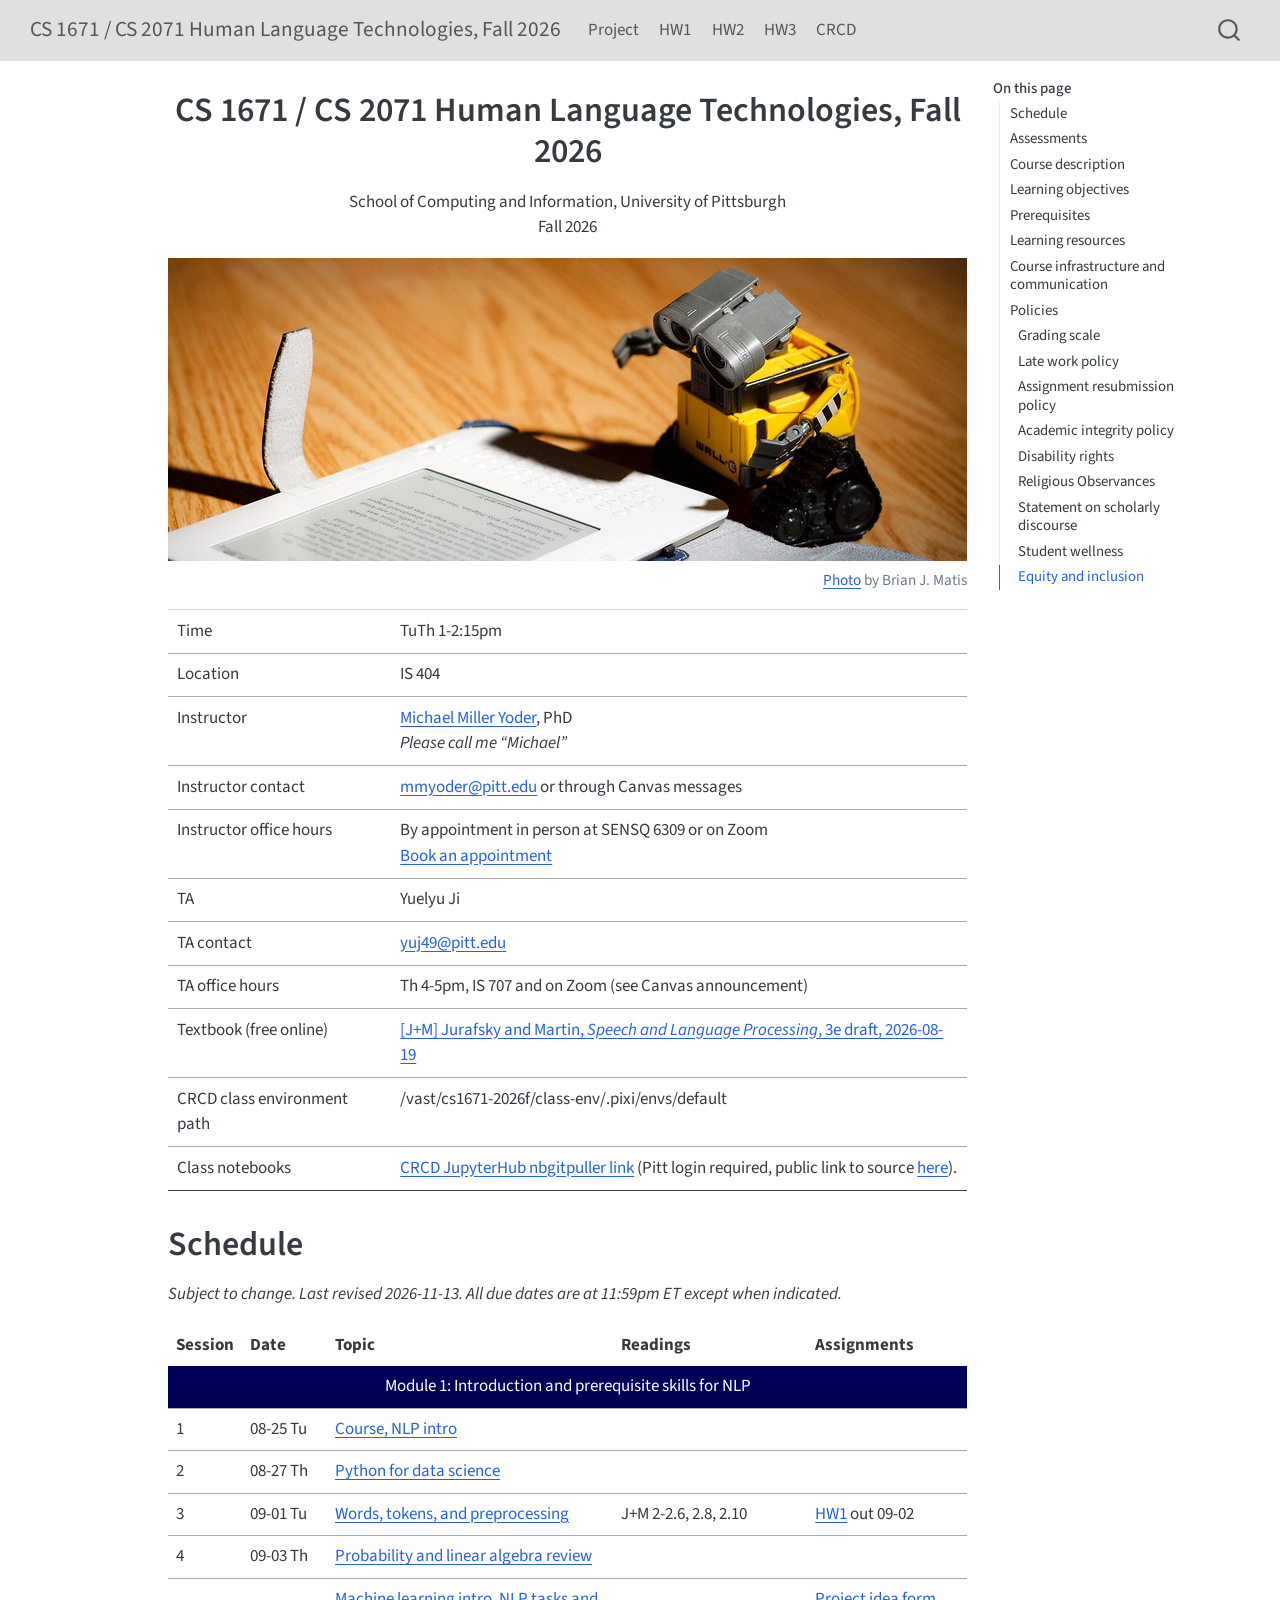
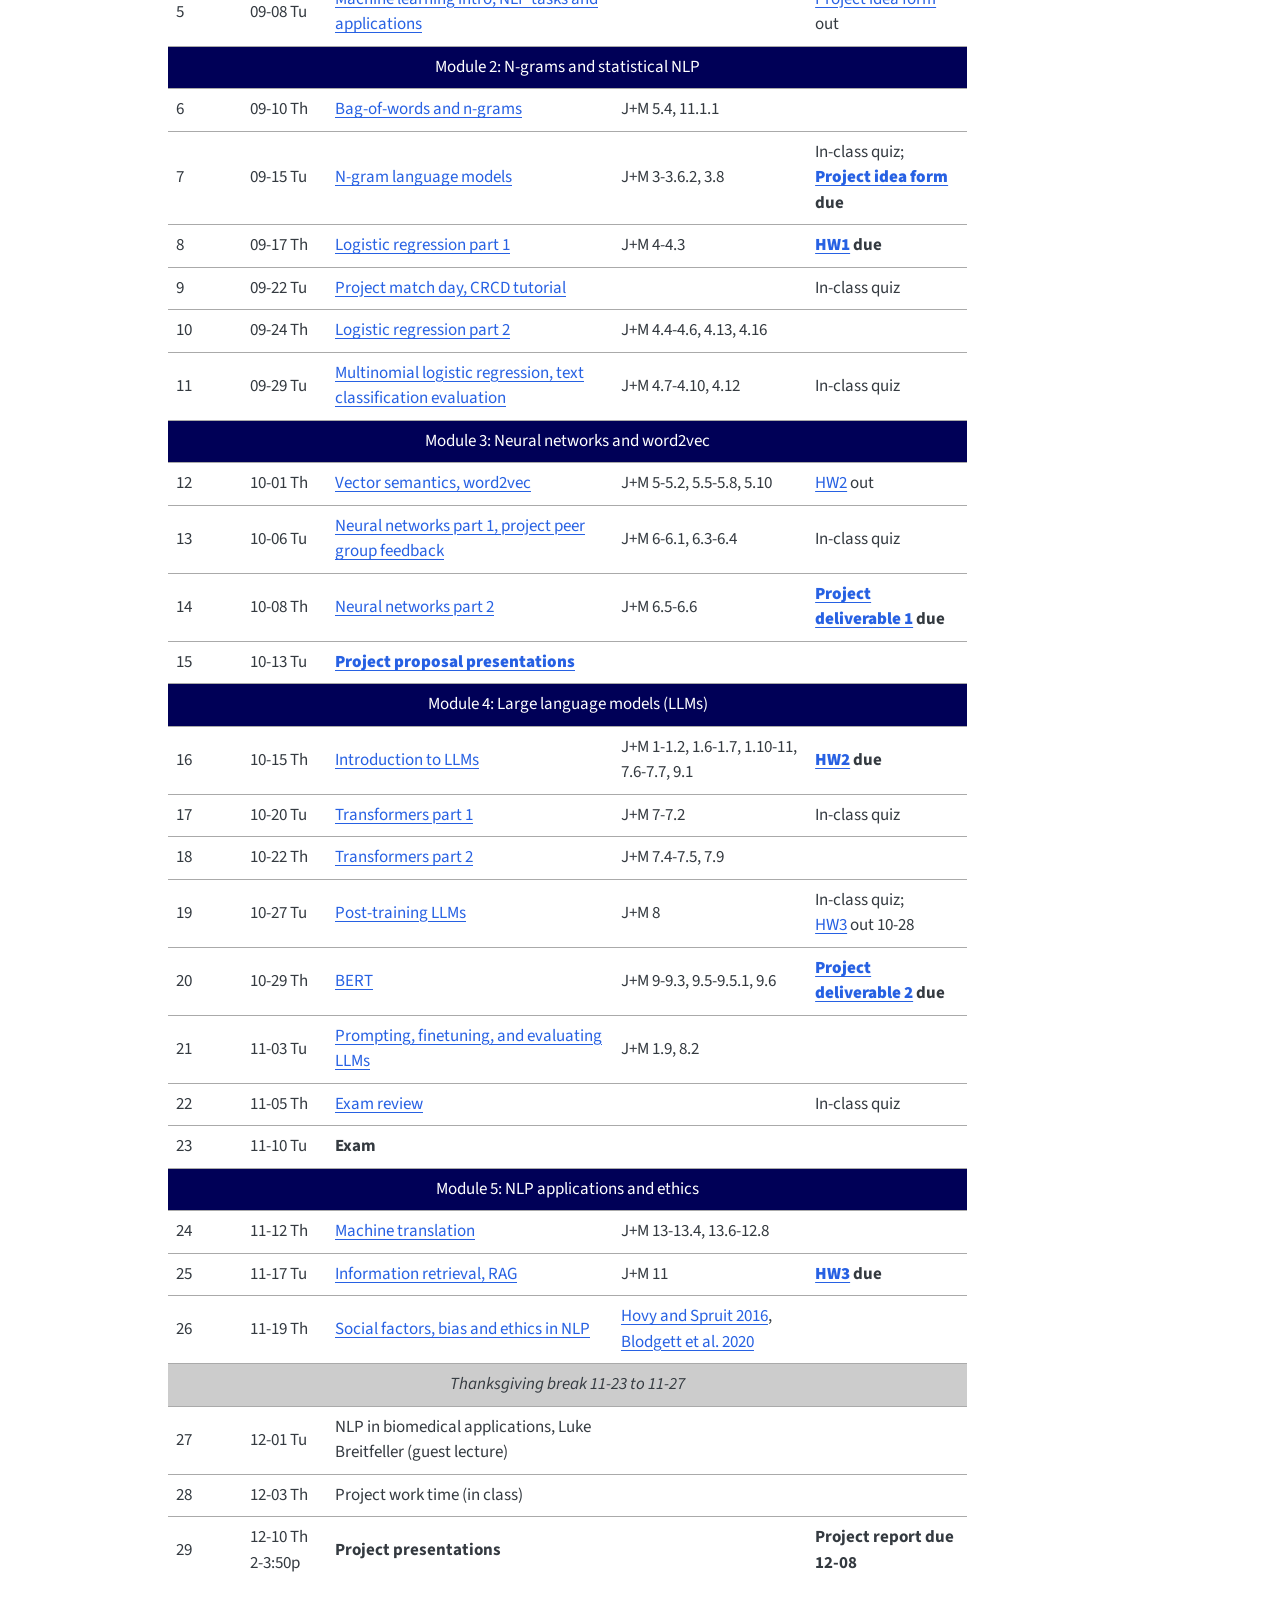
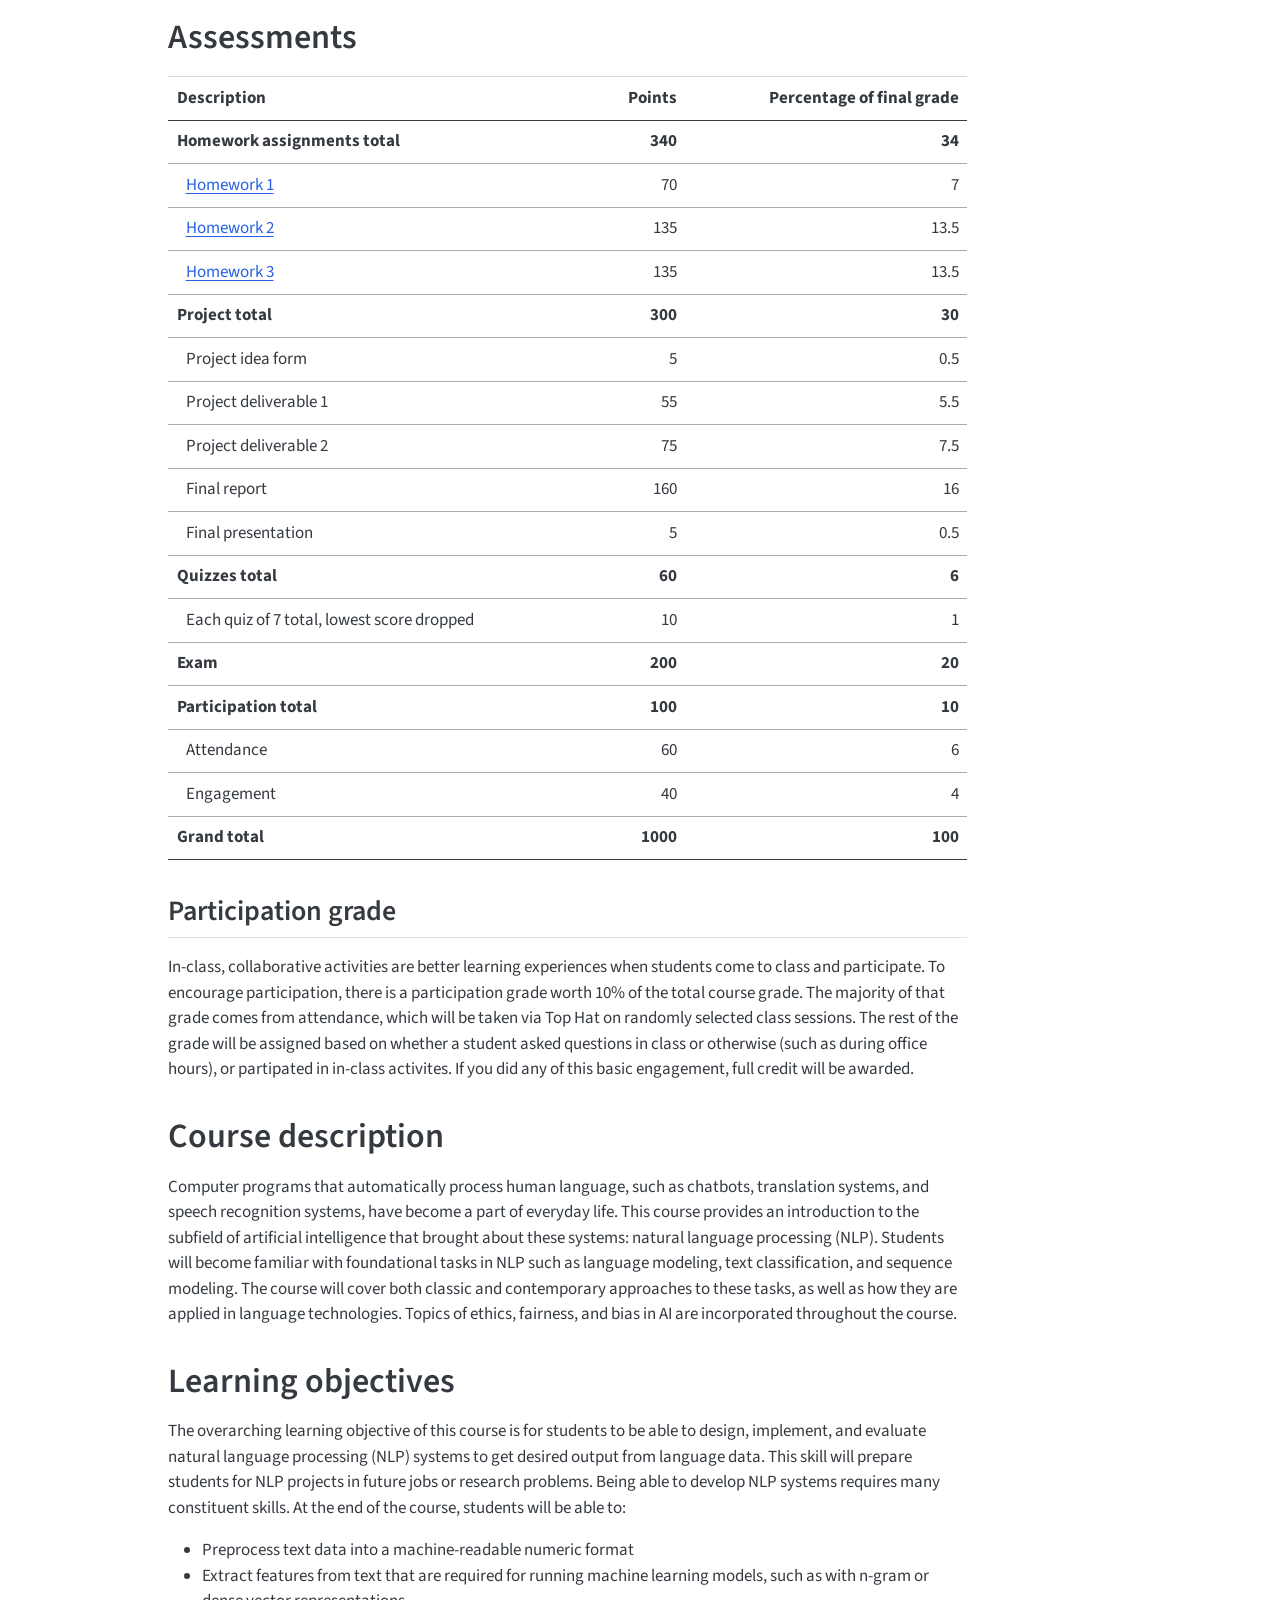
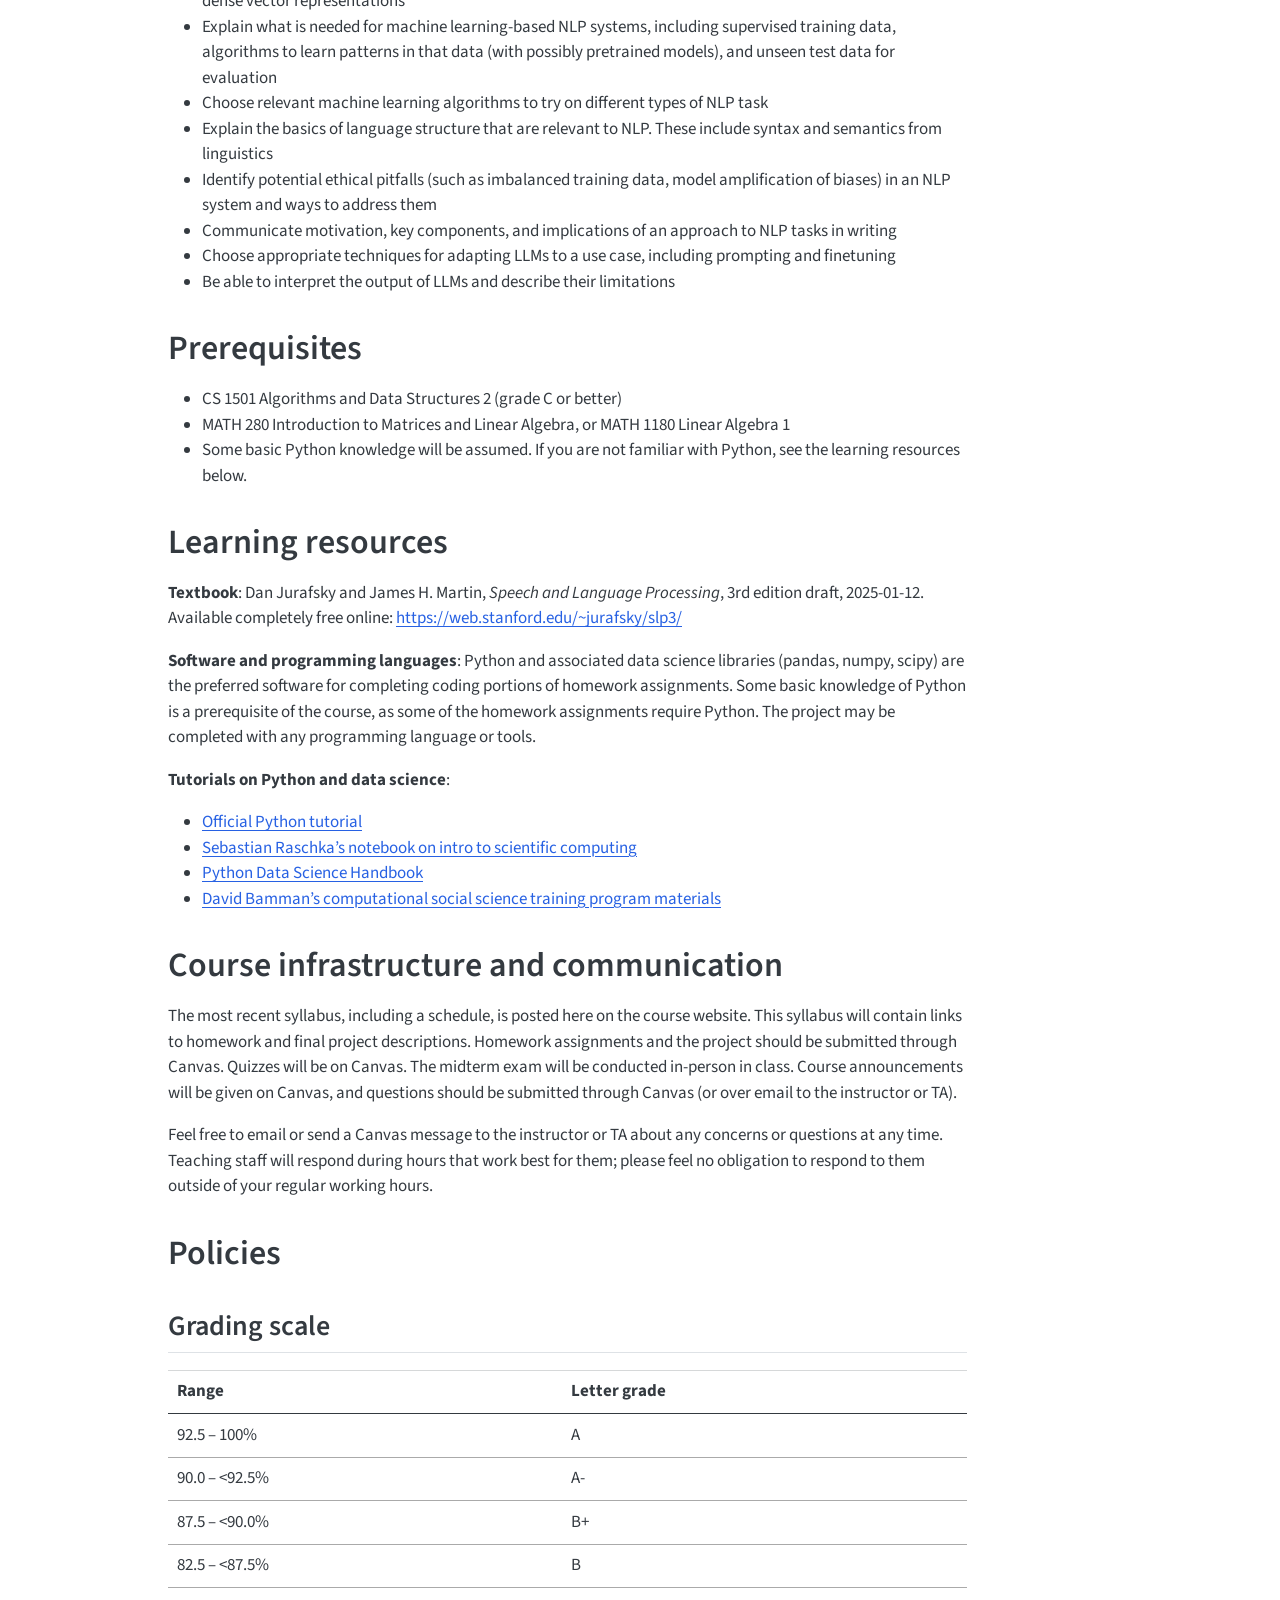
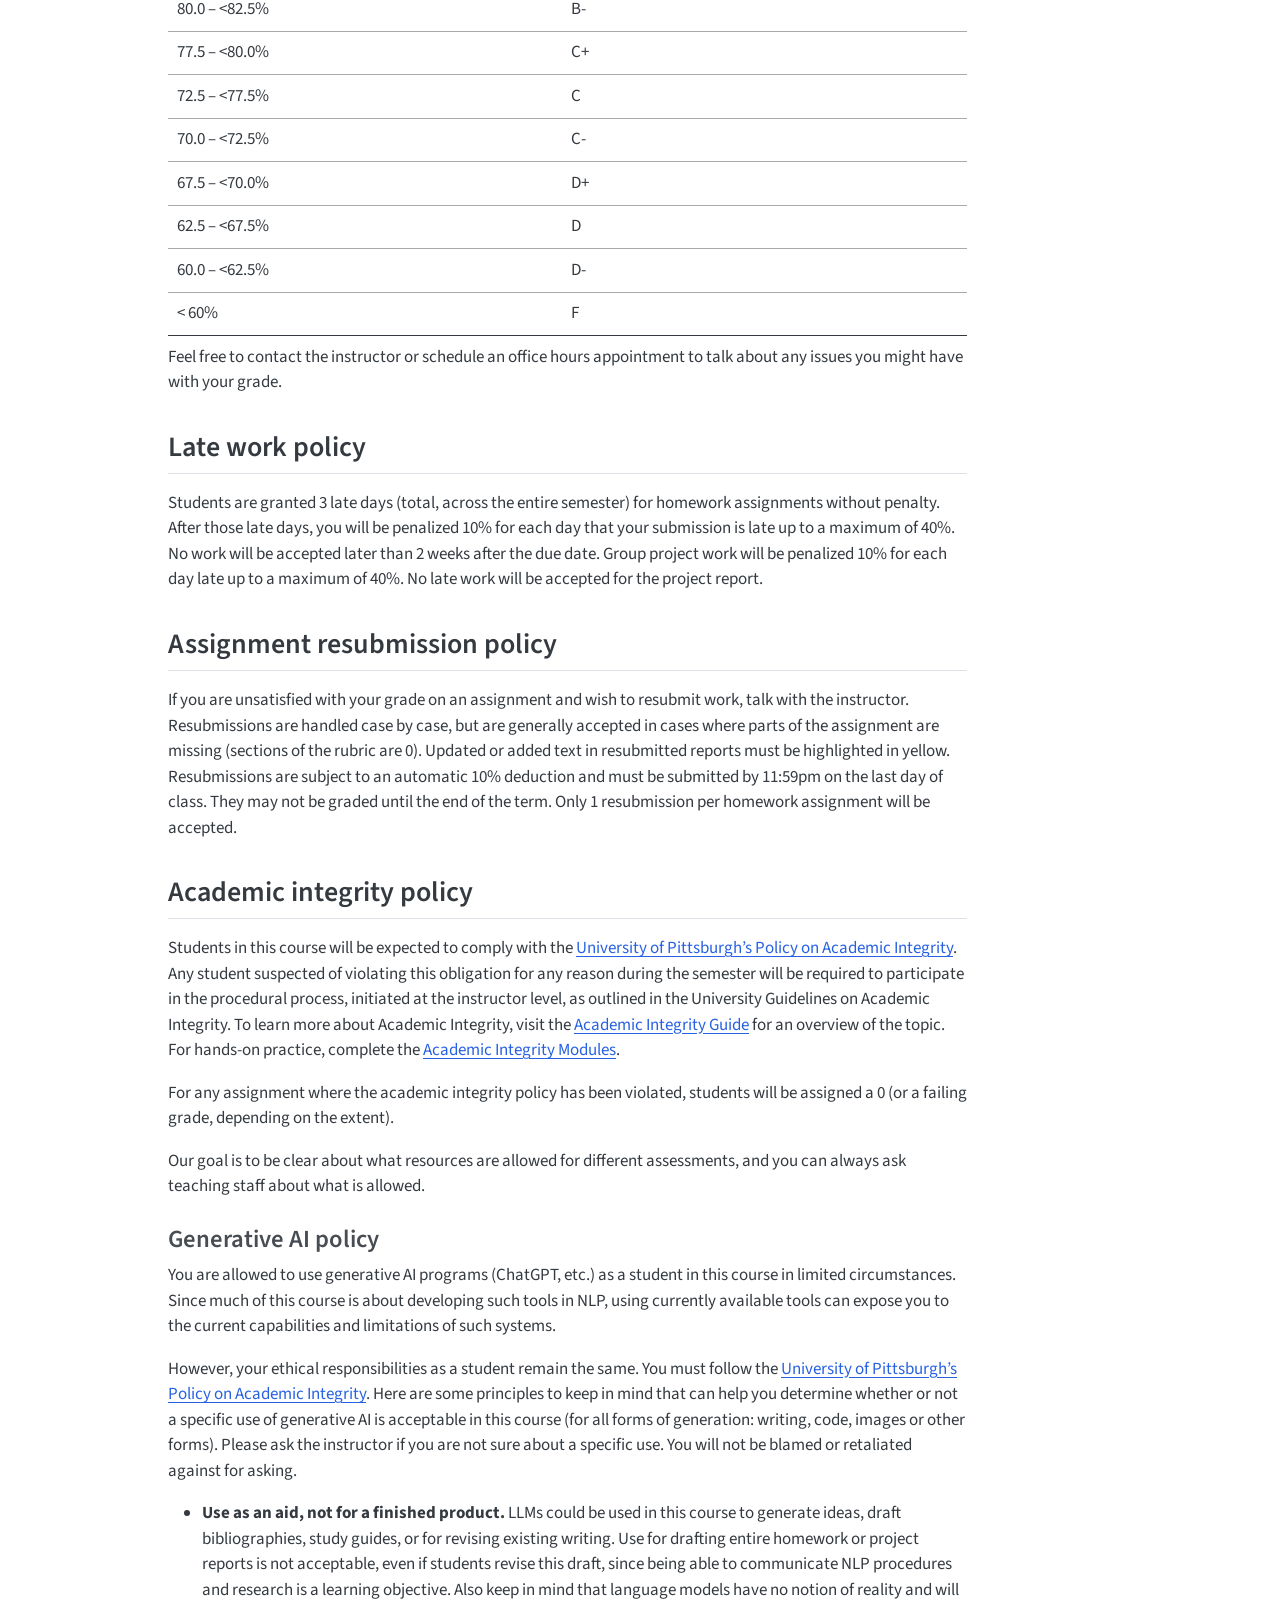
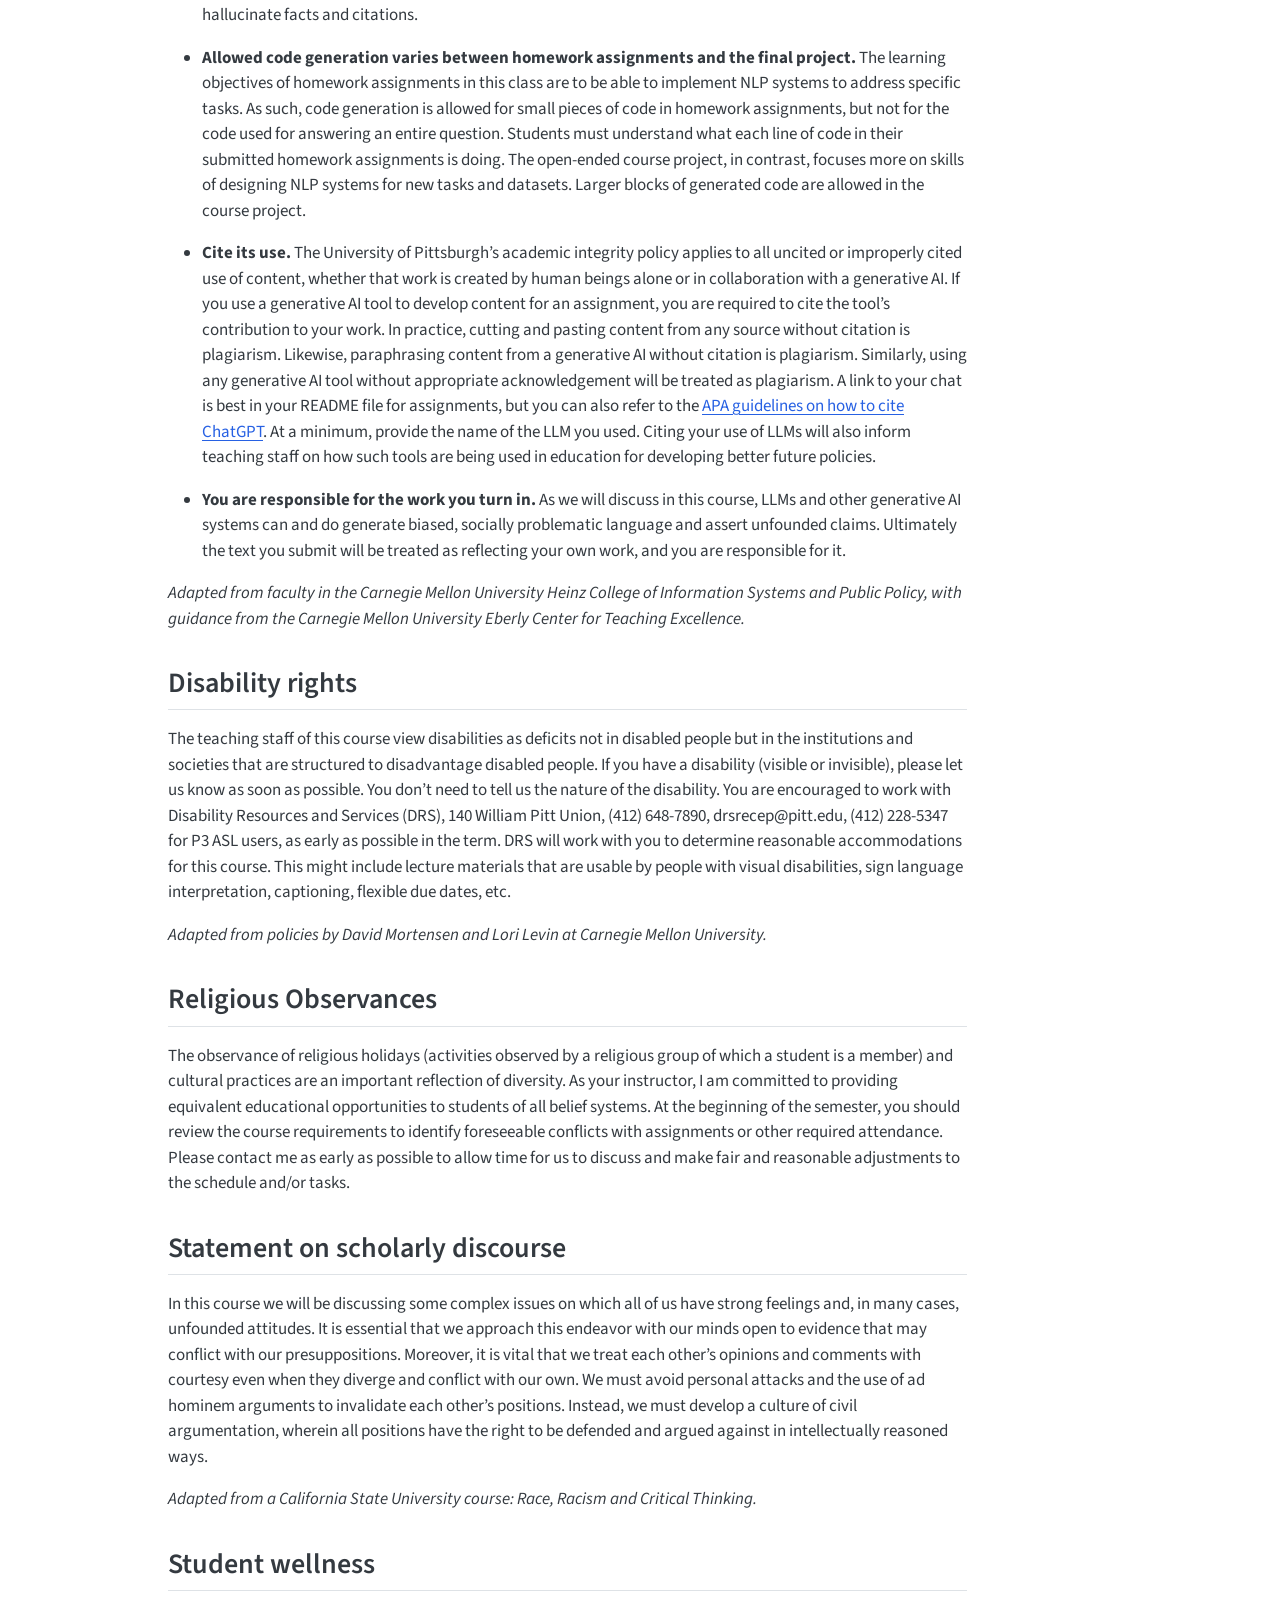
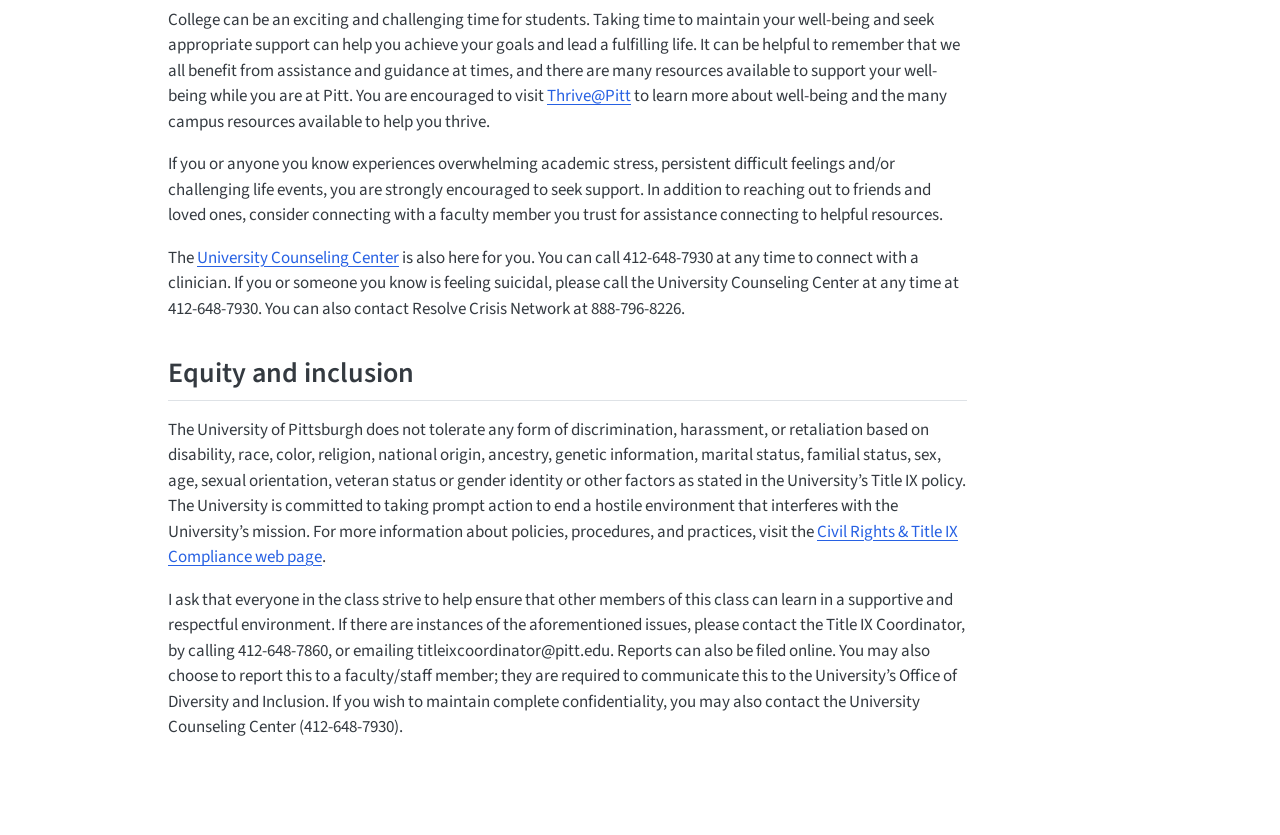
<file: docs/index.html>
<!DOCTYPE html>
<html xmlns="http://www.w3.org/1999/xhtml" lang="en" xml:lang="en"><head>

<meta charset="utf-8">
<meta name="generator" content="quarto-1.9.38">

<meta name="viewport" content="width=device-width, initial-scale=1.0, user-scalable=yes">


<title>CS 1671 / CS 2071 Human Language Technologies, Fall 2026</title>
<style>
/* Default styles provided by pandoc.
** See https://pandoc.org/MANUAL.html#variables-for-html for config info.
*/
code{white-space: pre-wrap;}
span.smallcaps{font-variant: small-caps;}
div.columns{display: flex; gap: min(4vw, 1.5em);}
div.column{flex: auto; overflow-x: auto;}
div.hanging-indent{margin-left: 1.5em; text-indent: -1.5em;}
ul.task-list{list-style: none;}
ul.task-list li input[type="checkbox"] {
  width: 0.8em;
  margin: 0 0.8em 0.2em -1em; /* quarto-specific, see https://github.com/quarto-dev/quarto-cli/issues/4556 */ 
  vertical-align: middle;
}
</style>


<script src="site_libs/quarto-nav/quarto-nav.js"></script>
<script src="site_libs/quarto-nav/headroom.min.js"></script>
<script src="site_libs/clipboard/clipboard.min.js"></script>
<script src="site_libs/quarto-search/autocomplete.umd.js"></script>
<script src="site_libs/quarto-search/fuse.min.js"></script>
<script src="site_libs/quarto-search/quarto-search.js"></script>
<meta name="quarto:offset" content="./">
<script src="site_libs/quarto-html/quarto.js" type="module"></script>
<script src="site_libs/quarto-html/tabsets/tabsets.js" type="module"></script>
<script src="site_libs/quarto-html/popper.min.js"></script>
<script src="site_libs/quarto-html/tippy.umd.min.js"></script>
<script src="site_libs/quarto-html/anchor.min.js"></script>
<link href="site_libs/quarto-html/tippy.css" rel="stylesheet">
<link href="site_libs/quarto-html/quarto-syntax-highlighting-15634bcf2e68342d4ad2dfa704d543f6.css" rel="stylesheet" id="quarto-text-highlighting-styles">
<script src="site_libs/bootstrap/bootstrap.min.js"></script>
<link href="site_libs/bootstrap/bootstrap-icons.css" rel="stylesheet">
<link href="site_libs/bootstrap/bootstrap-a09f8f9c4b7da7079d5e1ef846e64efc.min.css" rel="stylesheet" append-hash="true" id="quarto-bootstrap" data-mode="light">
<script id="quarto-search-options" type="application/json">{
  "location": "navbar",
  "copy-button": false,
  "collapse-after": 3,
  "panel-placement": "end",
  "type": "overlay",
  "limit": 50,
  "keyboard-shortcut": [
    "f",
    "/",
    "s"
  ],
  "show-item-context": false,
  "language": {
    "search-no-results-text": "No results",
    "search-matching-documents-text": "matching documents",
    "search-copy-link-title": "Copy link to search",
    "search-hide-matches-text": "Hide additional matches",
    "search-more-match-text": "more match in this document",
    "search-more-matches-text": "more matches in this document",
    "search-clear-button-title": "Clear",
    "search-text-placeholder": "",
    "search-detached-cancel-button-title": "Cancel",
    "search-submit-button-title": "Submit",
    "search-label": "Search"
  }
}</script>


<link rel="stylesheet" href="styles.css">
</head>

<body class="nav-fixed quarto-light">

<div id="quarto-search-results"></div>
  <header id="quarto-header" class="headroom fixed-top">
    <nav class="navbar navbar-expand-lg " data-bs-theme="dark">
      <div class="navbar-container container-fluid">
      <div class="navbar-brand-container mx-auto">
    <a class="navbar-brand" href="./index.html">
    <span class="navbar-title">CS 1671 / CS 2071 Human Language Technologies, Fall 2026</span>
    </a>
  </div>
            <div id="quarto-search" class="" title="Search"></div>
          <button class="navbar-toggler" type="button" data-bs-toggle="collapse" data-bs-target="#navbarCollapse" aria-controls="navbarCollapse" role="menu" aria-expanded="false" aria-label="Toggle navigation" onclick="if (window.quartoToggleHeadroom) { window.quartoToggleHeadroom(); }">
  <span class="navbar-toggler-icon"></span>
</button>
          <div class="collapse navbar-collapse" id="navbarCollapse">
            <ul class="navbar-nav navbar-nav-scroll me-auto">
  <li class="nav-item">
    <a class="nav-link" href="./project.html"> 
<span class="menu-text">Project</span></a>
  </li>  
  <li class="nav-item">
    <a class="nav-link" href="./hw1.html"> 
<span class="menu-text">HW1</span></a>
  </li>  
  <li class="nav-item">
    <a class="nav-link" href="./hw2.html"> 
<span class="menu-text">HW2</span></a>
  </li>  
  <li class="nav-item">
    <a class="nav-link" href="./hw3.html"> 
<span class="menu-text">HW3</span></a>
  </li>  
  <li class="nav-item">
    <a class="nav-link" href="./crcd.html"> 
<span class="menu-text">CRCD</span></a>
  </li>  
</ul>
          </div> <!-- /navcollapse -->
            <div class="quarto-navbar-tools">
</div>
      </div> <!-- /container-fluid -->
    </nav>
</header>
<!-- content -->
<div id="quarto-content" class="quarto-container page-columns page-rows-contents page-layout-article page-navbar">
<!-- sidebar -->
<!-- margin-sidebar -->
    <div id="quarto-margin-sidebar" class="sidebar margin-sidebar">
        <nav id="TOC" role="doc-toc" class="toc-active">
    <h2 id="toc-title">On this page</h2>
   
  <ul>
  <li><a href="#schedule" id="toc-schedule" class="nav-link active" data-scroll-target="#schedule">Schedule</a></li>
  <li><a href="#assessments" id="toc-assessments" class="nav-link" data-scroll-target="#assessments">Assessments</a>
  <ul class="collapse">
  <li><a href="#participation-grade" id="toc-participation-grade" class="nav-link" data-scroll-target="#participation-grade">Participation grade</a></li>
  </ul></li>
  <li><a href="#course-description" id="toc-course-description" class="nav-link" data-scroll-target="#course-description">Course description</a></li>
  <li><a href="#learning-objectives" id="toc-learning-objectives" class="nav-link" data-scroll-target="#learning-objectives">Learning objectives</a></li>
  <li><a href="#prerequisites" id="toc-prerequisites" class="nav-link" data-scroll-target="#prerequisites">Prerequisites</a></li>
  <li><a href="#learning-resources" id="toc-learning-resources" class="nav-link" data-scroll-target="#learning-resources">Learning resources</a></li>
  <li><a href="#course-infrastructure-and-communication" id="toc-course-infrastructure-and-communication" class="nav-link" data-scroll-target="#course-infrastructure-and-communication">Course infrastructure and communication</a></li>
  <li><a href="#policies" id="toc-policies" class="nav-link" data-scroll-target="#policies">Policies</a>
  <ul class="collapse">
  <li><a href="#grading-scale" id="toc-grading-scale" class="nav-link" data-scroll-target="#grading-scale">Grading scale</a></li>
  <li><a href="#late-work-policy" id="toc-late-work-policy" class="nav-link" data-scroll-target="#late-work-policy">Late work policy</a></li>
  <li><a href="#assignment-resubmission-policy" id="toc-assignment-resubmission-policy" class="nav-link" data-scroll-target="#assignment-resubmission-policy">Assignment resubmission policy</a></li>
  <li><a href="#academic-integrity-policy" id="toc-academic-integrity-policy" class="nav-link" data-scroll-target="#academic-integrity-policy">Academic integrity policy</a>
  <ul class="collapse">
  <li><a href="#generative-ai-policy" id="toc-generative-ai-policy" class="nav-link" data-scroll-target="#generative-ai-policy">Generative AI policy</a></li>
  </ul></li>
  <li><a href="#disability-rights" id="toc-disability-rights" class="nav-link" data-scroll-target="#disability-rights">Disability rights</a></li>
  <li><a href="#religious-observances" id="toc-religious-observances" class="nav-link" data-scroll-target="#religious-observances">Religious Observances</a></li>
  <li><a href="#statement-on-scholarly-discourse" id="toc-statement-on-scholarly-discourse" class="nav-link" data-scroll-target="#statement-on-scholarly-discourse">Statement on scholarly discourse</a></li>
  <li><a href="#student-wellness" id="toc-student-wellness" class="nav-link" data-scroll-target="#student-wellness">Student wellness</a></li>
  <li><a href="#equity-and-inclusion" id="toc-equity-and-inclusion" class="nav-link" data-scroll-target="#equity-and-inclusion">Equity and inclusion</a></li>
  </ul></li>
  </ul>
</nav>
    </div>
<!-- main -->
<main class="content" id="quarto-document-content">

<header id="title-block-header" class="quarto-title-block default">
<div class="quarto-title">
<h1 class="title">CS 1671 / CS 2071 Human Language Technologies, Fall 2026</h1>
</div>



<div class="quarto-title-meta">

    
  
    
  </div>
  


</header>


<div style="text-align: center">
<p>School of Computing and Information, University of Pittsburgh<br>
Fall 2026</p>
</div>
<div class="quarto-figure quarto-figure-center">
<figure class="figure">
<p><img src="img/matis_robot_reading_ebook_cropped.jpg" class="img-fluid figure-img"></p>
<figcaption><a href="https://www.flickr.com/photos/brianjmatis/4333643093/">Photo</a> by Brian J. Matis</figcaption>
</figure>
</div>
<table class="caption-top table">
<tbody>
<tr class="odd">
<td>Time</td>
<td>TuTh 1-2:15pm</td>
</tr>
<tr class="even">
<td>Location</td>
<td>IS 404</td>
</tr>
<tr class="odd">
<td>Instructor</td>
<td><a href="https://michaelmilleryoder.github.io">Michael Miller Yoder</a>, PhD<br><em>Please call me “Michael”</em></td>
</tr>
<tr class="even">
<td>Instructor contact</td>
<td><a href="mailto:mmyoder@pitt.edu">mmyoder@pitt.edu</a> or through Canvas messages</td>
</tr>
<tr class="odd">
<td>Instructor office hours</td>
<td>By appointment in person at SENSQ 6309 or on Zoom<br><a href="https://outlook.office.com/bookwithme/user/2536c861ee3f49ab9a4a872751754279@pitt.edu?anonymous&amp;ep=plink">Book an appointment</a></td>
</tr>
<tr class="even">
<td>TA</td>
<td>Yuelyu Ji</td>
</tr>
<tr class="odd">
<td>TA contact</td>
<td><a href="mailto:yuj49@pitt.edu">yuj49@pitt.edu</a></td>
</tr>
<tr class="even">
<td>TA office hours</td>
<td>Th 4-5pm, IS 707 and on Zoom (see Canvas announcement)</td>
</tr>
<tr class="odd">
<td>Textbook (free online)</td>
<td><a href="https://web.stanford.edu/~jurafsky/slp3">[J+M] Jurafsky and Martin, <em>Speech and Language Processing</em>, 3e draft, 2026-08-19</a></td>
</tr>
<tr class="even">
<td>CRCD class environment path</td>
<td>/vast/cs1671-2026f/class-env/.pixi/envs/default</td>
</tr>
<tr class="odd">
<td>Class notebooks</td>
<td><a href="https://jupyter.crc.pitt.edu/hub/user-redirect/git-pull?repo=https%3A%2F%2Fgithub.com%2Fmichaelmilleryoder%2Fcs1671_fall2026_jupyterhub&amp;urlpath=lab%2Ftree%2Fcs1671_fall2026_jupyterhub%2F&amp;branch=main">CRCD JupyterHub nbgitpuller link</a> (Pitt login required, public link to source <a href="https://github.com/michaelmilleryoder/cs1671_fall2026_jupyterhub">here</a>).</td>
</tr>
</tbody>
</table>
<section id="schedule" class="level1">
<h1>Schedule</h1>
<p><em>Subject to change. Last revised 2026-11-13. All due dates are at 11:59pm ET except when indicated.</em></p>
<table class="schedule">
<thead>
<tr>
<th>
Session
</th>
<th style="width:85px">
Date
</th>
<th>
Topic
</th>
<th>
Readings
</th>
<th>
Assignments
</th>
</tr>
</thead>
<tbody>
<tr>
<td colspan="5" style="text-align:center; background-color:#000057; color:white">
Module 1: Introduction and prerequisite skills for NLP
</td>
</tr>
<tr>
<td>
1
</td>
<td>
08-25 Tu
</td>
<td>
<a href="slides/session1_cs1671_fall2026.pdf">Course, NLP intro</a>
</td>
<td>
</td>
<td>
</td>
</tr>
<tr>
<td>
2
</td>
<td>
08-27 Th
</td>
<td>
<a href="slides/session2_cs1671_fall2026.pdf">Python for data science</a>
</td>
<td>
</td>
<td>
</td>
</tr>
<tr>
<td>
3
</td>
<td>
09-01 Tu
</td>
<td>
<a href="slides/session3_cs1671_fall2026.pdf">Words, tokens, and preprocessing</a>
</td>
<td>
J+M 2-2.6, 2.8, 2.10
</td>
<td>
<a href="hw1">HW1</a> out 09-02
</td>
</tr>
<tr>
<td>
4
</td>
<td>
09-03 Th
</td>
<td>
<a href="slides/session4_cs1671_fall2026.pdf">Probability and linear algebra review</a>
</td>
<td>
</td>
<td>
</td>
</tr>
<tr>
<td>
5
</td>
<td>
09-08 Tu
</td>
<td>
<a href="slides/session5_cs1671_fall2026.pdf">Machine learning intro, NLP tasks and applications</a>
</td>
<td>
</td>
<td>
<a href="https://forms.cloud.microsoft/r/fe5w2jWkd1">Project idea form</a> out
</td>
</tr>
<tr>
<td colspan="5" style="text-align:center; background-color:#000057; color:white">
Module 2: N-grams and statistical NLP
</td>
</tr>
<tr>
<td>
6
</td>
<td>
09-10 Th
</td>
<td>
<a href="slides/session6_cs1671_fall2026.pdf">Bag-of-words and n-grams</a>
</td>
<td>
J+M 5.4, 11.1.1
</td>
<td>
</td>
</tr>
<tr>
<td>
7
</td>
<td>
09-15 Tu
</td>
<td>
<a href="slides/session7_cs1671_fall2026.pdf">N-gram language models</a>
</td>
<td>
J+M 3-3.6.2, 3.8
</td>
<td>
In-class quiz;<br><strong><a href="https://forms.cloud.microsoft/r/fe5w2jWkd1">Project idea form</a> due</strong>
</td>
</tr>
<tr>
<td>
8
</td>
<td>
09-17 Th
</td>
<td>
<a href="slides/session8_cs1671_fall2026.pdf">Logistic regression part 1</a>
</td>
<td>
J+M 4-4.3
</td>
<td>
<strong><a href="hw1">HW1</a> due</strong>
</td>
</tr>
<tr>
<td>
9
</td>
<td>
09-22 Tu
</td>
<td>
<a href="slides/session9_cs1671_fall2026.pdf">Project match day, CRCD tutorial</a>
</td>
<td>
</td>
<td>
In-class quiz
</td>
</tr>
<tr>
<td>
10
</td>
<td>
09-24 Th
</td>
<td>
<a href="slides/session10_cs1671_fall2026.pdf">Logistic regression part 2</a>
</td>
<td>
J+M 4.4-4.6, 4.13, 4.16
</td>
<td>
</td>
</tr>
<tr>
<td>
11
</td>
<td>
09-29 Tu
</td>
<td>
<a href="slides/session11_cs1671_fall2026.pdf">Multinomial logistic regression, text classification evaluation</a>
</td>
<td>
J+M 4.7-4.10, 4.12
</td>
<td>
In-class quiz
</td>
</tr>
<tr>
<td colspan="5" style="text-align:center; background-color:#000057; color:white">
Module 3: Neural networks and word2vec
</td>
</tr>
<tr>
<td>
12
</td>
<td>
10-01 Th
</td>
<td>
<a href="slides/session12_cs1671_fall2026.pdf">Vector semantics, word2vec</a>
</td>
<td>
J+M 5-5.2, 5.5-5.8, 5.10
</td>
<td>
<a href="hw2">HW2</a> out
</td>
</tr>
<tr>
<td>
13
</td>
<td>
10-06 Tu
</td>
<td>
<a href="slides/session13_cs1671_fall2026.pdf">Neural networks part 1, project peer group feedback</a>
</td>
<td>
J+M 6-6.1, 6.3-6.4
</td>
<td>
In-class quiz
</td>
</tr>
<tr>
<td>
14
</td>
<td>
10-08 Th
</td>
<td>
<a href="slides/session14_cs1671_fall2026.pdf">Neural networks part 2</a>
</td>
<td>
J+M 6.5-6.6
</td>
<td>
<strong><a href="project.html#project-deliverable-1">Project deliverable 1</a> due</strong>
</td>
</tr>
<tr>
<td>
15
</td>
<td>
10-13 Tu
</td>
<td>
<strong><a href="slides/session15_cs1671_fall2026.pdf">Project proposal presentations</a></strong>
</td>
<td>
</td>
<td>
</td>
</tr>
<tr>
<td colspan="5" style="text-align:center; background-color:#000057; color:white">
Module 4: Large language models (LLMs)
</td>
</tr>
<tr>
<td>
16
</td>
<td>
10-15 Th
</td>
<td>
<a href="slides/session16_cs1671_fall2026.pdf">Introduction to LLMs</a>
</td>
<td>
J+M 1-1.2, 1.6-1.7, 1.10-11, 7.6-7.7, 9.1
</td>
<td>
<strong><a href="hw2">HW2</a> due</strong>
</td>
</tr>
<tr>
<td>
17
</td>
<td>
10-20 Tu
</td>
<td>
<a href="slides/session17_cs1671_fall2026.pdf">Transformers part 1</a>
</td>
<td>
J+M 7-7.2
</td>
<td>
In-class quiz
</td>
</tr><tr>
<td>
18
</td>
<td>
10-22 Th
</td>
<td>
<a href="slides/session18_cs1671_fall2026.pdf">Transformers part 2</a>
</td>
<td>
J+M 7.4-7.5, 7.9
</td>
<td>
</td>
</tr>
<tr>
<td>
19
</td>
<td>
10-27 Tu
</td>
<td>
<a href="slides/session19_cs1671_fall2026.pdf">Post-training LLMs</a>
</td>
<td>
J+M 8
</td>
<td>
In-class quiz;<br><a href="hw3">HW3</a> out 10-28
</td>
</tr>
<tr>
<td>
20
</td>
<td>
10-29 Th
</td>
<td>
<a href="slides/session20_cs1671_fall2026.pdf">BERT</a>
</td>
<td>
J+M 9-9.3, 9.5-9.5.1, 9.6
</td>
<td>
<strong><a href="project.html#deliverable-2">Project deliverable 2</a> due</strong>
</td>
</tr>
<tr>
<td>
21
</td>
<td>
11-03 Tu
</td>
<td>
<a href="slides/session21_cs1671_fall2026.pdf">Prompting, finetuning, and evaluating LLMs</a>
</td>
<td>
J+M 1.9, 8.2
</td>
<td>
</td>
</tr>
<tr>
<td>
22
</td>
<td>
11-05 Th
</td>
<td>
<a href="slides/session22_cs1671_fall2026.pdf">Exam review</a>
</td>
<td>
</td>
<td>
In-class quiz
</td>
</tr>
<tr>
<td>
23
</td>
<td>
11-10 Tu
</td>
<td>
<strong>Exam</strong>
</td>
<td>
</td>
<td>
</td>
</tr>
<tr>
<td colspan="5" style="text-align:center; background-color:#000057; color:white">
Module 5: NLP applications and ethics
</td>
</tr>
<tr>
<td>
24
</td>
<td>
11-12 Th
</td>
<td>
<a href="slides/session24_cs1671_fall2026.pdf">Machine translation</a>
</td>
<td>
J+M 13-13.4, 13.6-12.8
</td>
<td>
</td>
</tr>
<tr>
<td>
25
</td>
<td>
11-17 Tu
</td>
<td>
<a href="slides/session25_cs1671_fall2026.pdf">Information retrieval, RAG</a>
</td>
<td>
J+M 11
</td>
<td>
<strong><a href="hw3">HW3</a> due</strong>
</td>
</tr>
<tr>
<td>
26
</td>
<td>
11-19 Th
</td>
<td>
<a href="slides/session26_cs1671_fall2026.pdf">Social factors, bias and ethics in NLP</a>
</td>
<td>
<a href="https://aclanthology.org/P16-2096.pdf">Hovy and Spruit 2016</a>, <a href="https://aclanthology.org/2020.acl-main.485.pdf">Blodgett et al.&nbsp;2020</a>
</td>
<td>
</td>
</tr>
<tr style="background-color:#cccccc">
<td colspan="5" style="text-align:center; font-style:italic">
Thanksgiving break 11-23 to 11-27
</td>
</tr>
<tr>
<td>
27
</td>
<td>
12-01 Tu
</td>
<td>
NLP in biomedical applications, Luke Breitfeller (guest lecture)
</td>
<td>
</td>
<td>
</td>
</tr>
<tr>
<td>
28
</td>
<td>
12-03 Th
</td>
<td>
Project work time (in class)
</td>
<td>
</td>
</tr>
<tr>
<td>
29
</td>
<td>
12-10 Th<br>2-3:50p
</td>
<td>
<strong>Project presentations</strong>
</td>
<td>
</td>
<td>
<strong>Project report due 12-08</strong>
</td>
</tr>
</tbody>
</table>
</section>
<section id="assessments" class="level1">
<h1>Assessments</h1>
<table class="caption-top table">
<thead>
<tr class="header">
<th>Description</th>
<th style="text-align: right;">Points</th>
<th style="text-align: right;">Percentage of final grade</th>
</tr>
</thead>
<tbody>
<tr class="odd">
<td><strong>Homework assignments total</strong></td>
<td style="text-align: right;"><strong>340</strong></td>
<td style="text-align: right;"><strong>34</strong></td>
</tr>
<tr class="even">
<td> <a href="hw1">Homework 1</a></td>
<td style="text-align: right;">70</td>
<td style="text-align: right;">7</td>
</tr>
<tr class="odd">
<td> <a href="hw2">Homework 2</a></td>
<td style="text-align: right;">135</td>
<td style="text-align: right;">13.5</td>
</tr>
<tr class="even">
<td> <a href="hw3">Homework 3</a></td>
<td style="text-align: right;">135</td>
<td style="text-align: right;">13.5</td>
</tr>
<tr class="odd">
<td><strong>Project total</strong></td>
<td style="text-align: right;"><strong>300</strong></td>
<td style="text-align: right;"><strong>30</strong></td>
</tr>
<tr class="even">
<td> Project idea form</td>
<td style="text-align: right;">5</td>
<td style="text-align: right;">0.5</td>
</tr>
<tr class="odd">
<td> Project deliverable 1</td>
<td style="text-align: right;">55</td>
<td style="text-align: right;">5.5</td>
</tr>
<tr class="even">
<td> Project deliverable 2</td>
<td style="text-align: right;">75</td>
<td style="text-align: right;">7.5</td>
</tr>
<tr class="odd">
<td> Final report</td>
<td style="text-align: right;">160</td>
<td style="text-align: right;">16</td>
</tr>
<tr class="even">
<td> Final presentation</td>
<td style="text-align: right;">5</td>
<td style="text-align: right;">0.5</td>
</tr>
<tr class="odd">
<td><strong>Quizzes total</strong></td>
<td style="text-align: right;"><strong>60</strong></td>
<td style="text-align: right;"><strong>6</strong></td>
</tr>
<tr class="even">
<td> Each quiz of 7 total, lowest score dropped</td>
<td style="text-align: right;">10</td>
<td style="text-align: right;">1</td>
</tr>
<tr class="odd">
<td><strong>Exam</strong></td>
<td style="text-align: right;"><strong>200</strong></td>
<td style="text-align: right;"><strong>20</strong></td>
</tr>
<tr class="even">
<td><strong>Participation total</strong></td>
<td style="text-align: right;"><strong>100</strong></td>
<td style="text-align: right;"><strong>10</strong></td>
</tr>
<tr class="odd">
<td> Attendance</td>
<td style="text-align: right;">60</td>
<td style="text-align: right;">6</td>
</tr>
<tr class="even">
<td> Engagement</td>
<td style="text-align: right;">40</td>
<td style="text-align: right;">4</td>
</tr>
<tr class="odd">
<td><strong>Grand total</strong></td>
<td style="text-align: right;"><strong>1000</strong></td>
<td style="text-align: right;"><strong>100</strong></td>
</tr>
</tbody>
</table>
<section id="participation-grade" class="level2">
<h2 class="anchored" data-anchor-id="participation-grade">Participation grade</h2>
<p>In-class, collaborative activities are better learning experiences when students come to class and participate. To encourage participation, there is a participation grade worth 10% of the total course grade. The majority of that grade comes from attendance, which will be taken via Top Hat on randomly selected class sessions. The rest of the grade will be assigned based on whether a student asked questions in class or otherwise (such as during office hours), or partipated in in-class activites. If you did any of this basic engagement, full credit will be awarded.</p>
</section>
</section>
<section id="course-description" class="level1">
<h1>Course description</h1>
<p>Computer programs that automatically process human language, such as chatbots, translation systems, and speech recognition systems, have become a part of everyday life. This course provides an introduction to the subfield of artificial intelligence that brought about these systems: natural language processing (NLP). Students will become familiar with foundational tasks in NLP such as language modeling, text classification, and sequence modeling. The course will cover both classic and contemporary approaches to these tasks, as well as how they are applied in language technologies. Topics of ethics, fairness, and bias in AI are incorporated throughout the course.</p>
</section>
<section id="learning-objectives" class="level1">
<h1>Learning objectives</h1>
<p>The overarching learning objective of this course is for students to be able to design, implement, and evaluate natural language processing (NLP) systems to get desired output from language data. This skill will prepare students for NLP projects in future jobs or research problems. Being able to develop NLP systems requires many constituent skills. At the end of the course, students will be able to:</p>
<ul>
<li>Preprocess text data into a machine-readable numeric format</li>
<li>Extract features from text that are required for running machine learning models, such as with n-gram or dense vector representations</li>
<li>Explain what is needed for machine learning-based NLP systems, including supervised training data, algorithms to learn patterns in that data (with possibly pretrained models), and unseen test data for evaluation</li>
<li>Choose relevant machine learning algorithms to try on different types of NLP task</li>
<li>Explain the basics of language structure that are relevant to NLP. These include syntax and semantics from linguistics</li>
<li>Identify potential ethical pitfalls (such as imbalanced training data, model amplification of biases) in an NLP system and ways to address them</li>
<li>Communicate motivation, key components, and implications of an approach to NLP tasks in writing</li>
<li>Choose appropriate techniques for adapting LLMs to a use case, including prompting and finetuning</li>
<li>Be able to interpret the output of LLMs and describe their limitations</li>
</ul>
</section>
<section id="prerequisites" class="level1">
<h1>Prerequisites</h1>
<ul>
<li>CS 1501 Algorithms and Data Structures 2 (grade C or better)</li>
<li>MATH 280 Introduction to Matrices and Linear Algebra, or MATH 1180 Linear Algebra 1</li>
<li>Some basic Python knowledge will be assumed. If you are not familiar with Python, see the learning resources below.</li>
</ul>
</section>
<section id="learning-resources" class="level1">
<h1>Learning resources</h1>
<p><strong>Textbook</strong>: Dan Jurafsky and James H. Martin, <em>Speech and Language Processing</em>, 3rd edition draft, 2025-01-12. Available completely free online: <a href="https://web.stanford.edu/~jurafsky/slp3/">https://web.stanford.edu/~jurafsky/slp3/</a></p>
<p><strong>Software and programming languages</strong>: Python and associated data science libraries (pandas, numpy, scipy) are the preferred software for completing coding portions of homework assignments. Some basic knowledge of Python is a prerequisite of the course, as some of the homework assignments require Python. The project may be completed with any programming language or tools.</p>
<p><strong>Tutorials on Python and data science</strong>:</p>
<ul>
<li><a href="https://docs.python.org/3/tutorial/index.html">Official Python tutorial</a></li>
<li><a href="https://github.com/rasbt/stat451-machine-learning-fs20/blob/master/L04/04_scipython__code.ipynb">Sebastian Raschka’s notebook on intro to scientific computing</a></li>
<li><a href="https://jakevdp.github.io/PythonDataScienceHandbook/">Python Data Science Handbook</a></li>
<li><a href="https://github.com/dlab-berkeley/Computational-Social-Science-Training-Program">David Bamman’s computational social science training program materials</a></li>
</ul>
</section>
<section id="course-infrastructure-and-communication" class="level1">
<h1>Course infrastructure and communication</h1>
<p>The most recent syllabus, including a schedule, is posted here on the course website. This syllabus will contain links to homework and final project descriptions. Homework assignments and the project should be submitted through Canvas. Quizzes will be on Canvas. The midterm exam will be conducted in-person in class. Course announcements will be given on Canvas, and questions should be submitted through Canvas (or over email to the instructor or TA).</p>
<p>Feel free to email or send a Canvas message to the instructor or TA about any concerns or questions at any time. Teaching staff will respond during hours that work best for them; please feel no obligation to respond to them outside of your regular working hours.</p>
</section>
<section id="policies" class="level1">
<h1>Policies</h1>
<section id="grading-scale" class="level2">
<h2 class="anchored" data-anchor-id="grading-scale">Grading scale</h2>
<table class="caption-top table">
<thead>
<tr class="header">
<th>Range</th>
<th>Letter grade</th>
</tr>
</thead>
<tbody>
<tr class="odd">
<td>92.5 – 100%</td>
<td>A</td>
</tr>
<tr class="even">
<td>90.0 – &lt;92.5%</td>
<td>A-</td>
</tr>
<tr class="odd">
<td>87.5 – &lt;90.0%</td>
<td>B+</td>
</tr>
<tr class="even">
<td>82.5 – &lt;87.5%</td>
<td>B</td>
</tr>
<tr class="odd">
<td>80.0 – &lt;82.5%</td>
<td>B-</td>
</tr>
<tr class="even">
<td>77.5 – &lt;80.0%</td>
<td>C+</td>
</tr>
<tr class="odd">
<td>72.5 – &lt;77.5%</td>
<td>C</td>
</tr>
<tr class="even">
<td>70.0 – &lt;72.5%</td>
<td>C-</td>
</tr>
<tr class="odd">
<td>67.5 – &lt;70.0%</td>
<td>D+</td>
</tr>
<tr class="even">
<td>62.5 – &lt;67.5%</td>
<td>D</td>
</tr>
<tr class="odd">
<td>60.0 – &lt;62.5%</td>
<td>D-</td>
</tr>
<tr class="even">
<td>&lt; 60%</td>
<td>F</td>
</tr>
</tbody>
</table>
<p>Feel free to contact the instructor or schedule an office hours appointment to talk about any issues you might have with your grade.</p>
</section>
<section id="late-work-policy" class="level2">
<h2 class="anchored" data-anchor-id="late-work-policy">Late work policy</h2>
<p>Students are granted 3 late days (total, across the entire semester) for homework assignments without penalty. After those late days, you will be penalized 10% for each day that your submission is late up to a maximum of 40%. No work will be accepted later than 2 weeks after the due date. Group project work will be penalized 10% for each day late up to a maximum of 40%. No late work will be accepted for the project report.</p>
</section>
<section id="assignment-resubmission-policy" class="level2">
<h2 class="anchored" data-anchor-id="assignment-resubmission-policy">Assignment resubmission policy</h2>
<p>If you are unsatisfied with your grade on an assignment and wish to resubmit work, talk with the instructor. Resubmissions are handled case by case, but are generally accepted in cases where parts of the assignment are missing (sections of the rubric are 0). Updated or added text in resubmitted reports must be highlighted in yellow. Resubmissions are subject to an automatic 10% deduction and must be submitted by 11:59pm on the last day of class. They may not be graded until the end of the term. Only 1 resubmission per homework assignment will be accepted.</p>
</section>
<section id="academic-integrity-policy" class="level2">
<h2 class="anchored" data-anchor-id="academic-integrity-policy">Academic integrity policy</h2>
<p>Students in this course will be expected to comply with the <a href="https://www.provost.pitt.edu/info/ai1.html">University of Pittsburgh’s Policy on Academic Integrity</a>. Any student suspected of violating this obligation for any reason during the semester will be required to participate in the procedural process, initiated at the instructor level, as outlined in the University Guidelines on Academic Integrity. To learn more about Academic Integrity, visit the <a href="http://pitt.libguides.com/academicintegrity/">Academic Integrity Guide</a> for an overview of the topic. For hands-on practice, complete the <a href="http://pitt.libguides.com/academicintegrity/plagiarism">Academic Integrity Modules</a>.</p>
<p>For any assignment where the academic integrity policy has been violated, students will be assigned a 0 (or a failing grade, depending on the extent).</p>
<p>Our goal is to be clear about what resources are allowed for different assessments, and you can always ask teaching staff about what is allowed.</p>
<section id="generative-ai-policy" class="level3">
<h3 class="anchored" data-anchor-id="generative-ai-policy">Generative AI policy</h3>
<p>You are allowed to use generative AI programs (ChatGPT, etc.) as a student in this course in limited circumstances. Since much of this course is about developing such tools in NLP, using currently available tools can expose you to the current capabilities and limitations of such systems.</p>
<p>However, your ethical responsibilities as a student remain the same. You must follow the <a href="https://www.provost.pitt.edu/info/ai1.html">University of Pittsburgh’s Policy on Academic Integrity</a>. Here are some principles to keep in mind that can help you determine whether or not a specific use of generative AI is acceptable in this course (for all forms of generation: writing, code, images or other forms). Please ask the instructor if you are not sure about a specific use. You will not be blamed or retaliated against for asking.</p>
<ul>
<li><p><strong>Use as an aid, not for a finished product.</strong> LLMs could be used in this course to generate ideas, draft bibliographies, study guides, or for revising existing writing. Use for drafting entire homework or project reports is not acceptable, even if students revise this draft, since being able to communicate NLP procedures and research is a learning objective. Also keep in mind that language models have no notion of reality and will hallucinate facts and citations.</p></li>
<li><p><strong>Allowed code generation varies between homework assignments and the final project.</strong> The learning objectives of homework assignments in this class are to be able to implement NLP systems to address specific tasks. As such, code generation is allowed for small pieces of code in homework assignments, but not for the code used for answering an entire question. Students must understand what each line of code in their submitted homework assignments is doing. The open-ended course project, in contrast, focuses more on skills of designing NLP systems for new tasks and datasets. Larger blocks of generated code are allowed in the course project.</p></li>
<li><p><strong>Cite its use.</strong> The University of Pittsburgh’s academic integrity policy applies to all uncited or improperly cited use of content, whether that work is created by human beings alone or in collaboration with a generative AI. If you use a generative AI tool to develop content for an assignment, you are required to cite the tool’s contribution to your work. In practice, cutting and pasting content from any source without citation is plagiarism. Likewise, paraphrasing content from a generative AI without citation is plagiarism. Similarly, using any generative AI tool without appropriate acknowledgement will be treated as plagiarism. A link to your chat is best in your README file for assignments, but you can also refer to the <a href="https://apastyle.apa.org/blog/how-to-cite-chatgpt">APA guidelines on how to cite ChatGPT</a>. At a minimum, provide the name of the LLM you used. Citing your use of LLMs will also inform teaching staff on how such tools are being used in education for developing better future policies.</p></li>
<li><p><strong>You are responsible for the work you turn in.</strong> As we will discuss in this course, LLMs and other generative AI systems can and do generate biased, socially problematic language and assert unfounded claims. Ultimately the text you submit will be treated as reflecting your own work, and you are responsible for it.</p></li>
</ul>
<p><em>Adapted from faculty in the Carnegie Mellon University Heinz College of Information Systems and Public Policy, with guidance from the Carnegie Mellon University Eberly Center for Teaching Excellence.</em></p>
</section>
</section>
<section id="disability-rights" class="level2">
<h2 class="anchored" data-anchor-id="disability-rights">Disability rights</h2>
<p>The teaching staff of this course view disabilities as deficits not in disabled people but in the institutions and societies that are structured to disadvantage disabled people. If you have a disability (visible or invisible), please let us know as soon as possible. You don’t need to tell us the nature of the disability. You are encouraged to work with Disability Resources and Services (DRS), 140 William Pitt Union, (412) 648-7890, drsrecep@pitt.edu, (412) 228-5347 for P3 ASL users, as early as possible in the term. DRS will work with you to determine reasonable accommodations for this course. This might include lecture materials that are usable by people with visual disabilities, sign language interpretation, captioning, flexible due dates, etc.</p>
<p><em>Adapted from policies by David Mortensen and Lori Levin at Carnegie Mellon University.</em></p>
</section>
<section id="religious-observances" class="level2">
<h2 class="anchored" data-anchor-id="religious-observances">Religious Observances</h2>
<p>The observance of religious holidays (activities observed by a religious group of which a student is a member) and cultural practices are an important reflection of diversity. As your instructor, I am committed to providing equivalent educational opportunities to students of all belief systems. At the beginning of the semester, you should review the course requirements to identify foreseeable conflicts with assignments or other required attendance. Please contact me as early as possible to allow time for us to discuss and make fair and reasonable adjustments to the schedule and/or tasks.</p>
</section>
<section id="statement-on-scholarly-discourse" class="level2">
<h2 class="anchored" data-anchor-id="statement-on-scholarly-discourse">Statement on scholarly discourse</h2>
<p>In this course we will be discussing some complex issues on which all of us have strong feelings and, in many cases, unfounded attitudes. It is essential that we approach this endeavor with our minds open to evidence that may conflict with our presuppositions. Moreover, it is vital that we treat each other’s opinions and comments with courtesy even when they diverge and conflict with our own. We must avoid personal attacks and the use of ad hominem arguments to invalidate each other’s positions. Instead, we must develop a culture of civil argumentation, wherein all positions have the right to be defended and argued against in intellectually reasoned ways.</p>
<p><em>Adapted from a California State University course: Race, Racism and Critical Thinking.</em></p>
</section>
<section id="student-wellness" class="level2">
<h2 class="anchored" data-anchor-id="student-wellness">Student wellness</h2>
<p>College can be an exciting and challenging time for students. Taking time to maintain your well-being and seek appropriate support can help you achieve your goals and lead a fulfilling life. It can be helpful to remember that we all benefit from assistance and guidance at times, and there are many resources available to support your well-being while you are at Pitt. You are encouraged to visit <a href="https://www.thrive.pitt.edu/">Thrive@Pitt</a> to learn more about well-being and the many campus resources available to help you thrive.</p>
<p>If you or anyone you know experiences overwhelming academic stress, persistent difficult feelings and/or challenging life events, you are strongly encouraged to seek support. In addition to reaching out to friends and loved ones, consider connecting with a faculty member you trust for assistance connecting to helpful resources.</p>
<p>The <a href="http://www.counseling.pitt.edu/">University Counseling Center</a> is also here for you. You can call 412-648-7930 at any time to connect with a clinician. If you or someone you know is feeling suicidal, please call the University Counseling Center at any time at 412-648-7930. You can also contact Resolve Crisis Network at 888-796-8226.</p>
</section>
<section id="equity-and-inclusion" class="level2">
<h2 class="anchored" data-anchor-id="equity-and-inclusion">Equity and inclusion</h2>
<p>The University of Pittsburgh does not tolerate any form of discrimination, harassment, or retaliation based on disability, race, color, religion, national origin, ancestry, genetic information, marital status, familial status, sex, age, sexual orientation, veteran status or gender identity or other factors as stated in the University’s Title IX policy. The University is committed to taking prompt action to end a hostile environment that interferes with the University’s mission. For more information about policies, procedures, and practices, visit the <a href="https://www.diversity.pitt.edu/civil-rights-title-ix-compliance">Civil Rights &amp; Title IX Compliance web page</a>.</p>
<p>I ask that everyone in the class strive to help ensure that other members of this class can learn in a supportive and respectful environment. If there are instances of the aforementioned issues, please contact the Title IX Coordinator, by calling 412-648-7860, or emailing titleixcoordinator@pitt.edu. Reports can also be filed online. You may also choose to report this to a faculty/staff member; they are required to communicate this to the University’s Office of Diversity and Inclusion. If you wish to maintain complete confidentiality, you may also contact the University Counseling Center (412-648-7930).</p>


</section>
</section>

</main> <!-- /main -->
<script id="quarto-html-after-body" type="application/javascript">
  window.document.addEventListener("DOMContentLoaded", function (event) {
    const icon = "";
    const anchorJS = new window.AnchorJS();
    anchorJS.options = {
      placement: 'right',
      icon: icon
    };
    anchorJS.add('.anchored');
    const isCodeAnnotation = (el) => {
      for (const clz of el.classList) {
        if (clz.startsWith('code-annotation-')) {                     
          return true;
        }
      }
      return false;
    }
    const onCopySuccess = function(e) {
      // button target
      const button = e.trigger;
      // don't keep focus
      button.blur();
      // flash "checked"
      button.classList.add('code-copy-button-checked');
      var currentTitle = button.getAttribute("title");
      button.setAttribute("title", "Copied!");
      let tooltip;
      if (window.bootstrap) {
        button.setAttribute("data-bs-toggle", "tooltip");
        button.setAttribute("data-bs-placement", "left");
        button.setAttribute("data-bs-title", "Copied!");
        tooltip = new bootstrap.Tooltip(button, 
          { trigger: "manual", 
            customClass: "code-copy-button-tooltip",
            offset: [0, -8]});
        tooltip.show();    
      }
      setTimeout(function() {
        if (tooltip) {
          tooltip.hide();
          button.removeAttribute("data-bs-title");
          button.removeAttribute("data-bs-toggle");
          button.removeAttribute("data-bs-placement");
        }
        button.setAttribute("title", currentTitle);
        button.classList.remove('code-copy-button-checked');
      }, 1000);
      // clear code selection
      e.clearSelection();
    }
    const getTextToCopy = function(trigger) {
      const outerScaffold = trigger.parentElement.cloneNode(true);
      const codeEl = outerScaffold.querySelector('code');
      for (const childEl of codeEl.children) {
        if (isCodeAnnotation(childEl)) {
          childEl.remove();
        }
      }
      return codeEl.innerText;
    }
    const clipboard = new window.ClipboardJS('.code-copy-button:not([data-in-quarto-modal])', {
      text: getTextToCopy
    });
    clipboard.on('success', onCopySuccess);
    if (window.document.getElementById('quarto-embedded-source-code-modal')) {
      const clipboardModal = new window.ClipboardJS('.code-copy-button[data-in-quarto-modal]', {
        text: getTextToCopy,
        container: window.document.getElementById('quarto-embedded-source-code-modal')
      });
      clipboardModal.on('success', onCopySuccess);
    }
      var localhostRegex = new RegExp(/^(?:http|https):\/\/localhost\:?[0-9]*\//);
      var mailtoRegex = new RegExp(/^mailto:/);
        var filterRegex = new RegExp('/' + window.location.host + '/');
      var isInternal = (href) => {
          return filterRegex.test(href) || localhostRegex.test(href) || mailtoRegex.test(href);
      }
      // Inspect non-navigation links and adorn them if external
     var links = window.document.querySelectorAll('a[href]:not(.nav-link):not(.navbar-brand):not(.toc-action):not(.sidebar-link):not(.sidebar-item-toggle):not(.pagination-link):not(.no-external):not([aria-hidden]):not(.dropdown-item):not(.quarto-navigation-tool):not(.about-link)');
      for (var i=0; i<links.length; i++) {
        const link = links[i];
        if (!isInternal(link.href)) {
          // undo the damage that might have been done by quarto-nav.js in the case of
          // links that we want to consider external
          if (link.dataset.originalHref !== undefined) {
            link.href = link.dataset.originalHref;
          }
        }
      }
    function tippyHover(el, contentFn, onTriggerFn, onUntriggerFn) {
      const config = {
        allowHTML: true,
        maxWidth: 500,
        delay: 100,
        arrow: false,
        appendTo: function(el) {
            return el.parentElement;
        },
        interactive: true,
        interactiveBorder: 10,
        theme: 'quarto',
        placement: 'bottom-start',
      };
      if (contentFn) {
        config.content = contentFn;
      }
      if (onTriggerFn) {
        config.onTrigger = onTriggerFn;
      }
      if (onUntriggerFn) {
        config.onUntrigger = onUntriggerFn;
      }
      window.tippy(el, config); 
    }
    const noterefs = window.document.querySelectorAll('a[role="doc-noteref"]');
    for (var i=0; i<noterefs.length; i++) {
      const ref = noterefs[i];
      tippyHover(ref, function() {
        // use id or data attribute instead here
        let href = ref.getAttribute('data-footnote-href') || ref.getAttribute('href');
        try { href = new URL(href).hash; } catch {}
        const id = href.replace(/^#\/?/, "");
        const note = window.document.getElementById(id);
        if (note) {
          return note.innerHTML;
        } else {
          return "";
        }
      });
    }
    const xrefs = window.document.querySelectorAll('a.quarto-xref');
    const processXRef = (id, note) => {
      // Strip column container classes
      const stripColumnClz = (el) => {
        el.classList.remove("page-full", "page-columns");
        if (el.children) {
          for (const child of el.children) {
            stripColumnClz(child);
          }
        }
      }
      stripColumnClz(note)
      if (id === null || id.startsWith('sec-')) {
        // Special case sections, only their first couple elements
        const container = document.createElement("div");
        if (note.children && note.children.length > 2) {
          container.appendChild(note.children[0].cloneNode(true));
          for (let i = 1; i < note.children.length; i++) {
            const child = note.children[i];
            if (child.tagName === "P" && child.innerText === "") {
              continue;
            } else {
              container.appendChild(child.cloneNode(true));
              break;
            }
          }
          if (window.Quarto?.typesetMath) {
            window.Quarto.typesetMath(container);
          }
          return container.innerHTML
        } else {
          if (window.Quarto?.typesetMath) {
            window.Quarto.typesetMath(note);
          }
          return note.innerHTML;
        }
      } else {
        // Remove any anchor links if they are present
        const anchorLink = note.querySelector('a.anchorjs-link');
        if (anchorLink) {
          anchorLink.remove();
        }
        if (window.Quarto?.typesetMath) {
          window.Quarto.typesetMath(note);
        }
        if (note.classList.contains("callout")) {
          return note.outerHTML;
        } else {
          return note.innerHTML;
        }
      }
    }
    for (var i=0; i<xrefs.length; i++) {
      const xref = xrefs[i];
      tippyHover(xref, undefined, function(instance) {
        instance.disable();
        let url = xref.getAttribute('href');
        let hash = undefined; 
        if (url.startsWith('#')) {
          hash = url;
        } else {
          try { hash = new URL(url).hash; } catch {}
        }
        if (hash) {
          const id = hash.replace(/^#\/?/, "");
          const note = window.document.getElementById(id);
          if (note !== null) {
            try {
              const html = processXRef(id, note.cloneNode(true));
              instance.setContent(html);
            } finally {
              instance.enable();
              instance.show();
            }
          } else {
            // See if we can fetch this
            fetch(url.split('#')[0])
            .then(res => res.text())
            .then(html => {
              const parser = new DOMParser();
              const htmlDoc = parser.parseFromString(html, "text/html");
              const note = htmlDoc.getElementById(id);
              if (note !== null) {
                const html = processXRef(id, note);
                instance.setContent(html);
              } 
            }).finally(() => {
              instance.enable();
              instance.show();
            });
          }
        } else {
          // See if we can fetch a full url (with no hash to target)
          // This is a special case and we should probably do some content thinning / targeting
          fetch(url)
          .then(res => res.text())
          .then(html => {
            const parser = new DOMParser();
            const htmlDoc = parser.parseFromString(html, "text/html");
            const note = htmlDoc.querySelector('main.content');
            if (note !== null) {
              // This should only happen for chapter cross references
              // (since there is no id in the URL)
              // remove the first header
              if (note.children.length > 0 && note.children[0].tagName === "HEADER") {
                note.children[0].remove();
              }
              const html = processXRef(null, note);
              instance.setContent(html);
            } 
          }).finally(() => {
            instance.enable();
            instance.show();
          });
        }
      }, function(instance) {
      });
    }
        let selectedAnnoteEl;
        const selectorForAnnotation = ( cell, annotation) => {
          let cellAttr = 'data-code-cell="' + cell + '"';
          let lineAttr = 'data-code-annotation="' +  annotation + '"';
          const selector = 'span[' + cellAttr + '][' + lineAttr + ']';
          return selector;
        }
        const selectCodeLines = (annoteEl) => {
          const doc = window.document;
          const targetCell = annoteEl.getAttribute("data-target-cell");
          const targetAnnotation = annoteEl.getAttribute("data-target-annotation");
          const annoteSpan = window.document.querySelector(selectorForAnnotation(targetCell, targetAnnotation));
          const lines = annoteSpan.getAttribute("data-code-lines").split(",");
          const lineIds = lines.map((line) => {
            return targetCell + "-" + line;
          })
          let top = null;
          let height = null;
          let parent = null;
          if (lineIds.length > 0) {
              //compute the position of the single el (top and bottom and make a div)
              const el = window.document.getElementById(lineIds[0]);
              top = el.offsetTop;
              height = el.offsetHeight;
              parent = el.parentElement.parentElement;
            if (lineIds.length > 1) {
              const lastEl = window.document.getElementById(lineIds[lineIds.length - 1]);
              const bottom = lastEl.offsetTop + lastEl.offsetHeight;
              height = bottom - top;
            }
            if (top !== null && height !== null && parent !== null) {
              // cook up a div (if necessary) and position it 
              let div = window.document.getElementById("code-annotation-line-highlight");
              if (div === null) {
                div = window.document.createElement("div");
                div.setAttribute("id", "code-annotation-line-highlight");
                div.style.position = 'absolute';
                parent.appendChild(div);
              }
              div.style.top = top - 2 + "px";
              div.style.height = height + 4 + "px";
              div.style.left = 0;
              let gutterDiv = window.document.getElementById("code-annotation-line-highlight-gutter");
              if (gutterDiv === null) {
                gutterDiv = window.document.createElement("div");
                gutterDiv.setAttribute("id", "code-annotation-line-highlight-gutter");
                gutterDiv.style.position = 'absolute';
                const codeCell = window.document.getElementById(targetCell);
                const gutter = codeCell.querySelector('.code-annotation-gutter');
                gutter.appendChild(gutterDiv);
              }
              gutterDiv.style.top = top - 2 + "px";
              gutterDiv.style.height = height + 4 + "px";
            }
            selectedAnnoteEl = annoteEl;
          }
        };
        const unselectCodeLines = () => {
          const elementsIds = ["code-annotation-line-highlight", "code-annotation-line-highlight-gutter"];
          elementsIds.forEach((elId) => {
            const div = window.document.getElementById(elId);
            if (div) {
              div.remove();
            }
          });
          selectedAnnoteEl = undefined;
        };
          // Handle positioning of the toggle
      window.addEventListener(
        "resize",
        throttle(() => {
          elRect = undefined;
          if (selectedAnnoteEl) {
            selectCodeLines(selectedAnnoteEl);
          }
        }, 10)
      );
      function throttle(fn, ms) {
      let throttle = false;
      let timer;
        return (...args) => {
          if(!throttle) { // first call gets through
              fn.apply(this, args);
              throttle = true;
          } else { // all the others get throttled
              if(timer) clearTimeout(timer); // cancel #2
              timer = setTimeout(() => {
                fn.apply(this, args);
                timer = throttle = false;
              }, ms);
          }
        };
      }
        // Attach click handler to the DT
        const annoteDls = window.document.querySelectorAll('dt[data-target-cell]');
        for (const annoteDlNode of annoteDls) {
          annoteDlNode.addEventListener('click', (event) => {
            const clickedEl = event.target;
            if (clickedEl !== selectedAnnoteEl) {
              unselectCodeLines();
              const activeEl = window.document.querySelector('dt[data-target-cell].code-annotation-active');
              if (activeEl) {
                activeEl.classList.remove('code-annotation-active');
              }
              selectCodeLines(clickedEl);
              clickedEl.classList.add('code-annotation-active');
            } else {
              // Unselect the line
              unselectCodeLines();
              clickedEl.classList.remove('code-annotation-active');
            }
          });
        }
    const findCites = (el) => {
      const parentEl = el.parentElement;
      if (parentEl) {
        const cites = parentEl.dataset.cites;
        if (cites) {
          return {
            el,
            cites: cites.split(' ')
          };
        } else {
          return findCites(el.parentElement)
        }
      } else {
        return undefined;
      }
    };
    var bibliorefs = window.document.querySelectorAll('a[role="doc-biblioref"]');
    for (var i=0; i<bibliorefs.length; i++) {
      const ref = bibliorefs[i];
      const citeInfo = findCites(ref);
      if (citeInfo) {
        tippyHover(citeInfo.el, function() {
          var popup = window.document.createElement('div');
          citeInfo.cites.forEach(function(cite) {
            var citeDiv = window.document.createElement('div');
            citeDiv.classList.add('hanging-indent');
            citeDiv.classList.add('csl-entry');
            var biblioDiv = window.document.getElementById('ref-' + cite);
            if (biblioDiv) {
              citeDiv.innerHTML = biblioDiv.innerHTML;
            }
            popup.appendChild(citeDiv);
          });
          return popup.innerHTML;
        });
      }
    }
  });
  </script>
</div> <!-- /content -->




</body></html>
</file>
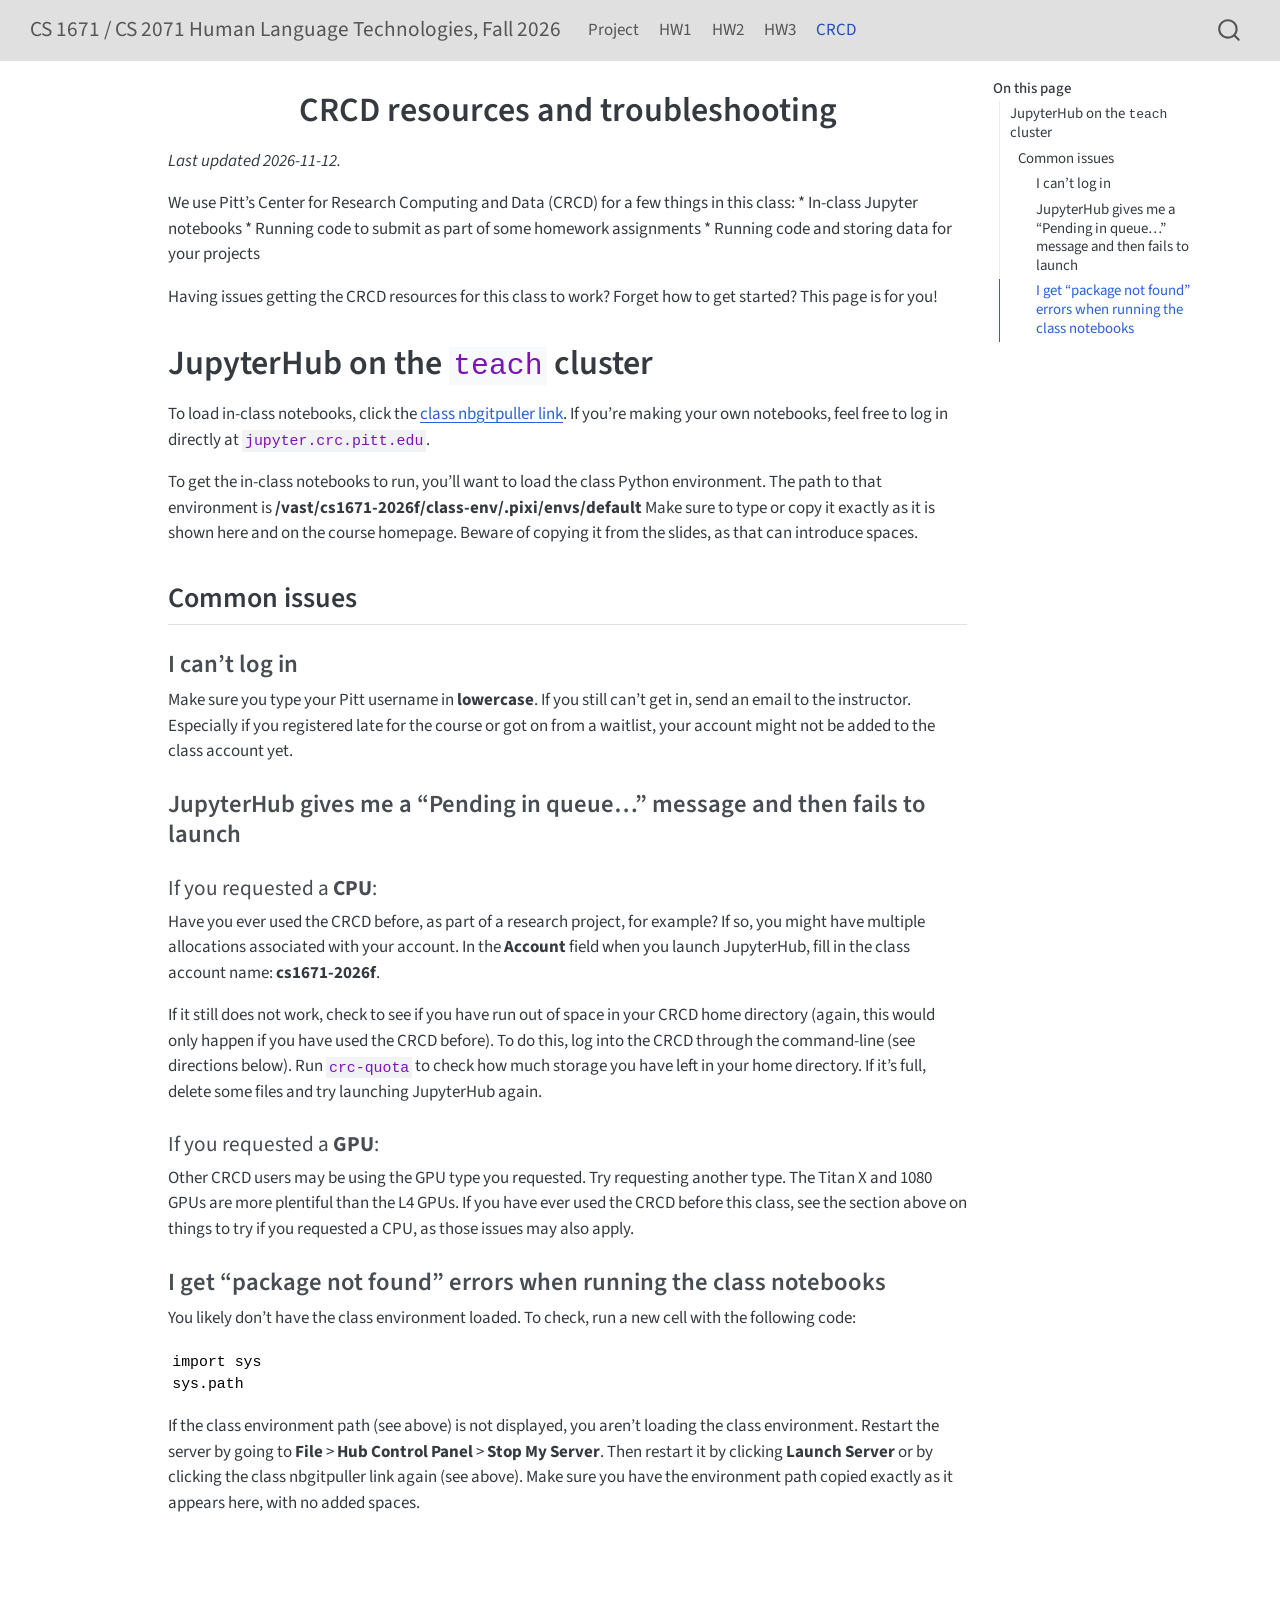
<file: docs/crcd.html>
<!DOCTYPE html>
<html xmlns="http://www.w3.org/1999/xhtml" lang="en" xml:lang="en"><head>

<meta charset="utf-8">
<meta name="generator" content="quarto-1.9.38">

<meta name="viewport" content="width=device-width, initial-scale=1.0, user-scalable=yes">


<title>CRCD resources and troubleshooting – CS 1671 / CS 2071 Human Language Technologies, Fall 2026</title>
<style>
/* Default styles provided by pandoc.
** See https://pandoc.org/MANUAL.html#variables-for-html for config info.
*/
code{white-space: pre-wrap;}
span.smallcaps{font-variant: small-caps;}
div.columns{display: flex; gap: min(4vw, 1.5em);}
div.column{flex: auto; overflow-x: auto;}
div.hanging-indent{margin-left: 1.5em; text-indent: -1.5em;}
ul.task-list{list-style: none;}
ul.task-list li input[type="checkbox"] {
  width: 0.8em;
  margin: 0 0.8em 0.2em -1em; /* quarto-specific, see https://github.com/quarto-dev/quarto-cli/issues/4556 */ 
  vertical-align: middle;
}
</style>


<script src="site_libs/quarto-nav/quarto-nav.js"></script>
<script src="site_libs/quarto-nav/headroom.min.js"></script>
<script src="site_libs/clipboard/clipboard.min.js"></script>
<script src="site_libs/quarto-search/autocomplete.umd.js"></script>
<script src="site_libs/quarto-search/fuse.min.js"></script>
<script src="site_libs/quarto-search/quarto-search.js"></script>
<meta name="quarto:offset" content="./">
<script src="site_libs/quarto-html/quarto.js" type="module"></script>
<script src="site_libs/quarto-html/tabsets/tabsets.js" type="module"></script>
<script src="site_libs/quarto-html/popper.min.js"></script>
<script src="site_libs/quarto-html/tippy.umd.min.js"></script>
<script src="site_libs/quarto-html/anchor.min.js"></script>
<link href="site_libs/quarto-html/tippy.css" rel="stylesheet">
<link href="site_libs/quarto-html/quarto-syntax-highlighting-15634bcf2e68342d4ad2dfa704d543f6.css" rel="stylesheet" id="quarto-text-highlighting-styles">
<script src="site_libs/bootstrap/bootstrap.min.js"></script>
<link href="site_libs/bootstrap/bootstrap-icons.css" rel="stylesheet">
<link href="site_libs/bootstrap/bootstrap-a09f8f9c4b7da7079d5e1ef846e64efc.min.css" rel="stylesheet" append-hash="true" id="quarto-bootstrap" data-mode="light">
<script id="quarto-search-options" type="application/json">{
  "location": "navbar",
  "copy-button": false,
  "collapse-after": 3,
  "panel-placement": "end",
  "type": "overlay",
  "limit": 50,
  "keyboard-shortcut": [
    "f",
    "/",
    "s"
  ],
  "show-item-context": false,
  "language": {
    "search-no-results-text": "No results",
    "search-matching-documents-text": "matching documents",
    "search-copy-link-title": "Copy link to search",
    "search-hide-matches-text": "Hide additional matches",
    "search-more-match-text": "more match in this document",
    "search-more-matches-text": "more matches in this document",
    "search-clear-button-title": "Clear",
    "search-text-placeholder": "",
    "search-detached-cancel-button-title": "Cancel",
    "search-submit-button-title": "Submit",
    "search-label": "Search"
  }
}</script>


<link rel="stylesheet" href="styles.css">
</head>

<body class="nav-fixed quarto-light">

<div id="quarto-search-results"></div>
  <header id="quarto-header" class="headroom fixed-top">
    <nav class="navbar navbar-expand-lg " data-bs-theme="dark">
      <div class="navbar-container container-fluid">
      <div class="navbar-brand-container mx-auto">
    <a class="navbar-brand" href="./index.html">
    <span class="navbar-title">CS 1671 / CS 2071 Human Language Technologies, Fall 2026</span>
    </a>
  </div>
            <div id="quarto-search" class="" title="Search"></div>
          <button class="navbar-toggler" type="button" data-bs-toggle="collapse" data-bs-target="#navbarCollapse" aria-controls="navbarCollapse" role="menu" aria-expanded="false" aria-label="Toggle navigation" onclick="if (window.quartoToggleHeadroom) { window.quartoToggleHeadroom(); }">
  <span class="navbar-toggler-icon"></span>
</button>
          <div class="collapse navbar-collapse" id="navbarCollapse">
            <ul class="navbar-nav navbar-nav-scroll me-auto">
  <li class="nav-item">
    <a class="nav-link" href="./project.html"> 
<span class="menu-text">Project</span></a>
  </li>  
  <li class="nav-item">
    <a class="nav-link" href="./hw1.html"> 
<span class="menu-text">HW1</span></a>
  </li>  
  <li class="nav-item">
    <a class="nav-link" href="./hw2.html"> 
<span class="menu-text">HW2</span></a>
  </li>  
  <li class="nav-item">
    <a class="nav-link" href="./hw3.html"> 
<span class="menu-text">HW3</span></a>
  </li>  
  <li class="nav-item">
    <a class="nav-link active" href="./crcd.html" aria-current="page"> 
<span class="menu-text">CRCD</span></a>
  </li>  
</ul>
          </div> <!-- /navcollapse -->
            <div class="quarto-navbar-tools">
</div>
      </div> <!-- /container-fluid -->
    </nav>
</header>
<!-- content -->
<div id="quarto-content" class="quarto-container page-columns page-rows-contents page-layout-article page-navbar">
<!-- sidebar -->
<!-- margin-sidebar -->
    <div id="quarto-margin-sidebar" class="sidebar margin-sidebar">
        <nav id="TOC" role="doc-toc" class="toc-active">
    <h2 id="toc-title">On this page</h2>
   
  <ul>
  <li><a href="#jupyterhub-on-the-teach-cluster" id="toc-jupyterhub-on-the-teach-cluster" class="nav-link active" data-scroll-target="#jupyterhub-on-the-teach-cluster">JupyterHub on the <code>teach</code> cluster</a>
  <ul class="collapse">
  <li><a href="#common-issues" id="toc-common-issues" class="nav-link" data-scroll-target="#common-issues">Common issues</a>
  <ul class="collapse">
  <li><a href="#i-cant-log-in" id="toc-i-cant-log-in" class="nav-link" data-scroll-target="#i-cant-log-in">I can’t log in</a></li>
  <li><a href="#jupyterhub-gives-me-a-pending-in-queue-message-and-then-fails-to-launch" id="toc-jupyterhub-gives-me-a-pending-in-queue-message-and-then-fails-to-launch" class="nav-link" data-scroll-target="#jupyterhub-gives-me-a-pending-in-queue-message-and-then-fails-to-launch">JupyterHub gives me a “Pending in queue…” message and then fails to launch</a></li>
  <li><a href="#i-get-package-not-found-errors-when-running-the-class-notebooks" id="toc-i-get-package-not-found-errors-when-running-the-class-notebooks" class="nav-link" data-scroll-target="#i-get-package-not-found-errors-when-running-the-class-notebooks">I get “package not found” errors when running the class notebooks</a></li>
  </ul></li>
  </ul></li>
  </ul>
</nav>
    </div>
<!-- main -->
<main class="content" id="quarto-document-content">

<header id="title-block-header" class="quarto-title-block default">
<div class="quarto-title">
<h1 class="title">CRCD resources and troubleshooting</h1>
</div>



<div class="quarto-title-meta">

    
  
    
  </div>
  


</header>


<p><em>Last updated 2026-11-12.</em></p>
<p>We use Pitt’s Center for Research Computing and Data (CRCD) for a few things in this class: * In-class Jupyter notebooks * Running code to submit as part of some homework assignments * Running code and storing data for your projects</p>
<p>Having issues getting the CRCD resources for this class to work? Forget how to get started? This page is for you!</p>
<section id="jupyterhub-on-the-teach-cluster" class="level1">
<h1>JupyterHub on the <code>teach</code> cluster</h1>
<p>To load in-class notebooks, click the <a href="https://jupyter.crc.pitt.edu/hub/user-redirect/git-pull?repo=https%3A%2F%2Fgithub.com%2Fmichaelmilleryoder%2Fcs1671_fall2026_jupyterhub&amp;urlpath=lab%2Ftree%2Fcs1671_fall2026_jupyterhub%2F&amp;branch=main">class nbgitpuller link</a>. If you’re making your own notebooks, feel free to log in directly at <code>jupyter.crc.pitt.edu</code>.</p>
<p>To get the in-class notebooks to run, you’ll want to load the class Python environment. The path to that environment is <strong>/vast/cs1671-2026f/class-env/.pixi/envs/default</strong> Make sure to type or copy it exactly as it is shown here and on the course homepage. Beware of copying it from the slides, as that can introduce spaces.</p>
<section id="common-issues" class="level2">
<h2 class="anchored" data-anchor-id="common-issues">Common issues</h2>
<section id="i-cant-log-in" class="level3">
<h3 class="anchored" data-anchor-id="i-cant-log-in">I can’t log in</h3>
<p>Make sure you type your Pitt username in <strong>lowercase</strong>. If you still can’t get in, send an email to the instructor. Especially if you registered late for the course or got on from a waitlist, your account might not be added to the class account yet.</p>
</section>
<section id="jupyterhub-gives-me-a-pending-in-queue-message-and-then-fails-to-launch" class="level3">
<h3 class="anchored" data-anchor-id="jupyterhub-gives-me-a-pending-in-queue-message-and-then-fails-to-launch">JupyterHub gives me a “Pending in queue…” message and then fails to launch</h3>
<section id="if-you-requested-a-cpu" class="level4">
<h4 class="anchored" data-anchor-id="if-you-requested-a-cpu">If you requested a <strong>CPU</strong>:</h4>
<p>Have you ever used the CRCD before, as part of a research project, for example? If so, you might have multiple allocations associated with your account. In the <strong>Account</strong> field when you launch JupyterHub, fill in the class account name: <strong>cs1671-2026f</strong>.</p>
<p>If it still does not work, check to see if you have run out of space in your CRCD home directory (again, this would only happen if you have used the CRCD before). To do this, log into the CRCD through the command-line (see directions below). Run <code>crc-quota</code> to check how much storage you have left in your home directory. If it’s full, delete some files and try launching JupyterHub again.</p>
</section>
<section id="if-you-requested-a-gpu" class="level4">
<h4 class="anchored" data-anchor-id="if-you-requested-a-gpu">If you requested a <strong>GPU</strong>:</h4>
<p>Other CRCD users may be using the GPU type you requested. Try requesting another type. The Titan X and 1080 GPUs are more plentiful than the L4 GPUs. If you have ever used the CRCD before this class, see the section above on things to try if you requested a CPU, as those issues may also apply.</p>
</section>
</section>
<section id="i-get-package-not-found-errors-when-running-the-class-notebooks" class="level3">
<h3 class="anchored" data-anchor-id="i-get-package-not-found-errors-when-running-the-class-notebooks">I get “package not found” errors when running the class notebooks</h3>
<p>You likely don’t have the class environment loaded. To check, run a new cell with the following code:</p>
<pre><code>import sys
sys.path</code></pre>
<p>If the class environment path (see above) is not displayed, you aren’t loading the class environment. Restart the server by going to <strong>File</strong> &gt; <strong>Hub Control Panel</strong> &gt; <strong>Stop My Server</strong>. Then restart it by clicking <strong>Launch Server</strong> or by clicking the class nbgitpuller link again (see above). Make sure you have the environment path copied exactly as it appears here, with no added spaces.</p>


</section>
</section>
</section>

</main> <!-- /main -->
<script id="quarto-html-after-body" type="application/javascript">
  window.document.addEventListener("DOMContentLoaded", function (event) {
    const icon = "";
    const anchorJS = new window.AnchorJS();
    anchorJS.options = {
      placement: 'right',
      icon: icon
    };
    anchorJS.add('.anchored');
    const isCodeAnnotation = (el) => {
      for (const clz of el.classList) {
        if (clz.startsWith('code-annotation-')) {                     
          return true;
        }
      }
      return false;
    }
    const onCopySuccess = function(e) {
      // button target
      const button = e.trigger;
      // don't keep focus
      button.blur();
      // flash "checked"
      button.classList.add('code-copy-button-checked');
      var currentTitle = button.getAttribute("title");
      button.setAttribute("title", "Copied!");
      let tooltip;
      if (window.bootstrap) {
        button.setAttribute("data-bs-toggle", "tooltip");
        button.setAttribute("data-bs-placement", "left");
        button.setAttribute("data-bs-title", "Copied!");
        tooltip = new bootstrap.Tooltip(button, 
          { trigger: "manual", 
            customClass: "code-copy-button-tooltip",
            offset: [0, -8]});
        tooltip.show();    
      }
      setTimeout(function() {
        if (tooltip) {
          tooltip.hide();
          button.removeAttribute("data-bs-title");
          button.removeAttribute("data-bs-toggle");
          button.removeAttribute("data-bs-placement");
        }
        button.setAttribute("title", currentTitle);
        button.classList.remove('code-copy-button-checked');
      }, 1000);
      // clear code selection
      e.clearSelection();
    }
    const getTextToCopy = function(trigger) {
      const outerScaffold = trigger.parentElement.cloneNode(true);
      const codeEl = outerScaffold.querySelector('code');
      for (const childEl of codeEl.children) {
        if (isCodeAnnotation(childEl)) {
          childEl.remove();
        }
      }
      return codeEl.innerText;
    }
    const clipboard = new window.ClipboardJS('.code-copy-button:not([data-in-quarto-modal])', {
      text: getTextToCopy
    });
    clipboard.on('success', onCopySuccess);
    if (window.document.getElementById('quarto-embedded-source-code-modal')) {
      const clipboardModal = new window.ClipboardJS('.code-copy-button[data-in-quarto-modal]', {
        text: getTextToCopy,
        container: window.document.getElementById('quarto-embedded-source-code-modal')
      });
      clipboardModal.on('success', onCopySuccess);
    }
      var localhostRegex = new RegExp(/^(?:http|https):\/\/localhost\:?[0-9]*\//);
      var mailtoRegex = new RegExp(/^mailto:/);
        var filterRegex = new RegExp('/' + window.location.host + '/');
      var isInternal = (href) => {
          return filterRegex.test(href) || localhostRegex.test(href) || mailtoRegex.test(href);
      }
      // Inspect non-navigation links and adorn them if external
     var links = window.document.querySelectorAll('a[href]:not(.nav-link):not(.navbar-brand):not(.toc-action):not(.sidebar-link):not(.sidebar-item-toggle):not(.pagination-link):not(.no-external):not([aria-hidden]):not(.dropdown-item):not(.quarto-navigation-tool):not(.about-link)');
      for (var i=0; i<links.length; i++) {
        const link = links[i];
        if (!isInternal(link.href)) {
          // undo the damage that might have been done by quarto-nav.js in the case of
          // links that we want to consider external
          if (link.dataset.originalHref !== undefined) {
            link.href = link.dataset.originalHref;
          }
        }
      }
    function tippyHover(el, contentFn, onTriggerFn, onUntriggerFn) {
      const config = {
        allowHTML: true,
        maxWidth: 500,
        delay: 100,
        arrow: false,
        appendTo: function(el) {
            return el.parentElement;
        },
        interactive: true,
        interactiveBorder: 10,
        theme: 'quarto',
        placement: 'bottom-start',
      };
      if (contentFn) {
        config.content = contentFn;
      }
      if (onTriggerFn) {
        config.onTrigger = onTriggerFn;
      }
      if (onUntriggerFn) {
        config.onUntrigger = onUntriggerFn;
      }
      window.tippy(el, config); 
    }
    const noterefs = window.document.querySelectorAll('a[role="doc-noteref"]');
    for (var i=0; i<noterefs.length; i++) {
      const ref = noterefs[i];
      tippyHover(ref, function() {
        // use id or data attribute instead here
        let href = ref.getAttribute('data-footnote-href') || ref.getAttribute('href');
        try { href = new URL(href).hash; } catch {}
        const id = href.replace(/^#\/?/, "");
        const note = window.document.getElementById(id);
        if (note) {
          return note.innerHTML;
        } else {
          return "";
        }
      });
    }
    const xrefs = window.document.querySelectorAll('a.quarto-xref');
    const processXRef = (id, note) => {
      // Strip column container classes
      const stripColumnClz = (el) => {
        el.classList.remove("page-full", "page-columns");
        if (el.children) {
          for (const child of el.children) {
            stripColumnClz(child);
          }
        }
      }
      stripColumnClz(note)
      if (id === null || id.startsWith('sec-')) {
        // Special case sections, only their first couple elements
        const container = document.createElement("div");
        if (note.children && note.children.length > 2) {
          container.appendChild(note.children[0].cloneNode(true));
          for (let i = 1; i < note.children.length; i++) {
            const child = note.children[i];
            if (child.tagName === "P" && child.innerText === "") {
              continue;
            } else {
              container.appendChild(child.cloneNode(true));
              break;
            }
          }
          if (window.Quarto?.typesetMath) {
            window.Quarto.typesetMath(container);
          }
          return container.innerHTML
        } else {
          if (window.Quarto?.typesetMath) {
            window.Quarto.typesetMath(note);
          }
          return note.innerHTML;
        }
      } else {
        // Remove any anchor links if they are present
        const anchorLink = note.querySelector('a.anchorjs-link');
        if (anchorLink) {
          anchorLink.remove();
        }
        if (window.Quarto?.typesetMath) {
          window.Quarto.typesetMath(note);
        }
        if (note.classList.contains("callout")) {
          return note.outerHTML;
        } else {
          return note.innerHTML;
        }
      }
    }
    for (var i=0; i<xrefs.length; i++) {
      const xref = xrefs[i];
      tippyHover(xref, undefined, function(instance) {
        instance.disable();
        let url = xref.getAttribute('href');
        let hash = undefined; 
        if (url.startsWith('#')) {
          hash = url;
        } else {
          try { hash = new URL(url).hash; } catch {}
        }
        if (hash) {
          const id = hash.replace(/^#\/?/, "");
          const note = window.document.getElementById(id);
          if (note !== null) {
            try {
              const html = processXRef(id, note.cloneNode(true));
              instance.setContent(html);
            } finally {
              instance.enable();
              instance.show();
            }
          } else {
            // See if we can fetch this
            fetch(url.split('#')[0])
            .then(res => res.text())
            .then(html => {
              const parser = new DOMParser();
              const htmlDoc = parser.parseFromString(html, "text/html");
              const note = htmlDoc.getElementById(id);
              if (note !== null) {
                const html = processXRef(id, note);
                instance.setContent(html);
              } 
            }).finally(() => {
              instance.enable();
              instance.show();
            });
          }
        } else {
          // See if we can fetch a full url (with no hash to target)
          // This is a special case and we should probably do some content thinning / targeting
          fetch(url)
          .then(res => res.text())
          .then(html => {
            const parser = new DOMParser();
            const htmlDoc = parser.parseFromString(html, "text/html");
            const note = htmlDoc.querySelector('main.content');
            if (note !== null) {
              // This should only happen for chapter cross references
              // (since there is no id in the URL)
              // remove the first header
              if (note.children.length > 0 && note.children[0].tagName === "HEADER") {
                note.children[0].remove();
              }
              const html = processXRef(null, note);
              instance.setContent(html);
            } 
          }).finally(() => {
            instance.enable();
            instance.show();
          });
        }
      }, function(instance) {
      });
    }
        let selectedAnnoteEl;
        const selectorForAnnotation = ( cell, annotation) => {
          let cellAttr = 'data-code-cell="' + cell + '"';
          let lineAttr = 'data-code-annotation="' +  annotation + '"';
          const selector = 'span[' + cellAttr + '][' + lineAttr + ']';
          return selector;
        }
        const selectCodeLines = (annoteEl) => {
          const doc = window.document;
          const targetCell = annoteEl.getAttribute("data-target-cell");
          const targetAnnotation = annoteEl.getAttribute("data-target-annotation");
          const annoteSpan = window.document.querySelector(selectorForAnnotation(targetCell, targetAnnotation));
          const lines = annoteSpan.getAttribute("data-code-lines").split(",");
          const lineIds = lines.map((line) => {
            return targetCell + "-" + line;
          })
          let top = null;
          let height = null;
          let parent = null;
          if (lineIds.length > 0) {
              //compute the position of the single el (top and bottom and make a div)
              const el = window.document.getElementById(lineIds[0]);
              top = el.offsetTop;
              height = el.offsetHeight;
              parent = el.parentElement.parentElement;
            if (lineIds.length > 1) {
              const lastEl = window.document.getElementById(lineIds[lineIds.length - 1]);
              const bottom = lastEl.offsetTop + lastEl.offsetHeight;
              height = bottom - top;
            }
            if (top !== null && height !== null && parent !== null) {
              // cook up a div (if necessary) and position it 
              let div = window.document.getElementById("code-annotation-line-highlight");
              if (div === null) {
                div = window.document.createElement("div");
                div.setAttribute("id", "code-annotation-line-highlight");
                div.style.position = 'absolute';
                parent.appendChild(div);
              }
              div.style.top = top - 2 + "px";
              div.style.height = height + 4 + "px";
              div.style.left = 0;
              let gutterDiv = window.document.getElementById("code-annotation-line-highlight-gutter");
              if (gutterDiv === null) {
                gutterDiv = window.document.createElement("div");
                gutterDiv.setAttribute("id", "code-annotation-line-highlight-gutter");
                gutterDiv.style.position = 'absolute';
                const codeCell = window.document.getElementById(targetCell);
                const gutter = codeCell.querySelector('.code-annotation-gutter');
                gutter.appendChild(gutterDiv);
              }
              gutterDiv.style.top = top - 2 + "px";
              gutterDiv.style.height = height + 4 + "px";
            }
            selectedAnnoteEl = annoteEl;
          }
        };
        const unselectCodeLines = () => {
          const elementsIds = ["code-annotation-line-highlight", "code-annotation-line-highlight-gutter"];
          elementsIds.forEach((elId) => {
            const div = window.document.getElementById(elId);
            if (div) {
              div.remove();
            }
          });
          selectedAnnoteEl = undefined;
        };
          // Handle positioning of the toggle
      window.addEventListener(
        "resize",
        throttle(() => {
          elRect = undefined;
          if (selectedAnnoteEl) {
            selectCodeLines(selectedAnnoteEl);
          }
        }, 10)
      );
      function throttle(fn, ms) {
      let throttle = false;
      let timer;
        return (...args) => {
          if(!throttle) { // first call gets through
              fn.apply(this, args);
              throttle = true;
          } else { // all the others get throttled
              if(timer) clearTimeout(timer); // cancel #2
              timer = setTimeout(() => {
                fn.apply(this, args);
                timer = throttle = false;
              }, ms);
          }
        };
      }
        // Attach click handler to the DT
        const annoteDls = window.document.querySelectorAll('dt[data-target-cell]');
        for (const annoteDlNode of annoteDls) {
          annoteDlNode.addEventListener('click', (event) => {
            const clickedEl = event.target;
            if (clickedEl !== selectedAnnoteEl) {
              unselectCodeLines();
              const activeEl = window.document.querySelector('dt[data-target-cell].code-annotation-active');
              if (activeEl) {
                activeEl.classList.remove('code-annotation-active');
              }
              selectCodeLines(clickedEl);
              clickedEl.classList.add('code-annotation-active');
            } else {
              // Unselect the line
              unselectCodeLines();
              clickedEl.classList.remove('code-annotation-active');
            }
          });
        }
    const findCites = (el) => {
      const parentEl = el.parentElement;
      if (parentEl) {
        const cites = parentEl.dataset.cites;
        if (cites) {
          return {
            el,
            cites: cites.split(' ')
          };
        } else {
          return findCites(el.parentElement)
        }
      } else {
        return undefined;
      }
    };
    var bibliorefs = window.document.querySelectorAll('a[role="doc-biblioref"]');
    for (var i=0; i<bibliorefs.length; i++) {
      const ref = bibliorefs[i];
      const citeInfo = findCites(ref);
      if (citeInfo) {
        tippyHover(citeInfo.el, function() {
          var popup = window.document.createElement('div');
          citeInfo.cites.forEach(function(cite) {
            var citeDiv = window.document.createElement('div');
            citeDiv.classList.add('hanging-indent');
            citeDiv.classList.add('csl-entry');
            var biblioDiv = window.document.getElementById('ref-' + cite);
            if (biblioDiv) {
              citeDiv.innerHTML = biblioDiv.innerHTML;
            }
            popup.appendChild(citeDiv);
          });
          return popup.innerHTML;
        });
      }
    }
  });
  </script>
</div> <!-- /content -->




</body></html>
</file>
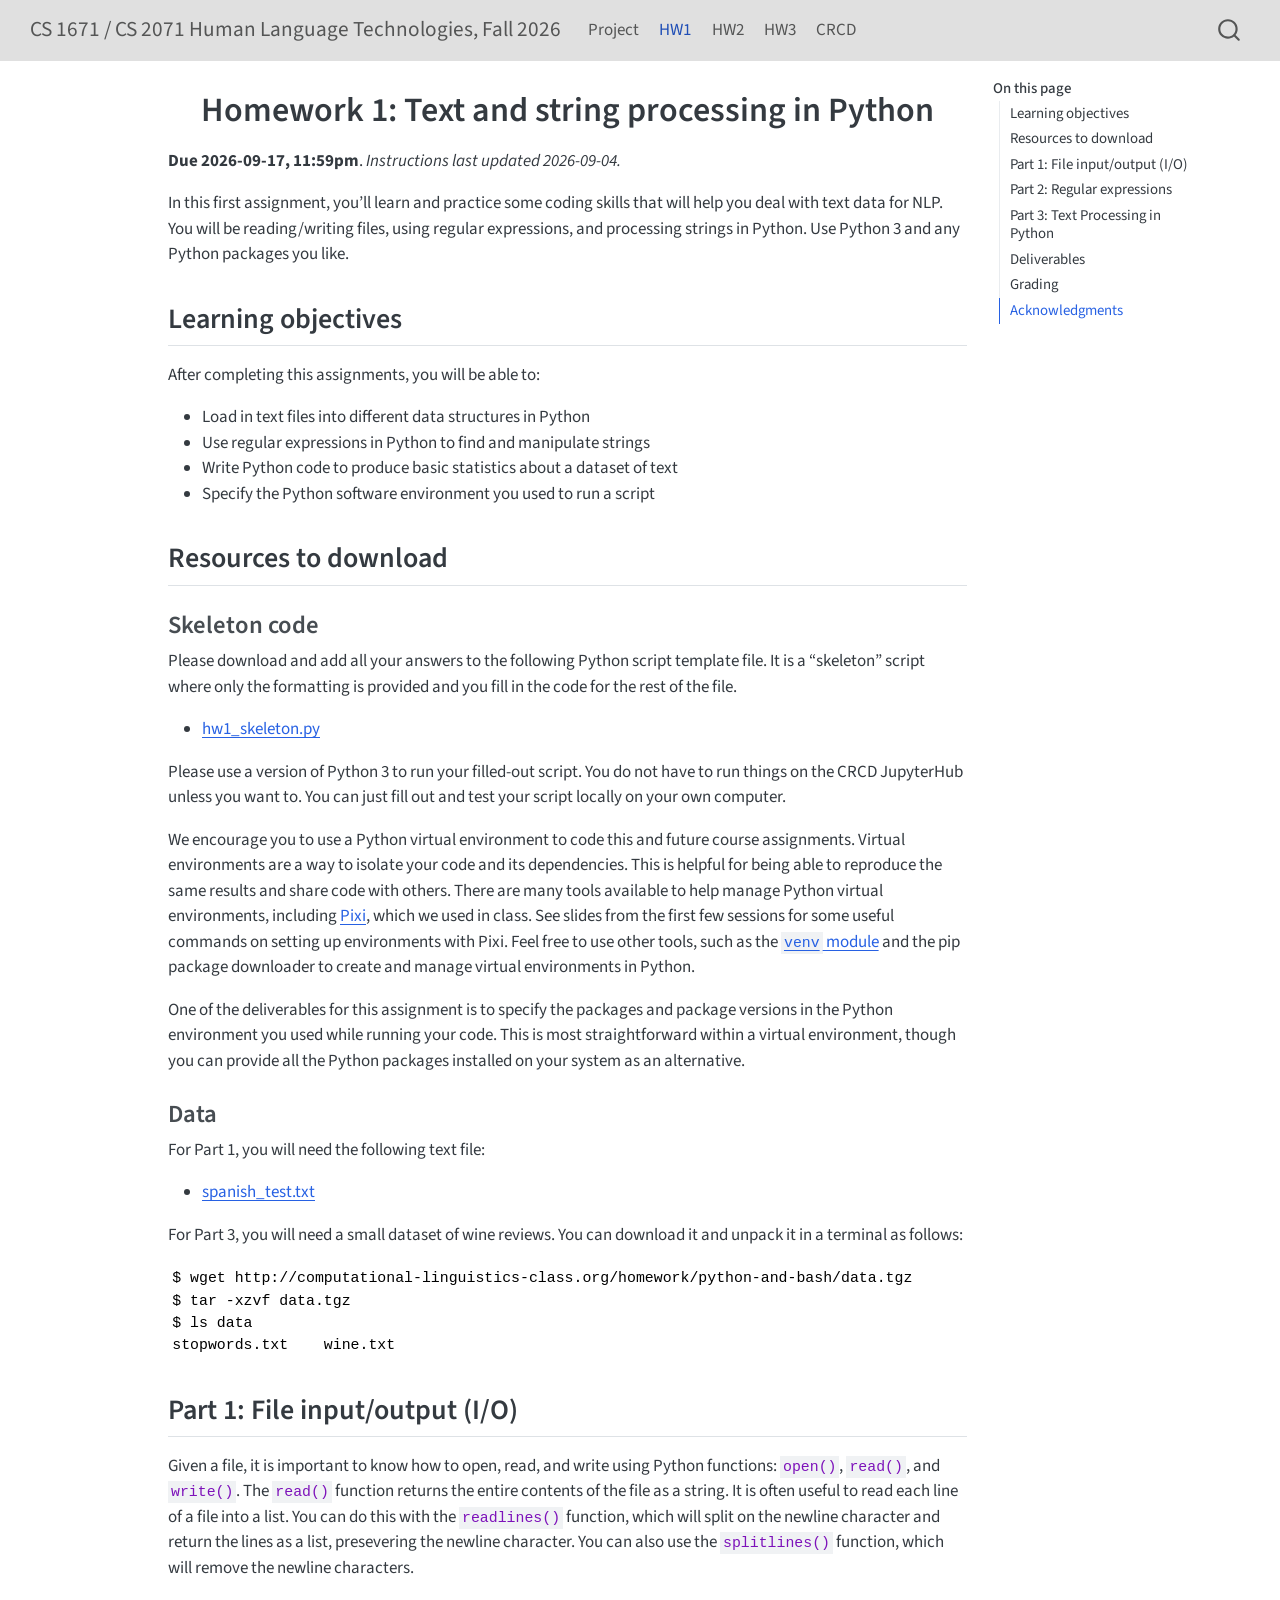
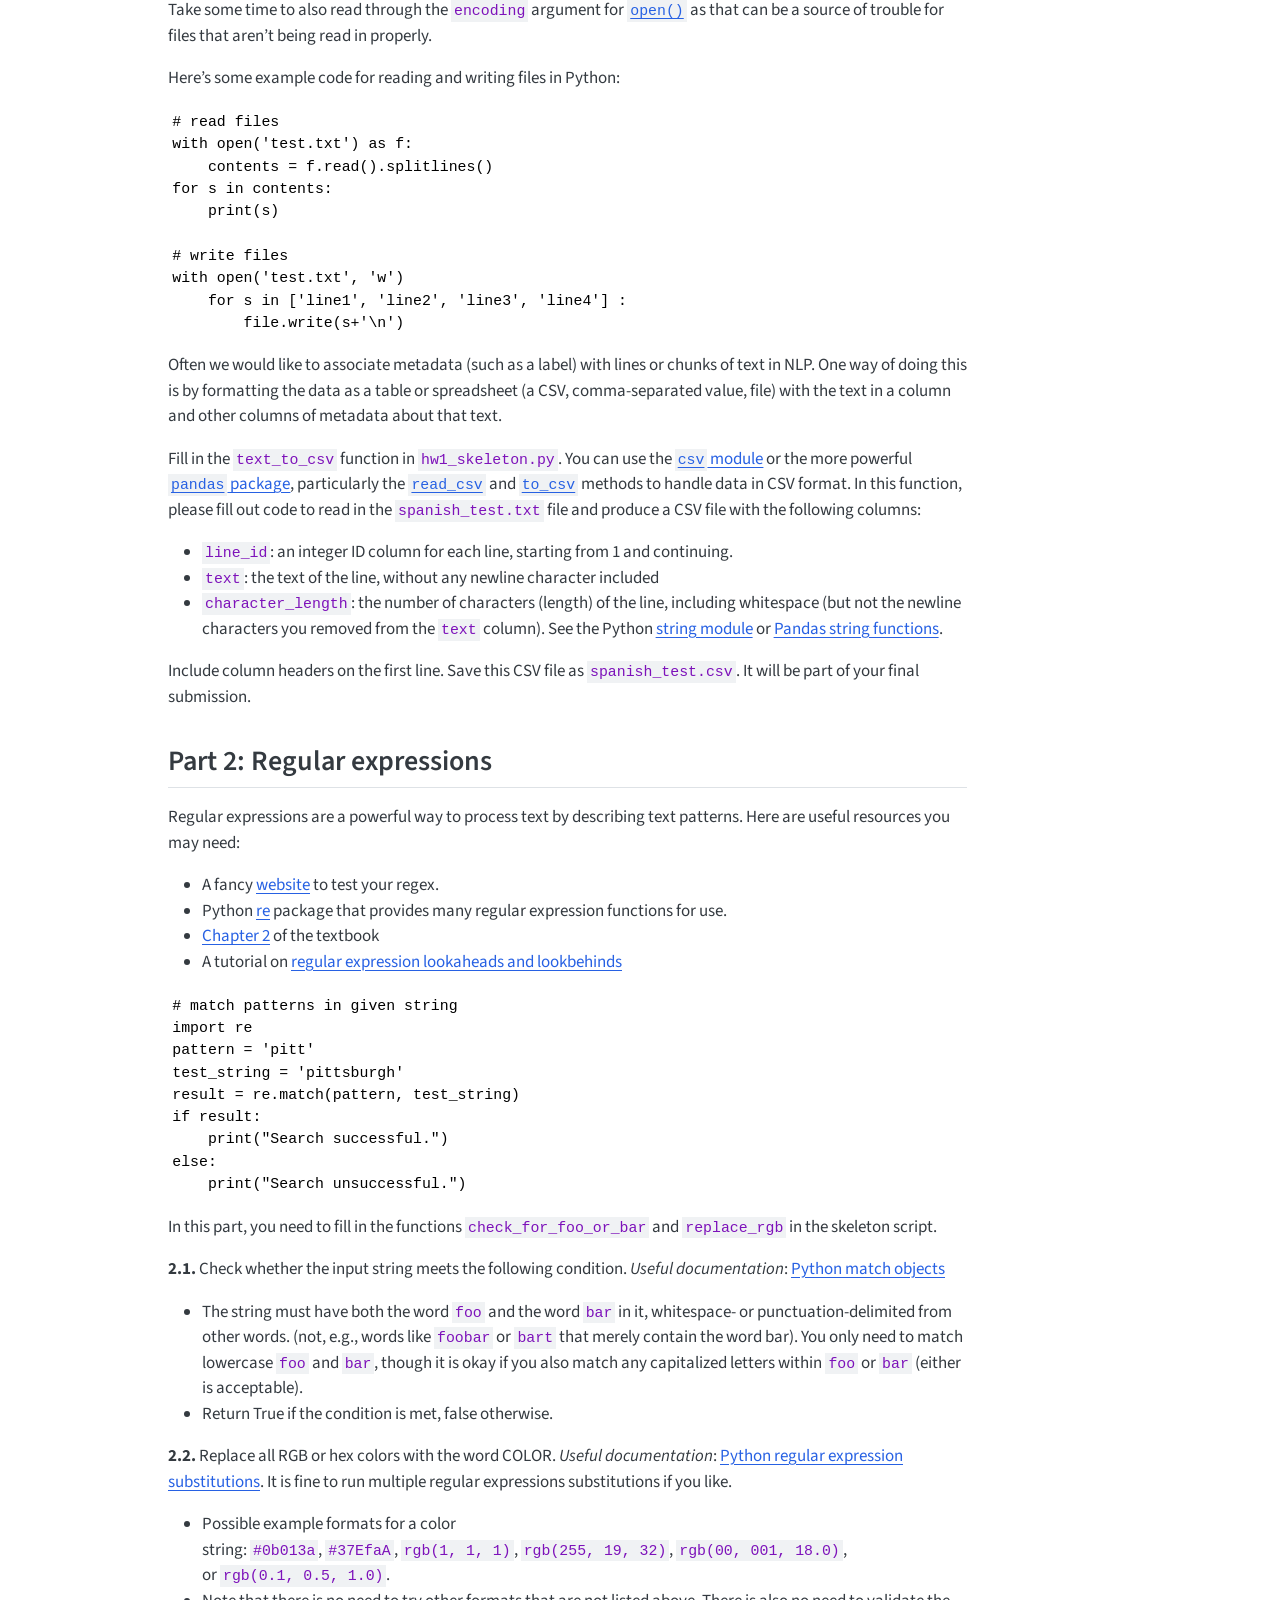
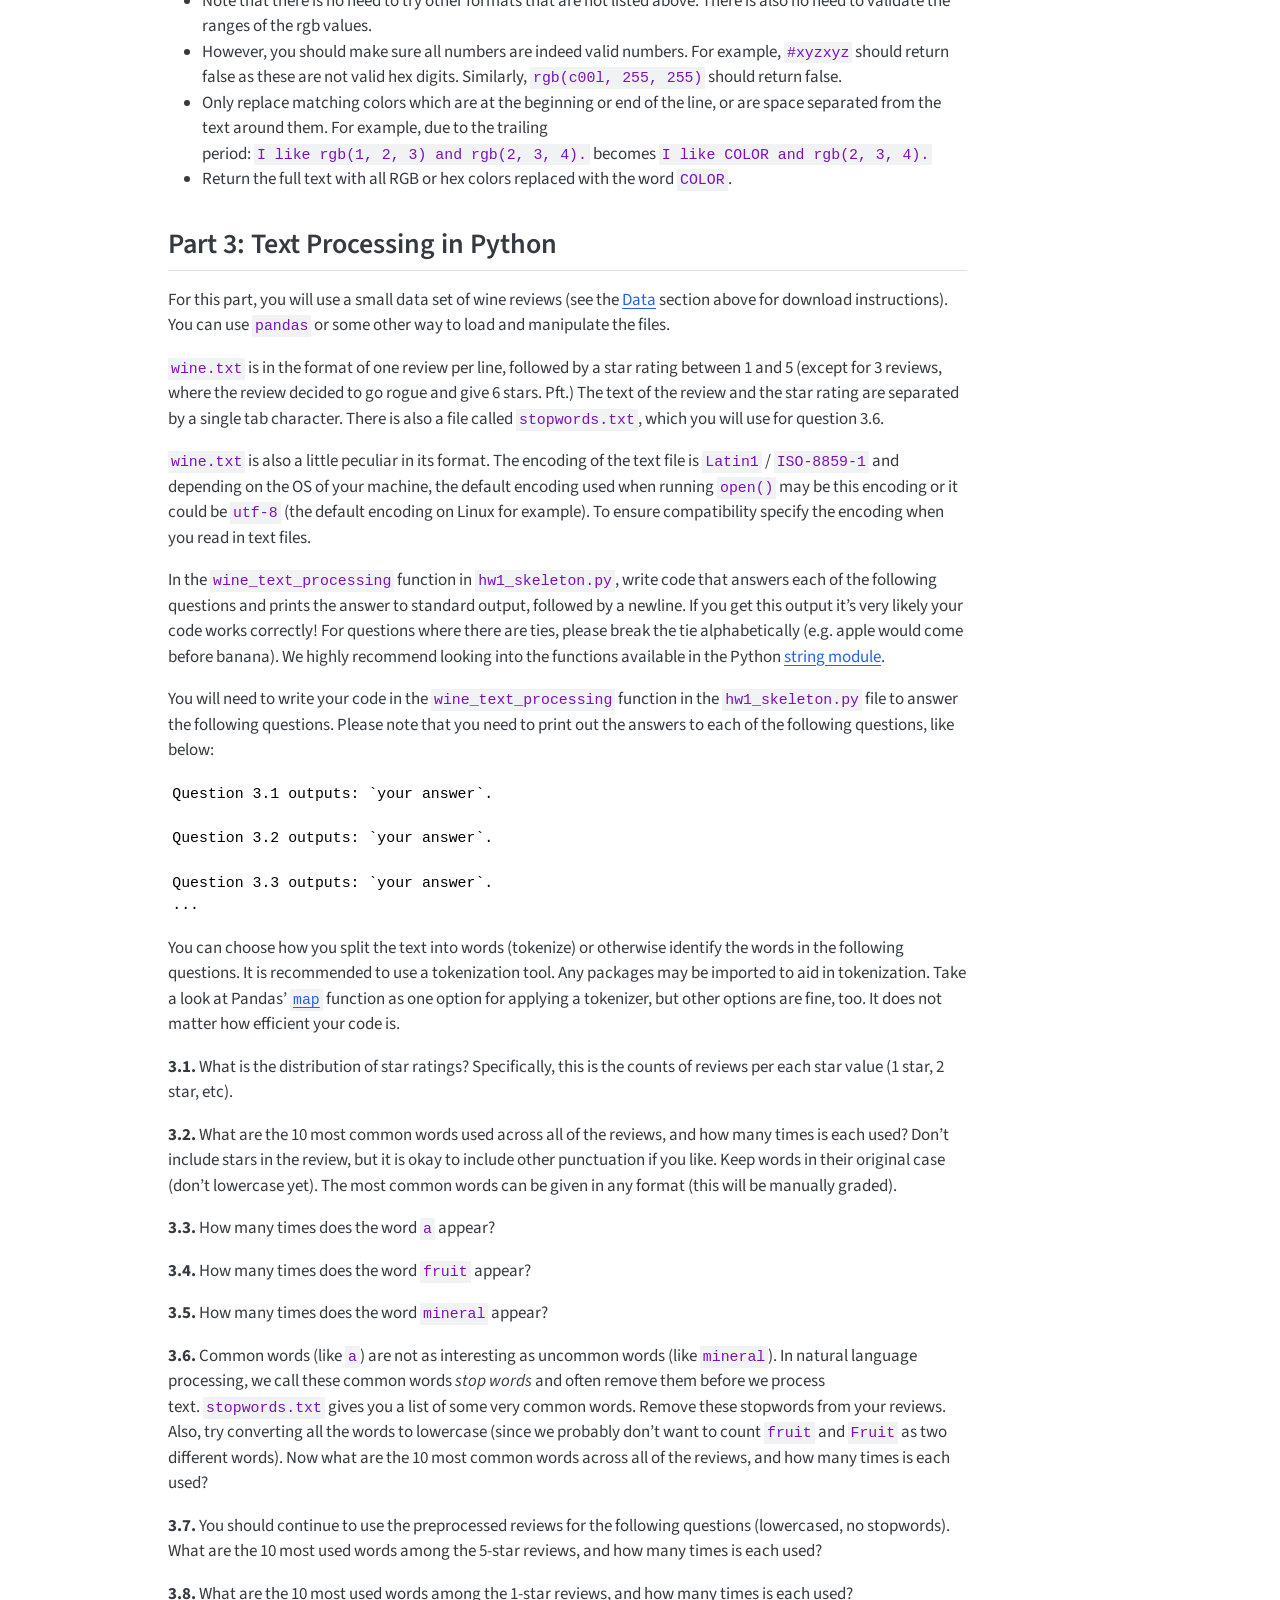
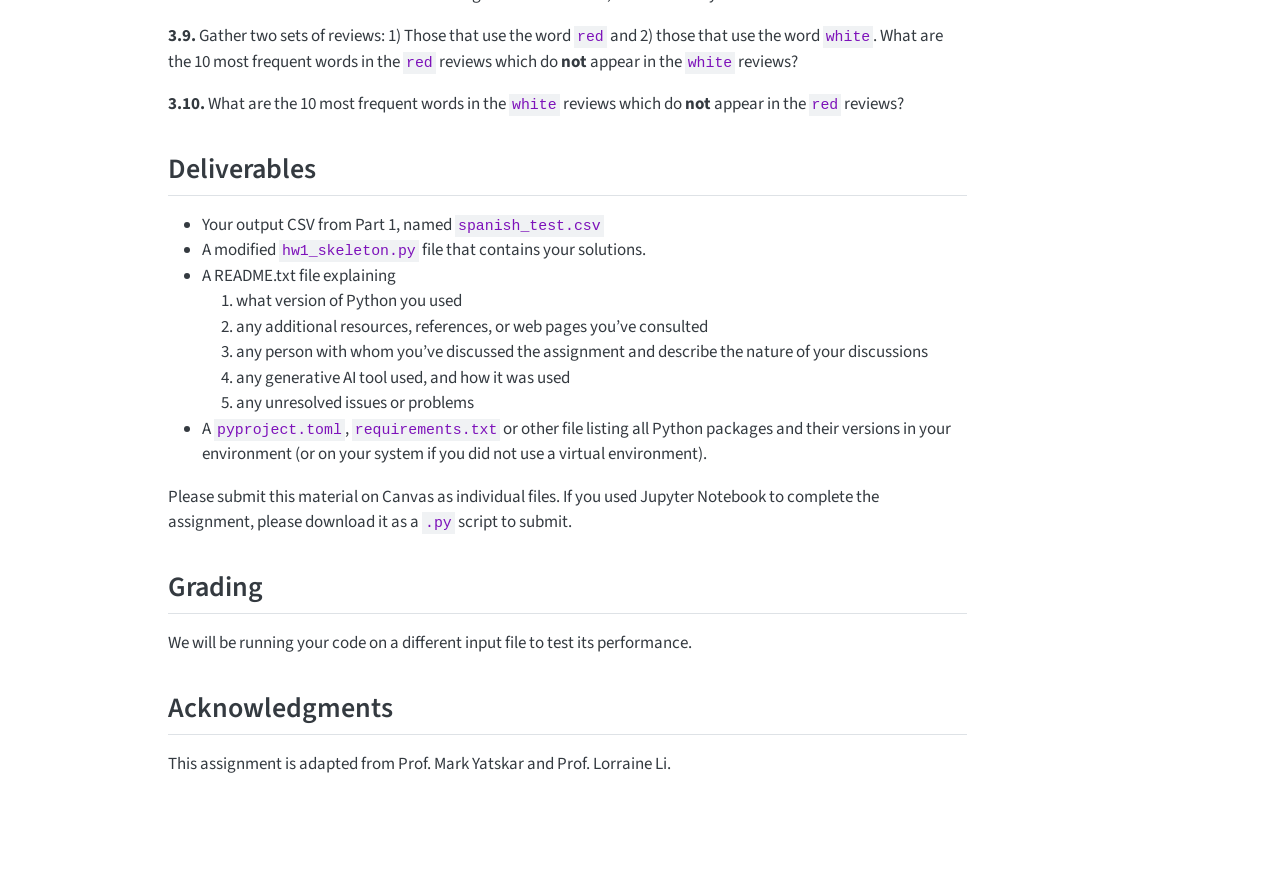
<file: docs/hw1.html>
<!DOCTYPE html>
<html xmlns="http://www.w3.org/1999/xhtml" lang="en" xml:lang="en"><head>

<meta charset="utf-8">
<meta name="generator" content="quarto-1.9.38">

<meta name="viewport" content="width=device-width, initial-scale=1.0, user-scalable=yes">


<title>Homework 1: Text and string processing in Python – CS 1671 / CS 2071 Human Language Technologies, Fall 2026</title>
<style>
/* Default styles provided by pandoc.
** See https://pandoc.org/MANUAL.html#variables-for-html for config info.
*/
code{white-space: pre-wrap;}
span.smallcaps{font-variant: small-caps;}
div.columns{display: flex; gap: min(4vw, 1.5em);}
div.column{flex: auto; overflow-x: auto;}
div.hanging-indent{margin-left: 1.5em; text-indent: -1.5em;}
ul.task-list{list-style: none;}
ul.task-list li input[type="checkbox"] {
  width: 0.8em;
  margin: 0 0.8em 0.2em -1em; /* quarto-specific, see https://github.com/quarto-dev/quarto-cli/issues/4556 */ 
  vertical-align: middle;
}
</style>


<script src="site_libs/quarto-nav/quarto-nav.js"></script>
<script src="site_libs/quarto-nav/headroom.min.js"></script>
<script src="site_libs/clipboard/clipboard.min.js"></script>
<script src="site_libs/quarto-search/autocomplete.umd.js"></script>
<script src="site_libs/quarto-search/fuse.min.js"></script>
<script src="site_libs/quarto-search/quarto-search.js"></script>
<meta name="quarto:offset" content="./">
<script src="site_libs/quarto-html/quarto.js" type="module"></script>
<script src="site_libs/quarto-html/tabsets/tabsets.js" type="module"></script>
<script src="site_libs/quarto-html/popper.min.js"></script>
<script src="site_libs/quarto-html/tippy.umd.min.js"></script>
<script src="site_libs/quarto-html/anchor.min.js"></script>
<link href="site_libs/quarto-html/tippy.css" rel="stylesheet">
<link href="site_libs/quarto-html/quarto-syntax-highlighting-15634bcf2e68342d4ad2dfa704d543f6.css" rel="stylesheet" id="quarto-text-highlighting-styles">
<script src="site_libs/bootstrap/bootstrap.min.js"></script>
<link href="site_libs/bootstrap/bootstrap-icons.css" rel="stylesheet">
<link href="site_libs/bootstrap/bootstrap-a09f8f9c4b7da7079d5e1ef846e64efc.min.css" rel="stylesheet" append-hash="true" id="quarto-bootstrap" data-mode="light">
<script id="quarto-search-options" type="application/json">{
  "location": "navbar",
  "copy-button": false,
  "collapse-after": 3,
  "panel-placement": "end",
  "type": "overlay",
  "limit": 50,
  "keyboard-shortcut": [
    "f",
    "/",
    "s"
  ],
  "show-item-context": false,
  "language": {
    "search-no-results-text": "No results",
    "search-matching-documents-text": "matching documents",
    "search-copy-link-title": "Copy link to search",
    "search-hide-matches-text": "Hide additional matches",
    "search-more-match-text": "more match in this document",
    "search-more-matches-text": "more matches in this document",
    "search-clear-button-title": "Clear",
    "search-text-placeholder": "",
    "search-detached-cancel-button-title": "Cancel",
    "search-submit-button-title": "Submit",
    "search-label": "Search"
  }
}</script>


<link rel="stylesheet" href="styles.css">
</head>

<body class="nav-fixed quarto-light">

<div id="quarto-search-results"></div>
  <header id="quarto-header" class="headroom fixed-top">
    <nav class="navbar navbar-expand-lg " data-bs-theme="dark">
      <div class="navbar-container container-fluid">
      <div class="navbar-brand-container mx-auto">
    <a class="navbar-brand" href="./index.html">
    <span class="navbar-title">CS 1671 / CS 2071 Human Language Technologies, Fall 2026</span>
    </a>
  </div>
            <div id="quarto-search" class="" title="Search"></div>
          <button class="navbar-toggler" type="button" data-bs-toggle="collapse" data-bs-target="#navbarCollapse" aria-controls="navbarCollapse" role="menu" aria-expanded="false" aria-label="Toggle navigation" onclick="if (window.quartoToggleHeadroom) { window.quartoToggleHeadroom(); }">
  <span class="navbar-toggler-icon"></span>
</button>
          <div class="collapse navbar-collapse" id="navbarCollapse">
            <ul class="navbar-nav navbar-nav-scroll me-auto">
  <li class="nav-item">
    <a class="nav-link" href="./project.html"> 
<span class="menu-text">Project</span></a>
  </li>  
  <li class="nav-item">
    <a class="nav-link active" href="./hw1.html" aria-current="page"> 
<span class="menu-text">HW1</span></a>
  </li>  
  <li class="nav-item">
    <a class="nav-link" href="./hw2.html"> 
<span class="menu-text">HW2</span></a>
  </li>  
  <li class="nav-item">
    <a class="nav-link" href="./hw3.html"> 
<span class="menu-text">HW3</span></a>
  </li>  
  <li class="nav-item">
    <a class="nav-link" href="./crcd.html"> 
<span class="menu-text">CRCD</span></a>
  </li>  
</ul>
          </div> <!-- /navcollapse -->
            <div class="quarto-navbar-tools">
</div>
      </div> <!-- /container-fluid -->
    </nav>
</header>
<!-- content -->
<div id="quarto-content" class="quarto-container page-columns page-rows-contents page-layout-article page-navbar">
<!-- sidebar -->
<!-- margin-sidebar -->
    <div id="quarto-margin-sidebar" class="sidebar margin-sidebar">
        <nav id="TOC" role="doc-toc" class="toc-active">
    <h2 id="toc-title">On this page</h2>
   
  <ul>
  <li><a href="#learning-objectives" id="toc-learning-objectives" class="nav-link active" data-scroll-target="#learning-objectives">Learning objectives</a></li>
  <li><a href="#resources-to-download" id="toc-resources-to-download" class="nav-link" data-scroll-target="#resources-to-download">Resources to download</a>
  <ul class="collapse">
  <li><a href="#skeleton-code" id="toc-skeleton-code" class="nav-link" data-scroll-target="#skeleton-code">Skeleton code</a></li>
  <li><a href="#data" id="toc-data" class="nav-link" data-scroll-target="#data">Data</a></li>
  </ul></li>
  <li><a href="#part-1-file-inputoutput-io" id="toc-part-1-file-inputoutput-io" class="nav-link" data-scroll-target="#part-1-file-inputoutput-io">Part 1: File input/output (I/O)</a></li>
  <li><a href="#part-2-regular-expressions" id="toc-part-2-regular-expressions" class="nav-link" data-scroll-target="#part-2-regular-expressions">Part 2: Regular expressions</a></li>
  <li><a href="#part-3-text-processing-in-python" id="toc-part-3-text-processing-in-python" class="nav-link" data-scroll-target="#part-3-text-processing-in-python">Part 3: Text Processing in Python</a></li>
  <li><a href="#deliverables" id="toc-deliverables" class="nav-link" data-scroll-target="#deliverables">Deliverables</a></li>
  <li><a href="#grading" id="toc-grading" class="nav-link" data-scroll-target="#grading">Grading</a></li>
  <li><a href="#acknowledgments" id="toc-acknowledgments" class="nav-link" data-scroll-target="#acknowledgments">Acknowledgments</a></li>
  </ul>
</nav>
    </div>
<!-- main -->
<main class="content" id="quarto-document-content">

<header id="title-block-header" class="quarto-title-block default">
<div class="quarto-title">
<h1 class="title">Homework 1: Text and string processing in Python</h1>
</div>



<div class="quarto-title-meta">

    
  
    
  </div>
  


</header>


<p><strong>Due 2026-09-17, 11:59pm</strong>. <em>Instructions last updated 2026-09-04.</em></p>
<p>In this first assignment, you’ll learn and practice some coding skills that will help you deal with text data for NLP. You will be reading/writing files, using regular expressions, and processing strings in Python. Use Python 3 and any Python packages you like.</p>
<section id="learning-objectives" class="level2">
<h2 class="anchored" data-anchor-id="learning-objectives">Learning objectives</h2>
<p>After completing this assignments, you will be able to:</p>
<ul>
<li>Load in text files into different data structures in Python</li>
<li>Use regular expressions in Python to find and manipulate strings</li>
<li>Write Python code to produce basic statistics about a dataset of text</li>
<li>Specify the Python software environment you used to run a script</li>
</ul>
</section>
<section id="resources-to-download" class="level2">
<h2 class="anchored" data-anchor-id="resources-to-download">Resources to download</h2>
<section id="skeleton-code" class="level3">
<h3 class="anchored" data-anchor-id="skeleton-code">Skeleton code</h3>
<p>Please download and add all your answers to the following Python script template file. It is a “skeleton” script where only the formatting is provided and you fill in the code for the rest of the file.</p>
<ul>
<li><a href="hw1/hw1_skeleton.py" download="">hw1_skeleton.py</a></li>
</ul>
<p>Please use a version of Python 3 to run your filled-out script. You do not have to run things on the CRCD JupyterHub unless you want to. You can just fill out and test your script locally on your own computer.</p>
<p>We encourage you to use a Python virtual environment to code this and future course assignments. Virtual environments are a way to isolate your code and its dependencies. This is helpful for being able to reproduce the same results and share code with others. There are many tools available to help manage Python virtual environments, including <a href="http://pixi.sh">Pixi</a>, which we used in class. See slides from the first few sessions for some useful commands on setting up environments with Pixi. Feel free to use other tools, such as the <a href="https://docs.python.org/3/library/venv.html"><code>venv</code> module</a> and the pip package downloader to create and manage virtual environments in Python.</p>
<p>One of the deliverables for this assignment is to specify the packages and package versions in the Python environment you used while running your code. This is most straightforward within a virtual environment, though you can provide all the Python packages installed on your system as an alternative.</p>
</section>
<section id="data" class="level3">
<h3 class="anchored" data-anchor-id="data">Data</h3>
<p>For Part 1, you will need the following text file:</p>
<ul>
<li><a href="hw1/spanish_test.txt" download="">spanish_test.txt</a></li>
</ul>
<p>For Part 3, you will need a small dataset of wine reviews. You can download it and unpack it in a terminal as follows:</p>
<pre><code>$&nbsp;wget&nbsp;http://computational-linguistics-class.org/homework/python-and-bash/data.tgz
$&nbsp;tar&nbsp;-xzvf&nbsp;data.tgz&nbsp;
$&nbsp;ls&nbsp;data
stopwords.txt&nbsp;&nbsp;&nbsp;&nbsp;wine.txt</code></pre>
</section>
</section>
<section id="part-1-file-inputoutput-io" class="level2">
<h2 class="anchored" data-anchor-id="part-1-file-inputoutput-io">Part 1: File input/output (I/O)</h2>
<p>Given a file, it is important to know how to open, read, and write using Python functions: <code>open()</code>, <code>read()</code>, and <code>write()</code>. The <code>read()</code> function returns the entire contents of the file as a string. It is often useful to read each line of a file into a list. You can do this with the <code>readlines()</code>&nbsp;function, which will split on the newline character and return the lines as a list, presevering the newline character. You can also use the <code>splitlines()</code> function, which will remove the newline characters.</p>
<p>Take some time to also read through the <code>encoding</code> argument for <a href="https://docs.python.org/3/library/functions.html#open"><code>open()</code></a> as that can be a source of trouble for files that aren’t being read in properly.</p>
<p>Here’s some example code for reading and writing files in Python:</p>
<pre><code># read files
with open('test.txt') as f:
  &nbsp; contents = f.read().splitlines()
for s in contents:
  &nbsp; print(s)

# write files
with open('test.txt', 'w')
    for s in ['line1', 'line2', 'line3', 'line4'] :
        file.write(s+'\n')</code></pre>
<p>Often we would like to associate metadata (such as a label) with lines or chunks of text in NLP. One way of doing this is by formatting the data as a table or spreadsheet (a CSV, comma-separated value, file) with the text in a column and other columns of metadata about that text.</p>
<p>Fill in the <code>text_to_csv</code> function in <code>hw1_skeleton.py</code>. You can use the <a href="https://docs.python.org/3/library/csv.html"><code>csv</code> module</a> or the more powerful <a href="https://pandas.pydata.org/docs/index.html#"><code>pandas</code> package</a>, particularly the <a href="https://pandas.pydata.org/pandas-docs/stable/user_guide/io.html#csv-text-files"><code>read_csv</code></a> and <a href="https://pandas.pydata.org/pandas-docs/stable/user_guide/io.html#writing-to-csv-format"><code>to_csv</code></a> methods to handle data in CSV format. In this function, please fill out code to read in the <code>spanish_test.txt</code> file and produce a CSV file with the following columns:</p>
<ul>
<li><code>line_id</code>: an integer ID column for each line, starting from 1 and continuing.</li>
<li><code>text</code>: the text of the line, without any newline character included</li>
<li><code>character_length</code>: the number of characters (length) of the line, including whitespace (but not the newline characters you removed from the <code>text</code> column). See the Python <a href="https://pandas.pydata.org/pandas-docs/stable/user_guide/io.html#writing-to-csv-format">string module</a> or <a href="https://pandas.pydata.org/docs/user_guide/text.html#string-methods">Pandas string functions</a>.</li>
</ul>
<p>Include column headers on the first line. Save this CSV file as <code>spanish_test.csv</code>. It will be part of your final submission.</p>
</section>
<section id="part-2-regular-expressions" class="level2">
<h2 class="anchored" data-anchor-id="part-2-regular-expressions">Part 2: Regular expressions</h2>
<p>Regular expressions are a powerful way to process text by describing text patterns. Here are useful resources you may need:</p>
<ul>
<li>A fancy&nbsp;<a href="https://regex101.com/">website</a>&nbsp;to test your regex.</li>
<li>Python&nbsp;<a href="https://docs.python.org/3/library/re.html">re</a>&nbsp;package that provides many regular expression functions for use.</li>
<li><a href="https://web.stanford.edu/~jurafsky/slp3/2.pdf">Chapter 2</a> of the textbook</li>
<li>A tutorial on <a href="https://www.regular-expressions.info/lookaround.html">regular expression lookaheads and lookbehinds</a></li>
</ul>
<pre><code># match patterns in given string
import re
pattern = 'pitt'
test_string = 'pittsburgh'
result = re.match(pattern, test_string)
if result:
    print("Search successful.")
else:
    print("Search unsuccessful.") </code></pre>
<p>In this part, you need to fill in the functions&nbsp;<code>check_for_foo_or_bar</code>&nbsp;and&nbsp;<code>replace_rgb</code>&nbsp;in the skeleton script.</p>
<p><strong>2.1.</strong> Check whether the input string meets the following condition. <em>Useful documentation</em>: <a href="https://docs.python.org/3/library/re.html#match-objects">Python match objects</a></p>
<ul>
<li>The string must have both the word&nbsp;<code>foo</code>&nbsp;and the word&nbsp;<code>bar</code>&nbsp;in it, whitespace- or punctuation-delimited from other words. (not, e.g., words like&nbsp;<code>foobar</code>&nbsp;or&nbsp;<code>bart</code>&nbsp;that merely contain the word&nbsp;bar). You only need to match lowercase <code>foo</code> and <code>bar</code>, though it is okay if you also match any capitalized letters within <code>foo</code> or <code>bar</code> (either is acceptable).</li>
<li>Return True if the condition is met, false otherwise.</li>
</ul>
<p><strong>2.2.</strong> Replace all RGB or hex colors with the word&nbsp;COLOR. <em>Useful documentation</em>: <a href="https://docs.python.org/3/library/re.html#re.sub">Python regular expression substitutions</a>. It is fine to run multiple regular expressions substitutions if you like.</p>
<ul>
<li>Possible example formats for a color string:&nbsp;<code>#0b013a</code>,&nbsp;<code>#37EfaA</code>,&nbsp;<code>rgb(1, 1, 1)</code>,&nbsp;<code>rgb(255, 19, 32)</code>,&nbsp;<code>rgb(00, 001, 18.0)</code>, or&nbsp;<code>rgb(0.1, 0.5, 1.0)</code>.</li>
<li>Note that there is no need to try other formats that are not listed above. There is also no need to validate the ranges of the rgb values.</li>
<li>However, you should make sure all numbers are indeed valid numbers. For example,&nbsp;<code>#xyzxyz</code>&nbsp;should return false as these are not valid hex digits. Similarly,&nbsp;<code>rgb(c00l, 255, 255)</code>&nbsp;should return false.</li>
<li>Only replace matching colors which are at the beginning or end of the line, or are space separated from the text around them. For example, due to the trailing period:&nbsp;<code>I like rgb(1, 2, 3) and rgb(2, 3, 4).</code>&nbsp;becomes&nbsp;<code>I like COLOR and rgb(2, 3, 4).</code></li>
<li>Return the full text with all RGB or hex colors replaced with the word&nbsp;<code>COLOR</code>.</li>
</ul>
</section>
<section id="part-3-text-processing-in-python" class="level2">
<h2 class="anchored" data-anchor-id="part-3-text-processing-in-python">Part 3: Text Processing in Python</h2>
<p>For this part, you will use a small data set of wine reviews (see the <a href="#data">Data</a> section above for download instructions). You can use <code>pandas</code> or some other way to load and manipulate the files.</p>
<p><code>wine.txt</code>&nbsp;is in the format of one review per line, followed by a star rating between 1 and 5 (except for 3 reviews, where the review decided to go rogue and give 6 stars. Pft.) The text of the review and the star rating are separated by a single tab character. There is also a file called&nbsp;<code>stopwords.txt</code>, which you will use for question 3.6.</p>
<p><code>wine.txt</code> is also a little peculiar in its format. The encoding of the text file is <code>Latin1</code> / <code>ISO-8859-1</code> and depending on the OS of your machine, the default encoding used when running <code>open()</code> may be this encoding or it could be <code>utf-8</code> (the default encoding on Linux for example). To ensure compatibility specify the encoding when you read in text files.</p>
<p>In the&nbsp;<code>wine_text_processing</code>&nbsp;function in&nbsp;<code>hw1_skeleton.py</code>, write code that answers each of the following questions and prints the answer to standard output, followed by a newline. If you get this output it’s very likely your code works correctly! For questions where there are ties, please break the tie alphabetically (e.g.&nbsp;apple would come before banana). We highly recommend looking into the functions available in the Python&nbsp;<a href="https://docs.python.org/3/library/string.html">string module</a>.</p>
<p>You will need to write your code in the&nbsp;<code>wine_text_processing</code>&nbsp;function in the <code>hw1_skeleton.py</code>&nbsp;file to answer the following questions. Please note that you need to print out the answers to each of the following questions, like below:</p>
<pre><code>Question&nbsp;3.1&nbsp;outputs:&nbsp;`your&nbsp;answer`.
&nbsp;
Question&nbsp;3.2&nbsp;outputs:&nbsp;`your&nbsp;answer`.
&nbsp;
Question&nbsp;3.3&nbsp;outputs:&nbsp;`your&nbsp;answer`.
...</code></pre>
<p>You can choose how you split the text into words (tokenize) or otherwise identify the words in the following questions. It is recommended to use a tokenization tool. Any packages may be imported to aid in tokenization. Take a look at Pandas’ <a href="https://pandas.pydata.org/docs/reference/api/pandas.DataFrame.map.html"><code>map</code></a> function as one option for applying a tokenizer, but other options are fine, too. It does not matter how efficient your code is.</p>
<p><strong>3.1.</strong> What is the distribution of star ratings? Specifically, this is the counts of reviews per each star value (1 star, 2 star, etc).</p>
<p><strong>3.2.</strong> What are the 10 most common words used across all of the reviews, and how many times is each used? Don’t include stars in the review, but it is okay to include other punctuation if you like. Keep words in their original case (don’t lowercase yet). The most common words can be given in any format (this will be manually graded).</p>
<p><strong>3.3.</strong> How many times does the word&nbsp;<code>a</code>&nbsp;appear?</p>
<p><strong>3.4.</strong> How many times does the word&nbsp;<code>fruit</code>&nbsp;appear?</p>
<p><strong>3.5.</strong> How many times does the word&nbsp;<code>mineral</code>&nbsp;appear?</p>
<p><strong>3.6.</strong> Common words (like&nbsp;<code>a</code>) are not as interesting as uncommon words (like&nbsp;<code>mineral</code>). In natural language processing, we call these common words&nbsp;<em>stop words</em>&nbsp;and often remove them before we process text.&nbsp;<code>stopwords.txt</code>&nbsp;gives you a list of some very common words. Remove these stopwords from your reviews. Also, try converting all the words to lowercase (since we probably don’t want to count&nbsp;<code>fruit</code>&nbsp;and&nbsp;<code>Fruit</code>&nbsp;as two different words). Now what are the 10 most common words across all of the reviews, and how many times is each used?</p>
<p><strong>3.7.</strong> You should continue to use the preprocessed reviews for the following questions (lowercased, no stopwords). What are the 10 most used words among the 5-star reviews, and how many times is each used?</p>
<p><strong>3.8.</strong> What are the 10 most used words among the 1-star reviews, and how many times is each used?</p>
<p><strong>3.9.</strong> Gather two sets of reviews: 1) Those that use the word&nbsp;<code>red</code>&nbsp;and 2) those that use the word&nbsp;<code>white</code>. What are the 10 most frequent words in the&nbsp;<code>red</code>&nbsp;reviews which do <strong>not</strong> appear in the&nbsp;<code>white</code>&nbsp;reviews?</p>
<p><strong>3.10.</strong> What are the 10 most frequent words in the&nbsp;<code>white</code>&nbsp;reviews which do <strong>not</strong> appear in the&nbsp;<code>red</code>&nbsp;reviews?</p>
<!--
Note: you can compare your answers against the key to see if you have done things correctly, but we will ultimately be running your code on a different input file.
-->
</section>
<section id="deliverables" class="level2">
<h2 class="anchored" data-anchor-id="deliverables">Deliverables</h2>
<ul>
<li>Your output CSV from Part 1, named <code>spanish_test.csv</code></li>
<li>A modified <code>hw1_skeleton.py</code> file that contains your solutions.</li>
<li>A README.txt file explaining
<ol type="1">
<li>what version of Python you used</li>
<li>any additional resources, references, or web pages you’ve consulted</li>
<li>any person with whom you’ve discussed the assignment and describe the nature of your discussions</li>
<li>any generative AI tool used, and how it was used</li>
<li>any unresolved issues or problems</li>
</ol></li>
<li>A <code>pyproject.toml</code>, <code>requirements.txt</code> or other file listing all Python packages and their versions in your environment (or on your system if you did not use a virtual environment).</li>
</ul>
<p>Please submit this material on Canvas as individual files. If you used Jupyter Notebook to complete the assignment, please download it as a <code>.py</code> script to submit.</p>
</section>
<section id="grading" class="level2">
<h2 class="anchored" data-anchor-id="grading">Grading</h2>
<p>We will be running your code on a different input file to test its performance. <!-- See Canvas for a rubric. --></p>
</section>
<section id="acknowledgments" class="level2">
<h2 class="anchored" data-anchor-id="acknowledgments">Acknowledgments</h2>
<p>This assignment is adapted from Prof.&nbsp;Mark Yatskar and Prof.&nbsp;Lorraine Li.</p>


</section>

</main> <!-- /main -->
<script id="quarto-html-after-body" type="application/javascript">
  window.document.addEventListener("DOMContentLoaded", function (event) {
    const icon = "";
    const anchorJS = new window.AnchorJS();
    anchorJS.options = {
      placement: 'right',
      icon: icon
    };
    anchorJS.add('.anchored');
    const isCodeAnnotation = (el) => {
      for (const clz of el.classList) {
        if (clz.startsWith('code-annotation-')) {                     
          return true;
        }
      }
      return false;
    }
    const onCopySuccess = function(e) {
      // button target
      const button = e.trigger;
      // don't keep focus
      button.blur();
      // flash "checked"
      button.classList.add('code-copy-button-checked');
      var currentTitle = button.getAttribute("title");
      button.setAttribute("title", "Copied!");
      let tooltip;
      if (window.bootstrap) {
        button.setAttribute("data-bs-toggle", "tooltip");
        button.setAttribute("data-bs-placement", "left");
        button.setAttribute("data-bs-title", "Copied!");
        tooltip = new bootstrap.Tooltip(button, 
          { trigger: "manual", 
            customClass: "code-copy-button-tooltip",
            offset: [0, -8]});
        tooltip.show();    
      }
      setTimeout(function() {
        if (tooltip) {
          tooltip.hide();
          button.removeAttribute("data-bs-title");
          button.removeAttribute("data-bs-toggle");
          button.removeAttribute("data-bs-placement");
        }
        button.setAttribute("title", currentTitle);
        button.classList.remove('code-copy-button-checked');
      }, 1000);
      // clear code selection
      e.clearSelection();
    }
    const getTextToCopy = function(trigger) {
      const outerScaffold = trigger.parentElement.cloneNode(true);
      const codeEl = outerScaffold.querySelector('code');
      for (const childEl of codeEl.children) {
        if (isCodeAnnotation(childEl)) {
          childEl.remove();
        }
      }
      return codeEl.innerText;
    }
    const clipboard = new window.ClipboardJS('.code-copy-button:not([data-in-quarto-modal])', {
      text: getTextToCopy
    });
    clipboard.on('success', onCopySuccess);
    if (window.document.getElementById('quarto-embedded-source-code-modal')) {
      const clipboardModal = new window.ClipboardJS('.code-copy-button[data-in-quarto-modal]', {
        text: getTextToCopy,
        container: window.document.getElementById('quarto-embedded-source-code-modal')
      });
      clipboardModal.on('success', onCopySuccess);
    }
      var localhostRegex = new RegExp(/^(?:http|https):\/\/localhost\:?[0-9]*\//);
      var mailtoRegex = new RegExp(/^mailto:/);
        var filterRegex = new RegExp('/' + window.location.host + '/');
      var isInternal = (href) => {
          return filterRegex.test(href) || localhostRegex.test(href) || mailtoRegex.test(href);
      }
      // Inspect non-navigation links and adorn them if external
     var links = window.document.querySelectorAll('a[href]:not(.nav-link):not(.navbar-brand):not(.toc-action):not(.sidebar-link):not(.sidebar-item-toggle):not(.pagination-link):not(.no-external):not([aria-hidden]):not(.dropdown-item):not(.quarto-navigation-tool):not(.about-link)');
      for (var i=0; i<links.length; i++) {
        const link = links[i];
        if (!isInternal(link.href)) {
          // undo the damage that might have been done by quarto-nav.js in the case of
          // links that we want to consider external
          if (link.dataset.originalHref !== undefined) {
            link.href = link.dataset.originalHref;
          }
        }
      }
    function tippyHover(el, contentFn, onTriggerFn, onUntriggerFn) {
      const config = {
        allowHTML: true,
        maxWidth: 500,
        delay: 100,
        arrow: false,
        appendTo: function(el) {
            return el.parentElement;
        },
        interactive: true,
        interactiveBorder: 10,
        theme: 'quarto',
        placement: 'bottom-start',
      };
      if (contentFn) {
        config.content = contentFn;
      }
      if (onTriggerFn) {
        config.onTrigger = onTriggerFn;
      }
      if (onUntriggerFn) {
        config.onUntrigger = onUntriggerFn;
      }
      window.tippy(el, config); 
    }
    const noterefs = window.document.querySelectorAll('a[role="doc-noteref"]');
    for (var i=0; i<noterefs.length; i++) {
      const ref = noterefs[i];
      tippyHover(ref, function() {
        // use id or data attribute instead here
        let href = ref.getAttribute('data-footnote-href') || ref.getAttribute('href');
        try { href = new URL(href).hash; } catch {}
        const id = href.replace(/^#\/?/, "");
        const note = window.document.getElementById(id);
        if (note) {
          return note.innerHTML;
        } else {
          return "";
        }
      });
    }
    const xrefs = window.document.querySelectorAll('a.quarto-xref');
    const processXRef = (id, note) => {
      // Strip column container classes
      const stripColumnClz = (el) => {
        el.classList.remove("page-full", "page-columns");
        if (el.children) {
          for (const child of el.children) {
            stripColumnClz(child);
          }
        }
      }
      stripColumnClz(note)
      if (id === null || id.startsWith('sec-')) {
        // Special case sections, only their first couple elements
        const container = document.createElement("div");
        if (note.children && note.children.length > 2) {
          container.appendChild(note.children[0].cloneNode(true));
          for (let i = 1; i < note.children.length; i++) {
            const child = note.children[i];
            if (child.tagName === "P" && child.innerText === "") {
              continue;
            } else {
              container.appendChild(child.cloneNode(true));
              break;
            }
          }
          if (window.Quarto?.typesetMath) {
            window.Quarto.typesetMath(container);
          }
          return container.innerHTML
        } else {
          if (window.Quarto?.typesetMath) {
            window.Quarto.typesetMath(note);
          }
          return note.innerHTML;
        }
      } else {
        // Remove any anchor links if they are present
        const anchorLink = note.querySelector('a.anchorjs-link');
        if (anchorLink) {
          anchorLink.remove();
        }
        if (window.Quarto?.typesetMath) {
          window.Quarto.typesetMath(note);
        }
        if (note.classList.contains("callout")) {
          return note.outerHTML;
        } else {
          return note.innerHTML;
        }
      }
    }
    for (var i=0; i<xrefs.length; i++) {
      const xref = xrefs[i];
      tippyHover(xref, undefined, function(instance) {
        instance.disable();
        let url = xref.getAttribute('href');
        let hash = undefined; 
        if (url.startsWith('#')) {
          hash = url;
        } else {
          try { hash = new URL(url).hash; } catch {}
        }
        if (hash) {
          const id = hash.replace(/^#\/?/, "");
          const note = window.document.getElementById(id);
          if (note !== null) {
            try {
              const html = processXRef(id, note.cloneNode(true));
              instance.setContent(html);
            } finally {
              instance.enable();
              instance.show();
            }
          } else {
            // See if we can fetch this
            fetch(url.split('#')[0])
            .then(res => res.text())
            .then(html => {
              const parser = new DOMParser();
              const htmlDoc = parser.parseFromString(html, "text/html");
              const note = htmlDoc.getElementById(id);
              if (note !== null) {
                const html = processXRef(id, note);
                instance.setContent(html);
              } 
            }).finally(() => {
              instance.enable();
              instance.show();
            });
          }
        } else {
          // See if we can fetch a full url (with no hash to target)
          // This is a special case and we should probably do some content thinning / targeting
          fetch(url)
          .then(res => res.text())
          .then(html => {
            const parser = new DOMParser();
            const htmlDoc = parser.parseFromString(html, "text/html");
            const note = htmlDoc.querySelector('main.content');
            if (note !== null) {
              // This should only happen for chapter cross references
              // (since there is no id in the URL)
              // remove the first header
              if (note.children.length > 0 && note.children[0].tagName === "HEADER") {
                note.children[0].remove();
              }
              const html = processXRef(null, note);
              instance.setContent(html);
            } 
          }).finally(() => {
            instance.enable();
            instance.show();
          });
        }
      }, function(instance) {
      });
    }
        let selectedAnnoteEl;
        const selectorForAnnotation = ( cell, annotation) => {
          let cellAttr = 'data-code-cell="' + cell + '"';
          let lineAttr = 'data-code-annotation="' +  annotation + '"';
          const selector = 'span[' + cellAttr + '][' + lineAttr + ']';
          return selector;
        }
        const selectCodeLines = (annoteEl) => {
          const doc = window.document;
          const targetCell = annoteEl.getAttribute("data-target-cell");
          const targetAnnotation = annoteEl.getAttribute("data-target-annotation");
          const annoteSpan = window.document.querySelector(selectorForAnnotation(targetCell, targetAnnotation));
          const lines = annoteSpan.getAttribute("data-code-lines").split(",");
          const lineIds = lines.map((line) => {
            return targetCell + "-" + line;
          })
          let top = null;
          let height = null;
          let parent = null;
          if (lineIds.length > 0) {
              //compute the position of the single el (top and bottom and make a div)
              const el = window.document.getElementById(lineIds[0]);
              top = el.offsetTop;
              height = el.offsetHeight;
              parent = el.parentElement.parentElement;
            if (lineIds.length > 1) {
              const lastEl = window.document.getElementById(lineIds[lineIds.length - 1]);
              const bottom = lastEl.offsetTop + lastEl.offsetHeight;
              height = bottom - top;
            }
            if (top !== null && height !== null && parent !== null) {
              // cook up a div (if necessary) and position it 
              let div = window.document.getElementById("code-annotation-line-highlight");
              if (div === null) {
                div = window.document.createElement("div");
                div.setAttribute("id", "code-annotation-line-highlight");
                div.style.position = 'absolute';
                parent.appendChild(div);
              }
              div.style.top = top - 2 + "px";
              div.style.height = height + 4 + "px";
              div.style.left = 0;
              let gutterDiv = window.document.getElementById("code-annotation-line-highlight-gutter");
              if (gutterDiv === null) {
                gutterDiv = window.document.createElement("div");
                gutterDiv.setAttribute("id", "code-annotation-line-highlight-gutter");
                gutterDiv.style.position = 'absolute';
                const codeCell = window.document.getElementById(targetCell);
                const gutter = codeCell.querySelector('.code-annotation-gutter');
                gutter.appendChild(gutterDiv);
              }
              gutterDiv.style.top = top - 2 + "px";
              gutterDiv.style.height = height + 4 + "px";
            }
            selectedAnnoteEl = annoteEl;
          }
        };
        const unselectCodeLines = () => {
          const elementsIds = ["code-annotation-line-highlight", "code-annotation-line-highlight-gutter"];
          elementsIds.forEach((elId) => {
            const div = window.document.getElementById(elId);
            if (div) {
              div.remove();
            }
          });
          selectedAnnoteEl = undefined;
        };
          // Handle positioning of the toggle
      window.addEventListener(
        "resize",
        throttle(() => {
          elRect = undefined;
          if (selectedAnnoteEl) {
            selectCodeLines(selectedAnnoteEl);
          }
        }, 10)
      );
      function throttle(fn, ms) {
      let throttle = false;
      let timer;
        return (...args) => {
          if(!throttle) { // first call gets through
              fn.apply(this, args);
              throttle = true;
          } else { // all the others get throttled
              if(timer) clearTimeout(timer); // cancel #2
              timer = setTimeout(() => {
                fn.apply(this, args);
                timer = throttle = false;
              }, ms);
          }
        };
      }
        // Attach click handler to the DT
        const annoteDls = window.document.querySelectorAll('dt[data-target-cell]');
        for (const annoteDlNode of annoteDls) {
          annoteDlNode.addEventListener('click', (event) => {
            const clickedEl = event.target;
            if (clickedEl !== selectedAnnoteEl) {
              unselectCodeLines();
              const activeEl = window.document.querySelector('dt[data-target-cell].code-annotation-active');
              if (activeEl) {
                activeEl.classList.remove('code-annotation-active');
              }
              selectCodeLines(clickedEl);
              clickedEl.classList.add('code-annotation-active');
            } else {
              // Unselect the line
              unselectCodeLines();
              clickedEl.classList.remove('code-annotation-active');
            }
          });
        }
    const findCites = (el) => {
      const parentEl = el.parentElement;
      if (parentEl) {
        const cites = parentEl.dataset.cites;
        if (cites) {
          return {
            el,
            cites: cites.split(' ')
          };
        } else {
          return findCites(el.parentElement)
        }
      } else {
        return undefined;
      }
    };
    var bibliorefs = window.document.querySelectorAll('a[role="doc-biblioref"]');
    for (var i=0; i<bibliorefs.length; i++) {
      const ref = bibliorefs[i];
      const citeInfo = findCites(ref);
      if (citeInfo) {
        tippyHover(citeInfo.el, function() {
          var popup = window.document.createElement('div');
          citeInfo.cites.forEach(function(cite) {
            var citeDiv = window.document.createElement('div');
            citeDiv.classList.add('hanging-indent');
            citeDiv.classList.add('csl-entry');
            var biblioDiv = window.document.getElementById('ref-' + cite);
            if (biblioDiv) {
              citeDiv.innerHTML = biblioDiv.innerHTML;
            }
            popup.appendChild(citeDiv);
          });
          return popup.innerHTML;
        });
      }
    }
  });
  </script>
</div> <!-- /content -->




</body></html>
</file>
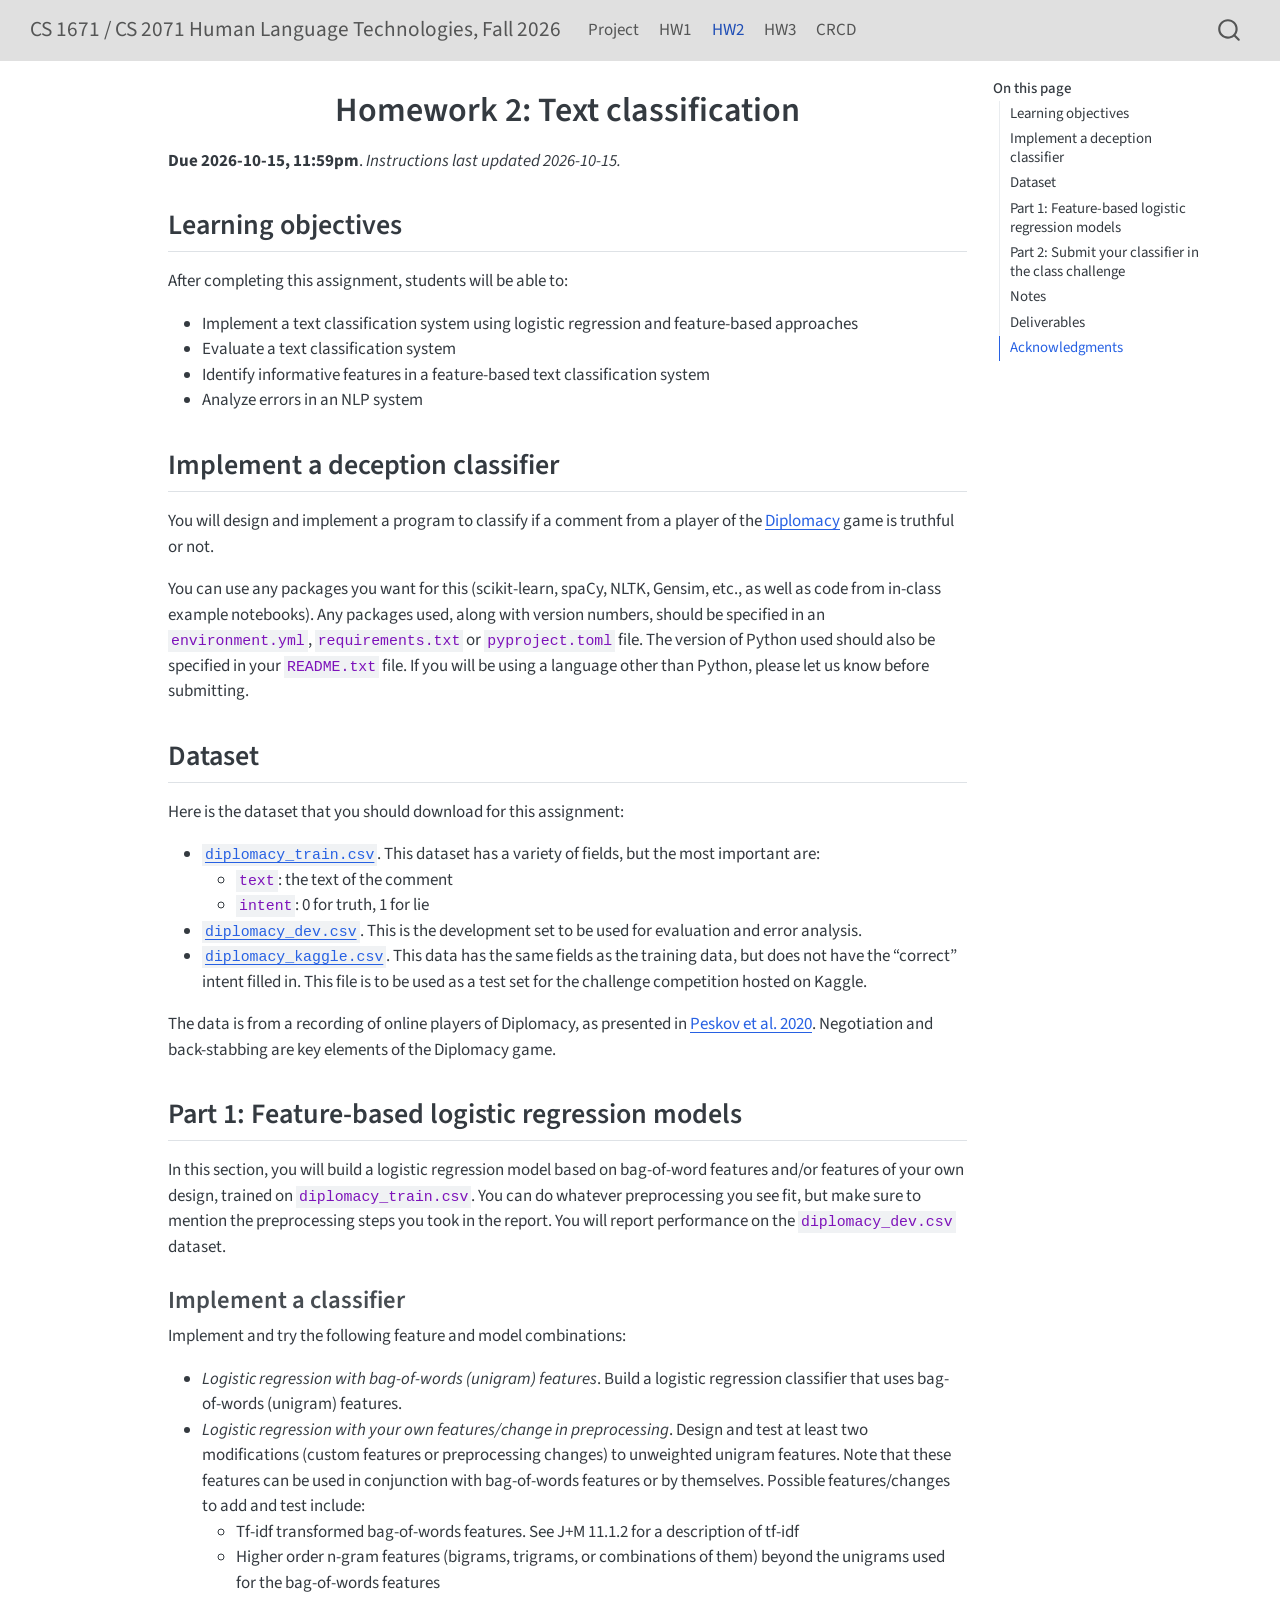
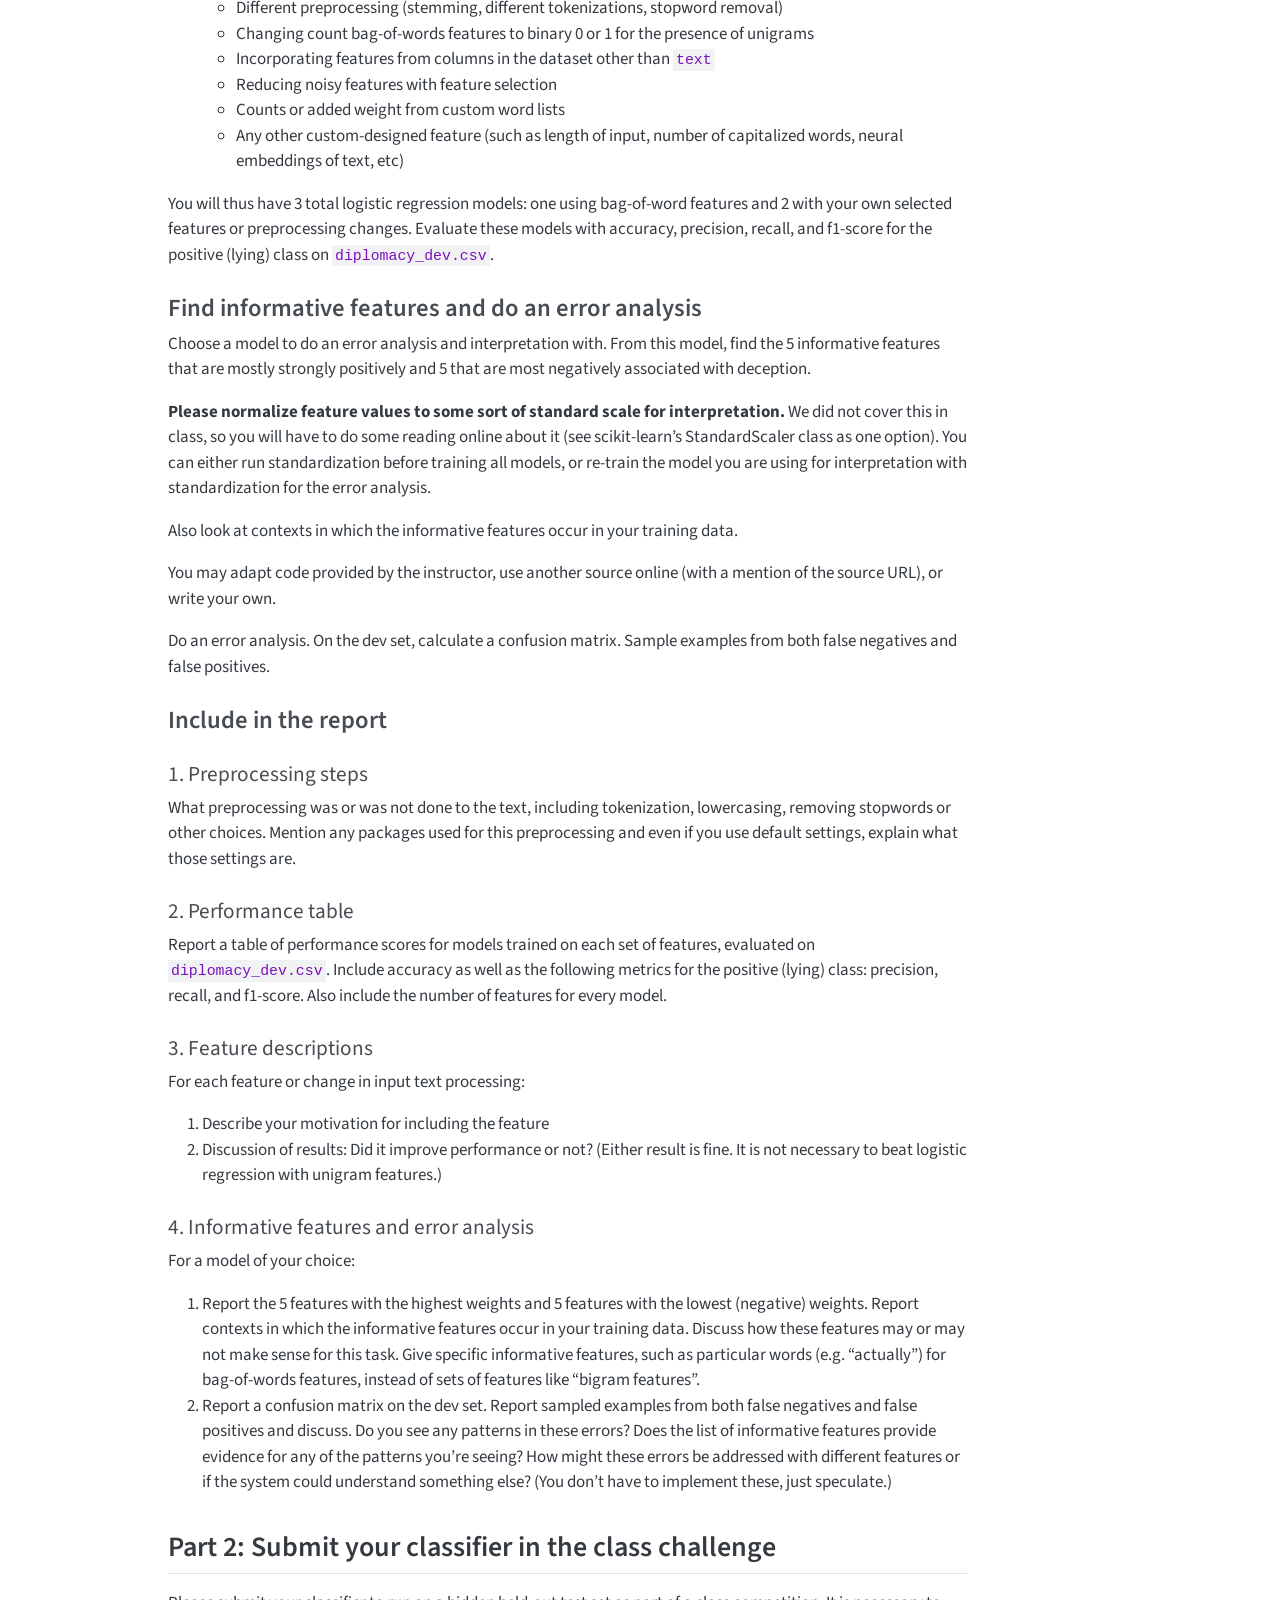
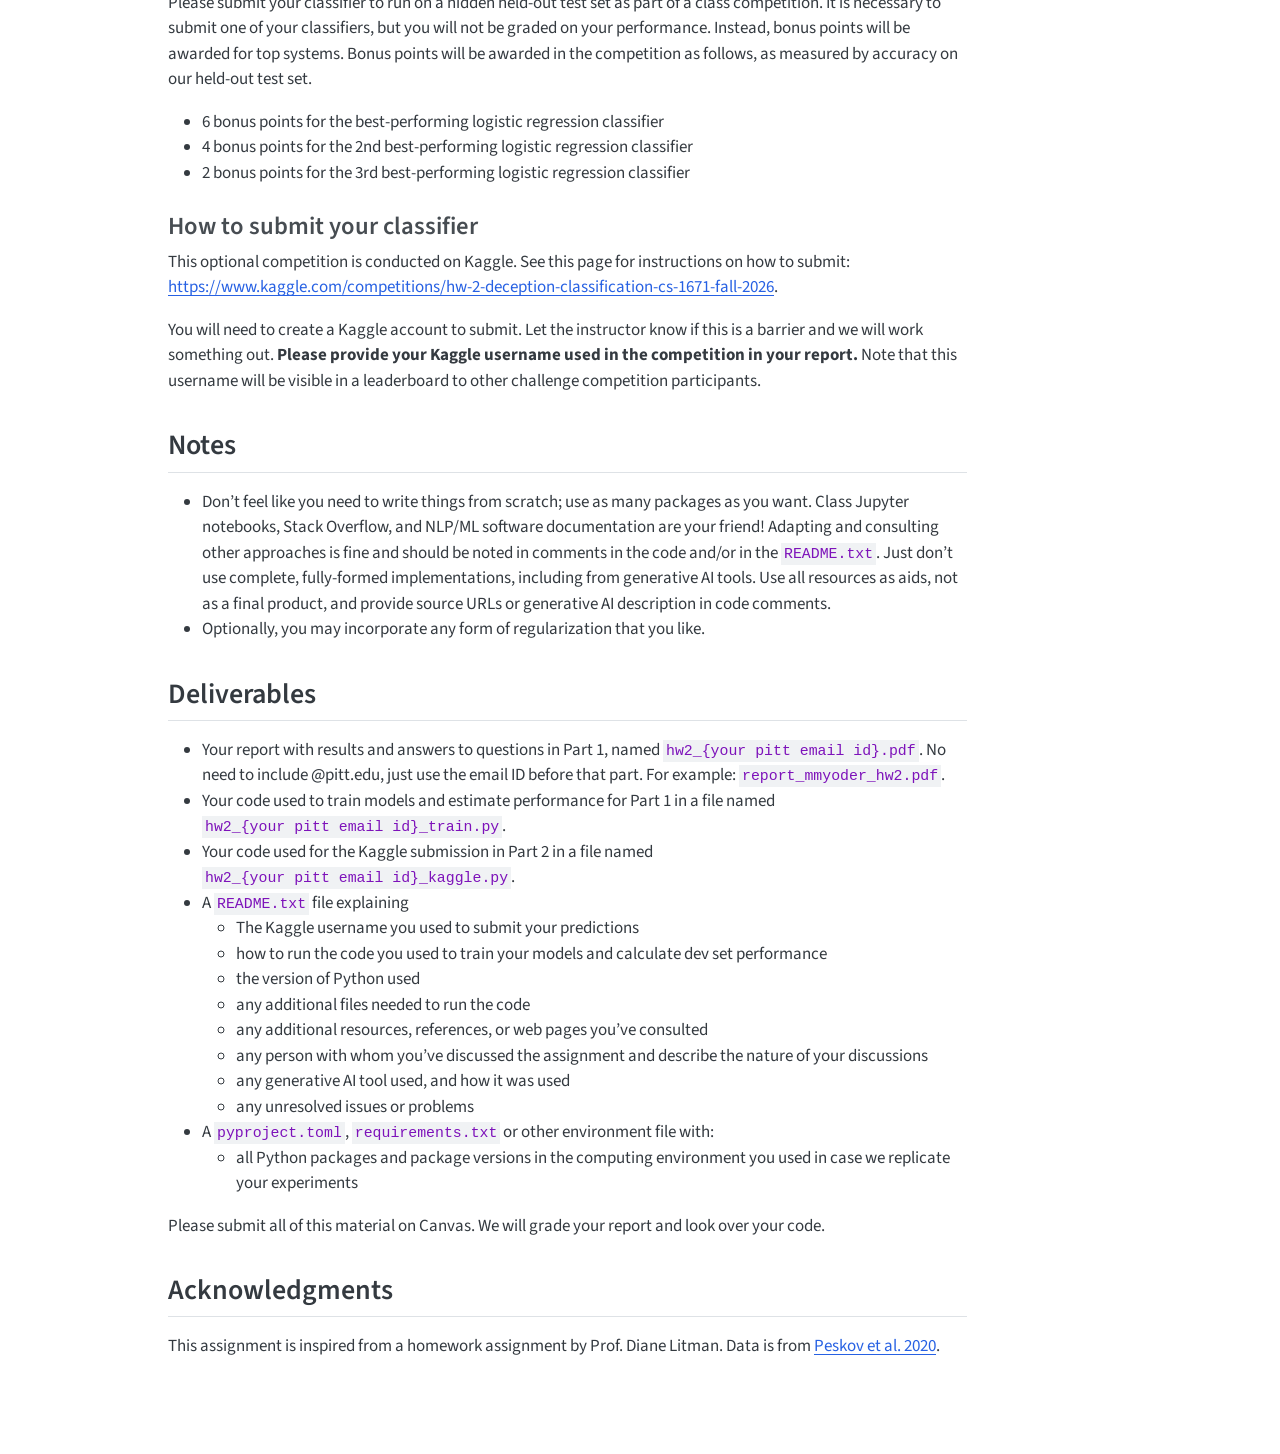
<file: docs/hw2.html>
<!DOCTYPE html>
<html xmlns="http://www.w3.org/1999/xhtml" lang="en" xml:lang="en"><head>

<meta charset="utf-8">
<meta name="generator" content="quarto-1.9.38">

<meta name="viewport" content="width=device-width, initial-scale=1.0, user-scalable=yes">


<title>Homework 2: Text classification – CS 1671 / CS 2071 Human Language Technologies, Fall 2026</title>
<style>
/* Default styles provided by pandoc.
** See https://pandoc.org/MANUAL.html#variables-for-html for config info.
*/
code{white-space: pre-wrap;}
span.smallcaps{font-variant: small-caps;}
div.columns{display: flex; gap: min(4vw, 1.5em);}
div.column{flex: auto; overflow-x: auto;}
div.hanging-indent{margin-left: 1.5em; text-indent: -1.5em;}
ul.task-list{list-style: none;}
ul.task-list li input[type="checkbox"] {
  width: 0.8em;
  margin: 0 0.8em 0.2em -1em; /* quarto-specific, see https://github.com/quarto-dev/quarto-cli/issues/4556 */ 
  vertical-align: middle;
}
</style>


<script src="site_libs/quarto-nav/quarto-nav.js"></script>
<script src="site_libs/quarto-nav/headroom.min.js"></script>
<script src="site_libs/clipboard/clipboard.min.js"></script>
<script src="site_libs/quarto-search/autocomplete.umd.js"></script>
<script src="site_libs/quarto-search/fuse.min.js"></script>
<script src="site_libs/quarto-search/quarto-search.js"></script>
<meta name="quarto:offset" content="./">
<script src="site_libs/quarto-html/quarto.js" type="module"></script>
<script src="site_libs/quarto-html/tabsets/tabsets.js" type="module"></script>
<script src="site_libs/quarto-html/popper.min.js"></script>
<script src="site_libs/quarto-html/tippy.umd.min.js"></script>
<script src="site_libs/quarto-html/anchor.min.js"></script>
<link href="site_libs/quarto-html/tippy.css" rel="stylesheet">
<link href="site_libs/quarto-html/quarto-syntax-highlighting-15634bcf2e68342d4ad2dfa704d543f6.css" rel="stylesheet" id="quarto-text-highlighting-styles">
<script src="site_libs/bootstrap/bootstrap.min.js"></script>
<link href="site_libs/bootstrap/bootstrap-icons.css" rel="stylesheet">
<link href="site_libs/bootstrap/bootstrap-a09f8f9c4b7da7079d5e1ef846e64efc.min.css" rel="stylesheet" append-hash="true" id="quarto-bootstrap" data-mode="light">
<script id="quarto-search-options" type="application/json">{
  "location": "navbar",
  "copy-button": false,
  "collapse-after": 3,
  "panel-placement": "end",
  "type": "overlay",
  "limit": 50,
  "keyboard-shortcut": [
    "f",
    "/",
    "s"
  ],
  "show-item-context": false,
  "language": {
    "search-no-results-text": "No results",
    "search-matching-documents-text": "matching documents",
    "search-copy-link-title": "Copy link to search",
    "search-hide-matches-text": "Hide additional matches",
    "search-more-match-text": "more match in this document",
    "search-more-matches-text": "more matches in this document",
    "search-clear-button-title": "Clear",
    "search-text-placeholder": "",
    "search-detached-cancel-button-title": "Cancel",
    "search-submit-button-title": "Submit",
    "search-label": "Search"
  }
}</script>


<link rel="stylesheet" href="styles.css">
</head>

<body class="nav-fixed quarto-light">

<div id="quarto-search-results"></div>
  <header id="quarto-header" class="headroom fixed-top">
    <nav class="navbar navbar-expand-lg " data-bs-theme="dark">
      <div class="navbar-container container-fluid">
      <div class="navbar-brand-container mx-auto">
    <a class="navbar-brand" href="./index.html">
    <span class="navbar-title">CS 1671 / CS 2071 Human Language Technologies, Fall 2026</span>
    </a>
  </div>
            <div id="quarto-search" class="" title="Search"></div>
          <button class="navbar-toggler" type="button" data-bs-toggle="collapse" data-bs-target="#navbarCollapse" aria-controls="navbarCollapse" role="menu" aria-expanded="false" aria-label="Toggle navigation" onclick="if (window.quartoToggleHeadroom) { window.quartoToggleHeadroom(); }">
  <span class="navbar-toggler-icon"></span>
</button>
          <div class="collapse navbar-collapse" id="navbarCollapse">
            <ul class="navbar-nav navbar-nav-scroll me-auto">
  <li class="nav-item">
    <a class="nav-link" href="./project.html"> 
<span class="menu-text">Project</span></a>
  </li>  
  <li class="nav-item">
    <a class="nav-link" href="./hw1.html"> 
<span class="menu-text">HW1</span></a>
  </li>  
  <li class="nav-item">
    <a class="nav-link active" href="./hw2.html" aria-current="page"> 
<span class="menu-text">HW2</span></a>
  </li>  
  <li class="nav-item">
    <a class="nav-link" href="./hw3.html"> 
<span class="menu-text">HW3</span></a>
  </li>  
  <li class="nav-item">
    <a class="nav-link" href="./crcd.html"> 
<span class="menu-text">CRCD</span></a>
  </li>  
</ul>
          </div> <!-- /navcollapse -->
            <div class="quarto-navbar-tools">
</div>
      </div> <!-- /container-fluid -->
    </nav>
</header>
<!-- content -->
<div id="quarto-content" class="quarto-container page-columns page-rows-contents page-layout-article page-navbar">
<!-- sidebar -->
<!-- margin-sidebar -->
    <div id="quarto-margin-sidebar" class="sidebar margin-sidebar">
        <nav id="TOC" role="doc-toc" class="toc-active">
    <h2 id="toc-title">On this page</h2>
   
  <ul>
  <li><a href="#learning-objectives" id="toc-learning-objectives" class="nav-link active" data-scroll-target="#learning-objectives">Learning objectives</a></li>
  <li><a href="#implement-a-deception-classifier" id="toc-implement-a-deception-classifier" class="nav-link" data-scroll-target="#implement-a-deception-classifier">Implement a deception classifier</a></li>
  <li><a href="#dataset" id="toc-dataset" class="nav-link" data-scroll-target="#dataset">Dataset</a></li>
  <li><a href="#part-1-feature-based-logistic-regression-models" id="toc-part-1-feature-based-logistic-regression-models" class="nav-link" data-scroll-target="#part-1-feature-based-logistic-regression-models">Part 1: Feature-based logistic regression models</a>
  <ul class="collapse">
  <li><a href="#implement-a-classifier" id="toc-implement-a-classifier" class="nav-link" data-scroll-target="#implement-a-classifier">Implement a classifier</a></li>
  <li><a href="#find-informative-features-and-do-an-error-analysis" id="toc-find-informative-features-and-do-an-error-analysis" class="nav-link" data-scroll-target="#find-informative-features-and-do-an-error-analysis">Find informative features and do an error analysis</a></li>
  <li><a href="#include-in-the-report" id="toc-include-in-the-report" class="nav-link" data-scroll-target="#include-in-the-report">Include in the report</a></li>
  </ul></li>
  <li><a href="#part-2-submit-your-classifier-in-the-class-challenge" id="toc-part-2-submit-your-classifier-in-the-class-challenge" class="nav-link" data-scroll-target="#part-2-submit-your-classifier-in-the-class-challenge">Part 2: Submit your classifier in the class challenge</a>
  <ul class="collapse">
  <li><a href="#how-to-submit-your-classifier" id="toc-how-to-submit-your-classifier" class="nav-link" data-scroll-target="#how-to-submit-your-classifier">How to submit your classifier</a></li>
  </ul></li>
  <li><a href="#notes" id="toc-notes" class="nav-link" data-scroll-target="#notes">Notes</a></li>
  <li><a href="#deliverables" id="toc-deliverables" class="nav-link" data-scroll-target="#deliverables">Deliverables</a></li>
  <li><a href="#acknowledgments" id="toc-acknowledgments" class="nav-link" data-scroll-target="#acknowledgments">Acknowledgments</a></li>
  </ul>
</nav>
    </div>
<!-- main -->
<main class="content" id="quarto-document-content">

<header id="title-block-header" class="quarto-title-block default">
<div class="quarto-title">
<h1 class="title">Homework 2: Text classification</h1>
</div>



<div class="quarto-title-meta">

    
  
    
  </div>
  


</header>


<p><strong>Due 2026-10-15, 11:59pm</strong>. <em>Instructions last updated 2026-10-15.</em></p>
<section id="learning-objectives" class="level2">
<h2 class="anchored" data-anchor-id="learning-objectives">Learning objectives</h2>
<p>After completing this assignment, students will be able to:</p>
<ul>
<li>Implement a text classification system using logistic regression and feature-based approaches</li>
<li>Evaluate a text classification system</li>
<li>Identify informative features in a feature-based text classification system</li>
<li>Analyze errors in an NLP system</li>
</ul>
</section>
<section id="implement-a-deception-classifier" class="level2">
<h2 class="anchored" data-anchor-id="implement-a-deception-classifier">Implement a deception classifier</h2>
<p>You will design and implement a program to classify if a comment from a player of the <a href="https://en.wikipedia.org/wiki/Diplomacy_(game)">Diplomacy</a> game is truthful or not.</p>
<p>You can use any packages you want for this (scikit-learn, spaCy, NLTK, Gensim, etc., as well as code from in-class example notebooks). Any packages used, along with version numbers, should be specified in an <code>environment.yml</code>, <code>requirements.txt</code> or <code>pyproject.toml</code> file. The version of Python used should also be specified in your <code>README.txt</code> file. If you will be using a language other than Python, please let us know before submitting.</p>
</section>
<section id="dataset" class="level2">
<h2 class="anchored" data-anchor-id="dataset">Dataset</h2>
<p>Here is the dataset that you should download for this assignment:</p>
<ul>
<li><a href="hw2/diplomacy_train.csv"><code>diplomacy_train.csv</code></a>. This dataset has a variety of fields, but the most important are:
<ul>
<li><code>text</code>: the text of the comment</li>
<li><code>intent</code>: 0 for truth, 1 for lie</li>
</ul></li>
<li><a href="hw2/diplomacy_dev.csv"><code>diplomacy_dev.csv</code></a>. This is the development set to be used for evaluation and error analysis.</li>
<li><a href="hw2/diplomacy_kaggle.csv"><code>diplomacy_kaggle.csv</code></a>. This data has the same fields as the training data, but does not have the “correct” intent filled in. This file is to be used as a test set for the challenge competition hosted on Kaggle.</li>
</ul>
<p>The data is from a recording of online players of Diplomacy, as presented in <a href="https://aclanthology.org/2020.acl-main.353/">Peskov et al.&nbsp;2020</a>. Negotiation and back-stabbing are key elements of the Diplomacy game.</p>
</section>
<section id="part-1-feature-based-logistic-regression-models" class="level2">
<h2 class="anchored" data-anchor-id="part-1-feature-based-logistic-regression-models">Part 1: Feature-based logistic regression models</h2>
<p>In this section, you will build a logistic regression model based on bag-of-word features and/or features of your own design, trained on <code>diplomacy_train.csv</code>. You can do whatever preprocessing you see fit, but make sure to mention the preprocessing steps you took in the report. You will report performance on the <code>diplomacy_dev.csv</code> dataset.</p>
<section id="implement-a-classifier" class="level3">
<h3 class="anchored" data-anchor-id="implement-a-classifier">Implement a classifier</h3>
<p>Implement and try the following feature and model combinations:</p>
<ul>
<li><em>Logistic regression with bag-of-words (unigram) features</em>. Build a logistic regression classifier that uses bag-of-words (unigram) features.</li>
<li><em>Logistic regression with your own features/change in preprocessing</em>. Design and test at least two modifications (custom features or preprocessing changes) to unweighted unigram features. Note that these features can be used in conjunction with bag-of-words features or by themselves. Possible features/changes to add and test include:
<ul>
<li>Tf-idf transformed bag-of-words features. See J+M 11.1.2 for a description of tf-idf</li>
<li>Higher order n-gram features (bigrams, trigrams, or combinations of them) beyond the unigrams used for the bag-of-words features</li>
<li>Different preprocessing (stemming, different tokenizations, stopword removal)</li>
<li>Changing count bag-of-words features to binary 0 or 1 for the presence of unigrams</li>
<li>Incorporating features from columns in the dataset other than <code>text</code></li>
<li>Reducing noisy features with feature selection</li>
<li>Counts or added weight from custom word lists</li>
<li>Any other custom-designed feature (such as length of input, number of capitalized words, neural embeddings of text, etc)</li>
</ul></li>
</ul>
<p>You will thus have 3 total logistic regression models: one using bag-of-word features and 2 with your own selected features or preprocessing changes. Evaluate these models with accuracy, precision, recall, and f1-score for the positive (lying) class on <code>diplomacy_dev.csv</code>.</p>
</section>
<section id="find-informative-features-and-do-an-error-analysis" class="level3">
<h3 class="anchored" data-anchor-id="find-informative-features-and-do-an-error-analysis">Find informative features and do an error analysis</h3>
<p>Choose a model to do an error analysis and interpretation with. From this model, find the 5 informative features that are mostly strongly positively and 5 that are most negatively associated with deception.</p>
<p><strong>Please normalize feature values to some sort of standard scale for interpretation.</strong> We did not cover this in class, so you will have to do some reading online about it (see scikit-learn’s StandardScaler class as one option). You can either run standardization before training all models, or re-train the model you are using for interpretation with standardization for the error analysis.</p>
<p>Also look at contexts in which the informative features occur in your training data.</p>
<p>You may adapt code provided by the instructor, use another source online (with a mention of the source URL), or write your own.</p>
<p>Do an error analysis. On the dev set, calculate a confusion matrix. Sample examples from both false negatives and false positives.</p>
</section>
<section id="include-in-the-report" class="level3">
<h3 class="anchored" data-anchor-id="include-in-the-report">Include in the report</h3>
<section id="preprocessing-steps" class="level4">
<h4 class="anchored" data-anchor-id="preprocessing-steps">1. Preprocessing steps</h4>
<p>What preprocessing was or was not done to the text, including tokenization, lowercasing, removing stopwords or other choices. Mention any packages used for this preprocessing and even if you use default settings, explain what those settings are.</p>
</section>
<section id="performance-table" class="level4">
<h4 class="anchored" data-anchor-id="performance-table">2. Performance table</h4>
<p>Report a table of performance scores for models trained on each set of features, evaluated on <code>diplomacy_dev.csv</code>. Include accuracy as well as the following metrics for the positive (lying) class: precision, recall, and f1-score. Also include the number of features for every model.</p>
</section>
<section id="feature-descriptions" class="level4">
<h4 class="anchored" data-anchor-id="feature-descriptions">3. Feature descriptions</h4>
<p>For each feature or change in input text processing:</p>
<ol type="1">
<li>Describe your motivation for including the feature</li>
<li>Discussion of results: Did it improve performance or not? (Either result is fine. It is not necessary to beat logistic regression with unigram features.)</li>
</ol>
</section>
<section id="informative-features-and-error-analysis" class="level4">
<h4 class="anchored" data-anchor-id="informative-features-and-error-analysis">4. Informative features and error analysis</h4>
<p>For a model of your choice:</p>
<ol type="1">
<li>Report the 5 features with the highest weights and 5 features with the lowest (negative) weights. Report contexts in which the informative features occur in your training data. Discuss how these features may or may not make sense for this task. Give specific informative features, such as particular words (e.g.&nbsp;“actually”) for bag-of-words features, instead of sets of features like “bigram features”.</li>
<li>Report a confusion matrix on the dev set. Report sampled examples from both false negatives and false positives and discuss. Do you see any patterns in these errors? Does the list of informative features provide evidence for any of the patterns you’re seeing? How might these errors be addressed with different features or if the system could understand something else? (You don’t have to implement these, just speculate.)</li>
</ol>
</section>
</section>
</section>
<section id="part-2-submit-your-classifier-in-the-class-challenge" class="level2">
<h2 class="anchored" data-anchor-id="part-2-submit-your-classifier-in-the-class-challenge">Part 2: Submit your classifier in the class challenge</h2>
<p>Please submit your classifier to run on a hidden held-out test set as part of a class competition. It is necessary to submit one of your classifiers, but you will not be graded on your performance. Instead, bonus points will be awarded for top systems. Bonus points will be awarded in the competition as follows, as measured by accuracy on our held-out test set.</p>
<ul>
<li>6 bonus points for the best-performing logistic regression classifier</li>
<li>4 bonus points for the 2nd best-performing logistic regression classifier</li>
<li>2 bonus points for the 3rd best-performing logistic regression classifier</li>
</ul>
<section id="how-to-submit-your-classifier" class="level3">
<h3 class="anchored" data-anchor-id="how-to-submit-your-classifier">How to submit your classifier</h3>
<p>This optional competition is conducted on Kaggle. <!--A link will be provided here when the competition is posted.--> See this page for instructions on how to submit: <a href="https://www.kaggle.com/competitions/hw-2-deception-classification-cs-1671-fall-2026" class="uri">https://www.kaggle.com/competitions/hw-2-deception-classification-cs-1671-fall-2026</a>.</p>
<p>You will need to create a Kaggle account to submit. Let the instructor know if this is a barrier and we will work something out. <strong>Please provide your Kaggle username used in the competition in your report.</strong> Note that this username will be visible in a leaderboard to other challenge competition participants.</p>
</section>
</section>
<section id="notes" class="level2">
<h2 class="anchored" data-anchor-id="notes">Notes</h2>
<ul>
<li>Don’t feel like you need to write things from scratch; use as many packages as you want. Class Jupyter notebooks, Stack Overflow, and NLP/ML software documentation are your friend! Adapting and consulting other approaches is fine and should be noted in comments in the code and/or in the <code>README.txt</code>. Just don’t use complete, fully-formed implementations, including from generative AI tools. Use all resources as aids, not as a final product, and provide source URLs or generative AI description in code comments.</li>
<li>Optionally, you may incorporate any form of regularization that you like.</li>
</ul>
</section>
<section id="deliverables" class="level2">
<h2 class="anchored" data-anchor-id="deliverables">Deliverables</h2>
<ul>
<li>Your report with results and answers to questions in Part 1, named <code>hw2_{your pitt email id}.pdf</code>. No need to include <span class="citation" data-cites="pitt.edu">@pitt.edu</span>, just use the email ID before that part. For example: <code>report_mmyoder_hw2.pdf</code>.</li>
<li>Your code used to train models and estimate performance for Part 1 in a file named <code>hw2_{your pitt email id}_train.py</code>.</li>
<li>Your code used for the Kaggle submission in Part 2 in a file named <code>hw2_{your pitt email id}_kaggle.py</code>.</li>
<li>A <code>README.txt</code> file explaining
<ul>
<li>The Kaggle username you used to submit your predictions</li>
<li>how to run the code you used to train your models and calculate dev set performance</li>
<li>the version of Python used</li>
<li>any additional files needed to run the code</li>
<li>any additional resources, references, or web pages you’ve consulted</li>
<li>any person with whom you’ve discussed the assignment and describe the nature of your discussions</li>
<li>any generative AI tool used, and how it was used</li>
<li>any unresolved issues or problems</li>
</ul></li>
<li>A <code>pyproject.toml</code>, <code>requirements.txt</code> or other environment file with:
<ul>
<li>all Python packages and package versions in the computing environment you used in case we replicate your experiments</li>
</ul></li>
</ul>
<p>Please submit all of this material on Canvas. We will grade your report and look over your code.</p>
<!--## Grading
See rubric on Canvas.-->
</section>
<section id="acknowledgments" class="level2">
<h2 class="anchored" data-anchor-id="acknowledgments">Acknowledgments</h2>
<p>This assignment is inspired from a homework assignment by Prof.&nbsp;Diane Litman. Data is from <a href="https://aclanthology.org/2020.acl-main.353/">Peskov et al.&nbsp;2020</a>.</p>


</section>

</main> <!-- /main -->
<script id="quarto-html-after-body" type="application/javascript">
  window.document.addEventListener("DOMContentLoaded", function (event) {
    const icon = "";
    const anchorJS = new window.AnchorJS();
    anchorJS.options = {
      placement: 'right',
      icon: icon
    };
    anchorJS.add('.anchored');
    const isCodeAnnotation = (el) => {
      for (const clz of el.classList) {
        if (clz.startsWith('code-annotation-')) {                     
          return true;
        }
      }
      return false;
    }
    const onCopySuccess = function(e) {
      // button target
      const button = e.trigger;
      // don't keep focus
      button.blur();
      // flash "checked"
      button.classList.add('code-copy-button-checked');
      var currentTitle = button.getAttribute("title");
      button.setAttribute("title", "Copied!");
      let tooltip;
      if (window.bootstrap) {
        button.setAttribute("data-bs-toggle", "tooltip");
        button.setAttribute("data-bs-placement", "left");
        button.setAttribute("data-bs-title", "Copied!");
        tooltip = new bootstrap.Tooltip(button, 
          { trigger: "manual", 
            customClass: "code-copy-button-tooltip",
            offset: [0, -8]});
        tooltip.show();    
      }
      setTimeout(function() {
        if (tooltip) {
          tooltip.hide();
          button.removeAttribute("data-bs-title");
          button.removeAttribute("data-bs-toggle");
          button.removeAttribute("data-bs-placement");
        }
        button.setAttribute("title", currentTitle);
        button.classList.remove('code-copy-button-checked');
      }, 1000);
      // clear code selection
      e.clearSelection();
    }
    const getTextToCopy = function(trigger) {
      const outerScaffold = trigger.parentElement.cloneNode(true);
      const codeEl = outerScaffold.querySelector('code');
      for (const childEl of codeEl.children) {
        if (isCodeAnnotation(childEl)) {
          childEl.remove();
        }
      }
      return codeEl.innerText;
    }
    const clipboard = new window.ClipboardJS('.code-copy-button:not([data-in-quarto-modal])', {
      text: getTextToCopy
    });
    clipboard.on('success', onCopySuccess);
    if (window.document.getElementById('quarto-embedded-source-code-modal')) {
      const clipboardModal = new window.ClipboardJS('.code-copy-button[data-in-quarto-modal]', {
        text: getTextToCopy,
        container: window.document.getElementById('quarto-embedded-source-code-modal')
      });
      clipboardModal.on('success', onCopySuccess);
    }
      var localhostRegex = new RegExp(/^(?:http|https):\/\/localhost\:?[0-9]*\//);
      var mailtoRegex = new RegExp(/^mailto:/);
        var filterRegex = new RegExp('/' + window.location.host + '/');
      var isInternal = (href) => {
          return filterRegex.test(href) || localhostRegex.test(href) || mailtoRegex.test(href);
      }
      // Inspect non-navigation links and adorn them if external
     var links = window.document.querySelectorAll('a[href]:not(.nav-link):not(.navbar-brand):not(.toc-action):not(.sidebar-link):not(.sidebar-item-toggle):not(.pagination-link):not(.no-external):not([aria-hidden]):not(.dropdown-item):not(.quarto-navigation-tool):not(.about-link)');
      for (var i=0; i<links.length; i++) {
        const link = links[i];
        if (!isInternal(link.href)) {
          // undo the damage that might have been done by quarto-nav.js in the case of
          // links that we want to consider external
          if (link.dataset.originalHref !== undefined) {
            link.href = link.dataset.originalHref;
          }
        }
      }
    function tippyHover(el, contentFn, onTriggerFn, onUntriggerFn) {
      const config = {
        allowHTML: true,
        maxWidth: 500,
        delay: 100,
        arrow: false,
        appendTo: function(el) {
            return el.parentElement;
        },
        interactive: true,
        interactiveBorder: 10,
        theme: 'quarto',
        placement: 'bottom-start',
      };
      if (contentFn) {
        config.content = contentFn;
      }
      if (onTriggerFn) {
        config.onTrigger = onTriggerFn;
      }
      if (onUntriggerFn) {
        config.onUntrigger = onUntriggerFn;
      }
      window.tippy(el, config); 
    }
    const noterefs = window.document.querySelectorAll('a[role="doc-noteref"]');
    for (var i=0; i<noterefs.length; i++) {
      const ref = noterefs[i];
      tippyHover(ref, function() {
        // use id or data attribute instead here
        let href = ref.getAttribute('data-footnote-href') || ref.getAttribute('href');
        try { href = new URL(href).hash; } catch {}
        const id = href.replace(/^#\/?/, "");
        const note = window.document.getElementById(id);
        if (note) {
          return note.innerHTML;
        } else {
          return "";
        }
      });
    }
    const xrefs = window.document.querySelectorAll('a.quarto-xref');
    const processXRef = (id, note) => {
      // Strip column container classes
      const stripColumnClz = (el) => {
        el.classList.remove("page-full", "page-columns");
        if (el.children) {
          for (const child of el.children) {
            stripColumnClz(child);
          }
        }
      }
      stripColumnClz(note)
      if (id === null || id.startsWith('sec-')) {
        // Special case sections, only their first couple elements
        const container = document.createElement("div");
        if (note.children && note.children.length > 2) {
          container.appendChild(note.children[0].cloneNode(true));
          for (let i = 1; i < note.children.length; i++) {
            const child = note.children[i];
            if (child.tagName === "P" && child.innerText === "") {
              continue;
            } else {
              container.appendChild(child.cloneNode(true));
              break;
            }
          }
          if (window.Quarto?.typesetMath) {
            window.Quarto.typesetMath(container);
          }
          return container.innerHTML
        } else {
          if (window.Quarto?.typesetMath) {
            window.Quarto.typesetMath(note);
          }
          return note.innerHTML;
        }
      } else {
        // Remove any anchor links if they are present
        const anchorLink = note.querySelector('a.anchorjs-link');
        if (anchorLink) {
          anchorLink.remove();
        }
        if (window.Quarto?.typesetMath) {
          window.Quarto.typesetMath(note);
        }
        if (note.classList.contains("callout")) {
          return note.outerHTML;
        } else {
          return note.innerHTML;
        }
      }
    }
    for (var i=0; i<xrefs.length; i++) {
      const xref = xrefs[i];
      tippyHover(xref, undefined, function(instance) {
        instance.disable();
        let url = xref.getAttribute('href');
        let hash = undefined; 
        if (url.startsWith('#')) {
          hash = url;
        } else {
          try { hash = new URL(url).hash; } catch {}
        }
        if (hash) {
          const id = hash.replace(/^#\/?/, "");
          const note = window.document.getElementById(id);
          if (note !== null) {
            try {
              const html = processXRef(id, note.cloneNode(true));
              instance.setContent(html);
            } finally {
              instance.enable();
              instance.show();
            }
          } else {
            // See if we can fetch this
            fetch(url.split('#')[0])
            .then(res => res.text())
            .then(html => {
              const parser = new DOMParser();
              const htmlDoc = parser.parseFromString(html, "text/html");
              const note = htmlDoc.getElementById(id);
              if (note !== null) {
                const html = processXRef(id, note);
                instance.setContent(html);
              } 
            }).finally(() => {
              instance.enable();
              instance.show();
            });
          }
        } else {
          // See if we can fetch a full url (with no hash to target)
          // This is a special case and we should probably do some content thinning / targeting
          fetch(url)
          .then(res => res.text())
          .then(html => {
            const parser = new DOMParser();
            const htmlDoc = parser.parseFromString(html, "text/html");
            const note = htmlDoc.querySelector('main.content');
            if (note !== null) {
              // This should only happen for chapter cross references
              // (since there is no id in the URL)
              // remove the first header
              if (note.children.length > 0 && note.children[0].tagName === "HEADER") {
                note.children[0].remove();
              }
              const html = processXRef(null, note);
              instance.setContent(html);
            } 
          }).finally(() => {
            instance.enable();
            instance.show();
          });
        }
      }, function(instance) {
      });
    }
        let selectedAnnoteEl;
        const selectorForAnnotation = ( cell, annotation) => {
          let cellAttr = 'data-code-cell="' + cell + '"';
          let lineAttr = 'data-code-annotation="' +  annotation + '"';
          const selector = 'span[' + cellAttr + '][' + lineAttr + ']';
          return selector;
        }
        const selectCodeLines = (annoteEl) => {
          const doc = window.document;
          const targetCell = annoteEl.getAttribute("data-target-cell");
          const targetAnnotation = annoteEl.getAttribute("data-target-annotation");
          const annoteSpan = window.document.querySelector(selectorForAnnotation(targetCell, targetAnnotation));
          const lines = annoteSpan.getAttribute("data-code-lines").split(",");
          const lineIds = lines.map((line) => {
            return targetCell + "-" + line;
          })
          let top = null;
          let height = null;
          let parent = null;
          if (lineIds.length > 0) {
              //compute the position of the single el (top and bottom and make a div)
              const el = window.document.getElementById(lineIds[0]);
              top = el.offsetTop;
              height = el.offsetHeight;
              parent = el.parentElement.parentElement;
            if (lineIds.length > 1) {
              const lastEl = window.document.getElementById(lineIds[lineIds.length - 1]);
              const bottom = lastEl.offsetTop + lastEl.offsetHeight;
              height = bottom - top;
            }
            if (top !== null && height !== null && parent !== null) {
              // cook up a div (if necessary) and position it 
              let div = window.document.getElementById("code-annotation-line-highlight");
              if (div === null) {
                div = window.document.createElement("div");
                div.setAttribute("id", "code-annotation-line-highlight");
                div.style.position = 'absolute';
                parent.appendChild(div);
              }
              div.style.top = top - 2 + "px";
              div.style.height = height + 4 + "px";
              div.style.left = 0;
              let gutterDiv = window.document.getElementById("code-annotation-line-highlight-gutter");
              if (gutterDiv === null) {
                gutterDiv = window.document.createElement("div");
                gutterDiv.setAttribute("id", "code-annotation-line-highlight-gutter");
                gutterDiv.style.position = 'absolute';
                const codeCell = window.document.getElementById(targetCell);
                const gutter = codeCell.querySelector('.code-annotation-gutter');
                gutter.appendChild(gutterDiv);
              }
              gutterDiv.style.top = top - 2 + "px";
              gutterDiv.style.height = height + 4 + "px";
            }
            selectedAnnoteEl = annoteEl;
          }
        };
        const unselectCodeLines = () => {
          const elementsIds = ["code-annotation-line-highlight", "code-annotation-line-highlight-gutter"];
          elementsIds.forEach((elId) => {
            const div = window.document.getElementById(elId);
            if (div) {
              div.remove();
            }
          });
          selectedAnnoteEl = undefined;
        };
          // Handle positioning of the toggle
      window.addEventListener(
        "resize",
        throttle(() => {
          elRect = undefined;
          if (selectedAnnoteEl) {
            selectCodeLines(selectedAnnoteEl);
          }
        }, 10)
      );
      function throttle(fn, ms) {
      let throttle = false;
      let timer;
        return (...args) => {
          if(!throttle) { // first call gets through
              fn.apply(this, args);
              throttle = true;
          } else { // all the others get throttled
              if(timer) clearTimeout(timer); // cancel #2
              timer = setTimeout(() => {
                fn.apply(this, args);
                timer = throttle = false;
              }, ms);
          }
        };
      }
        // Attach click handler to the DT
        const annoteDls = window.document.querySelectorAll('dt[data-target-cell]');
        for (const annoteDlNode of annoteDls) {
          annoteDlNode.addEventListener('click', (event) => {
            const clickedEl = event.target;
            if (clickedEl !== selectedAnnoteEl) {
              unselectCodeLines();
              const activeEl = window.document.querySelector('dt[data-target-cell].code-annotation-active');
              if (activeEl) {
                activeEl.classList.remove('code-annotation-active');
              }
              selectCodeLines(clickedEl);
              clickedEl.classList.add('code-annotation-active');
            } else {
              // Unselect the line
              unselectCodeLines();
              clickedEl.classList.remove('code-annotation-active');
            }
          });
        }
    const findCites = (el) => {
      const parentEl = el.parentElement;
      if (parentEl) {
        const cites = parentEl.dataset.cites;
        if (cites) {
          return {
            el,
            cites: cites.split(' ')
          };
        } else {
          return findCites(el.parentElement)
        }
      } else {
        return undefined;
      }
    };
    var bibliorefs = window.document.querySelectorAll('a[role="doc-biblioref"]');
    for (var i=0; i<bibliorefs.length; i++) {
      const ref = bibliorefs[i];
      const citeInfo = findCites(ref);
      if (citeInfo) {
        tippyHover(citeInfo.el, function() {
          var popup = window.document.createElement('div');
          citeInfo.cites.forEach(function(cite) {
            var citeDiv = window.document.createElement('div');
            citeDiv.classList.add('hanging-indent');
            citeDiv.classList.add('csl-entry');
            var biblioDiv = window.document.getElementById('ref-' + cite);
            if (biblioDiv) {
              citeDiv.innerHTML = biblioDiv.innerHTML;
            }
            popup.appendChild(citeDiv);
          });
          return popup.innerHTML;
        });
      }
    }
  });
  </script>
</div> <!-- /content -->




</body></html>
</file>
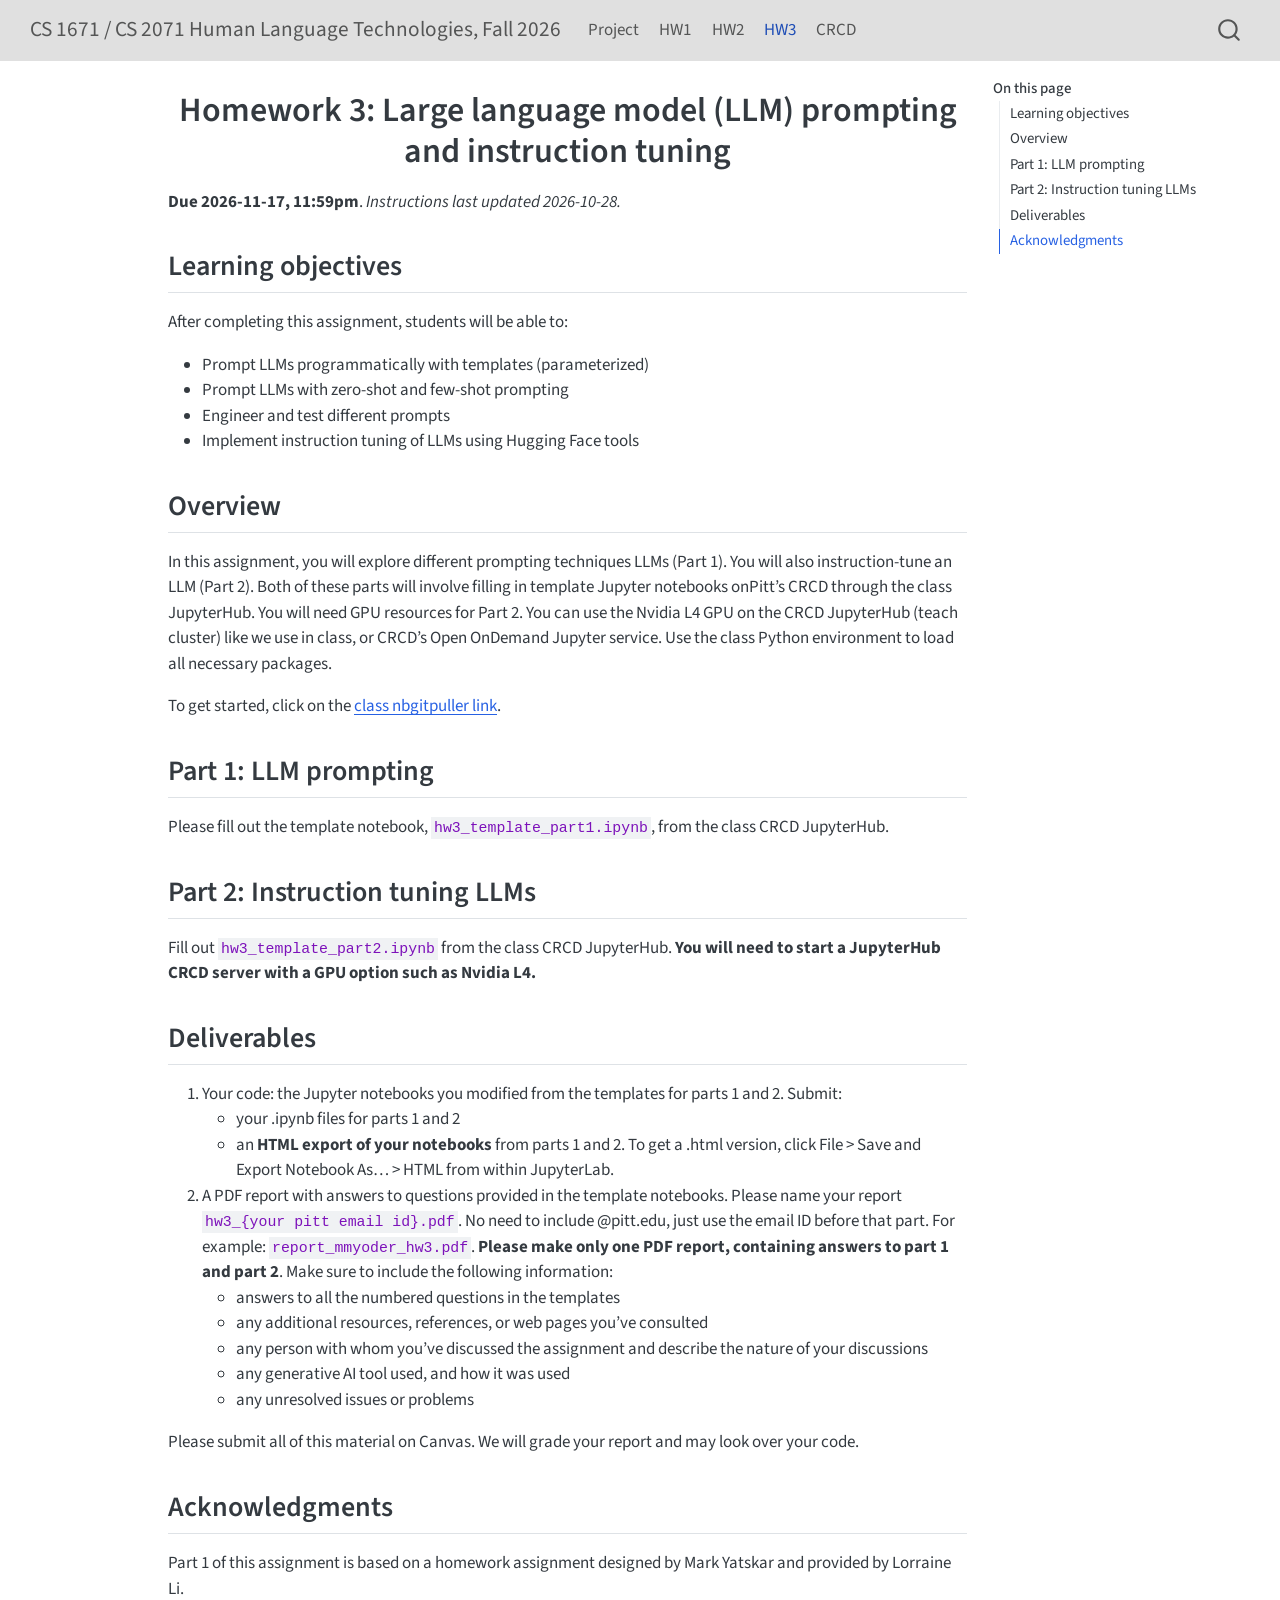
<file: docs/hw3.html>
<!DOCTYPE html>
<html xmlns="http://www.w3.org/1999/xhtml" lang="en" xml:lang="en"><head>

<meta charset="utf-8">
<meta name="generator" content="quarto-1.9.38">

<meta name="viewport" content="width=device-width, initial-scale=1.0, user-scalable=yes">


<title>Homework 3: Large language model (LLM) prompting and instruction tuning – CS 1671 / CS 2071 Human Language Technologies, Fall 2026</title>
<style>
/* Default styles provided by pandoc.
** See https://pandoc.org/MANUAL.html#variables-for-html for config info.
*/
code{white-space: pre-wrap;}
span.smallcaps{font-variant: small-caps;}
div.columns{display: flex; gap: min(4vw, 1.5em);}
div.column{flex: auto; overflow-x: auto;}
div.hanging-indent{margin-left: 1.5em; text-indent: -1.5em;}
ul.task-list{list-style: none;}
ul.task-list li input[type="checkbox"] {
  width: 0.8em;
  margin: 0 0.8em 0.2em -1em; /* quarto-specific, see https://github.com/quarto-dev/quarto-cli/issues/4556 */ 
  vertical-align: middle;
}
</style>


<script src="site_libs/quarto-nav/quarto-nav.js"></script>
<script src="site_libs/quarto-nav/headroom.min.js"></script>
<script src="site_libs/clipboard/clipboard.min.js"></script>
<script src="site_libs/quarto-search/autocomplete.umd.js"></script>
<script src="site_libs/quarto-search/fuse.min.js"></script>
<script src="site_libs/quarto-search/quarto-search.js"></script>
<meta name="quarto:offset" content="./">
<script src="site_libs/quarto-html/quarto.js" type="module"></script>
<script src="site_libs/quarto-html/tabsets/tabsets.js" type="module"></script>
<script src="site_libs/quarto-html/popper.min.js"></script>
<script src="site_libs/quarto-html/tippy.umd.min.js"></script>
<script src="site_libs/quarto-html/anchor.min.js"></script>
<link href="site_libs/quarto-html/tippy.css" rel="stylesheet">
<link href="site_libs/quarto-html/quarto-syntax-highlighting-15634bcf2e68342d4ad2dfa704d543f6.css" rel="stylesheet" id="quarto-text-highlighting-styles">
<script src="site_libs/bootstrap/bootstrap.min.js"></script>
<link href="site_libs/bootstrap/bootstrap-icons.css" rel="stylesheet">
<link href="site_libs/bootstrap/bootstrap-a09f8f9c4b7da7079d5e1ef846e64efc.min.css" rel="stylesheet" append-hash="true" id="quarto-bootstrap" data-mode="light">
<script id="quarto-search-options" type="application/json">{
  "location": "navbar",
  "copy-button": false,
  "collapse-after": 3,
  "panel-placement": "end",
  "type": "overlay",
  "limit": 50,
  "keyboard-shortcut": [
    "f",
    "/",
    "s"
  ],
  "show-item-context": false,
  "language": {
    "search-no-results-text": "No results",
    "search-matching-documents-text": "matching documents",
    "search-copy-link-title": "Copy link to search",
    "search-hide-matches-text": "Hide additional matches",
    "search-more-match-text": "more match in this document",
    "search-more-matches-text": "more matches in this document",
    "search-clear-button-title": "Clear",
    "search-text-placeholder": "",
    "search-detached-cancel-button-title": "Cancel",
    "search-submit-button-title": "Submit",
    "search-label": "Search"
  }
}</script>


<link rel="stylesheet" href="styles.css">
</head>

<body class="nav-fixed quarto-light">

<div id="quarto-search-results"></div>
  <header id="quarto-header" class="headroom fixed-top">
    <nav class="navbar navbar-expand-lg " data-bs-theme="dark">
      <div class="navbar-container container-fluid">
      <div class="navbar-brand-container mx-auto">
    <a class="navbar-brand" href="./index.html">
    <span class="navbar-title">CS 1671 / CS 2071 Human Language Technologies, Fall 2026</span>
    </a>
  </div>
            <div id="quarto-search" class="" title="Search"></div>
          <button class="navbar-toggler" type="button" data-bs-toggle="collapse" data-bs-target="#navbarCollapse" aria-controls="navbarCollapse" role="menu" aria-expanded="false" aria-label="Toggle navigation" onclick="if (window.quartoToggleHeadroom) { window.quartoToggleHeadroom(); }">
  <span class="navbar-toggler-icon"></span>
</button>
          <div class="collapse navbar-collapse" id="navbarCollapse">
            <ul class="navbar-nav navbar-nav-scroll me-auto">
  <li class="nav-item">
    <a class="nav-link" href="./project.html"> 
<span class="menu-text">Project</span></a>
  </li>  
  <li class="nav-item">
    <a class="nav-link" href="./hw1.html"> 
<span class="menu-text">HW1</span></a>
  </li>  
  <li class="nav-item">
    <a class="nav-link" href="./hw2.html"> 
<span class="menu-text">HW2</span></a>
  </li>  
  <li class="nav-item">
    <a class="nav-link active" href="./hw3.html" aria-current="page"> 
<span class="menu-text">HW3</span></a>
  </li>  
  <li class="nav-item">
    <a class="nav-link" href="./crcd.html"> 
<span class="menu-text">CRCD</span></a>
  </li>  
</ul>
          </div> <!-- /navcollapse -->
            <div class="quarto-navbar-tools">
</div>
      </div> <!-- /container-fluid -->
    </nav>
</header>
<!-- content -->
<div id="quarto-content" class="quarto-container page-columns page-rows-contents page-layout-article page-navbar">
<!-- sidebar -->
<!-- margin-sidebar -->
    <div id="quarto-margin-sidebar" class="sidebar margin-sidebar">
        <nav id="TOC" role="doc-toc" class="toc-active">
    <h2 id="toc-title">On this page</h2>
   
  <ul>
  <li><a href="#learning-objectives" id="toc-learning-objectives" class="nav-link active" data-scroll-target="#learning-objectives">Learning objectives</a></li>
  <li><a href="#overview" id="toc-overview" class="nav-link" data-scroll-target="#overview">Overview</a></li>
  <li><a href="#part-1-llm-prompting" id="toc-part-1-llm-prompting" class="nav-link" data-scroll-target="#part-1-llm-prompting">Part 1: LLM prompting</a></li>
  <li><a href="#part-2-instruction-tuning-llms" id="toc-part-2-instruction-tuning-llms" class="nav-link" data-scroll-target="#part-2-instruction-tuning-llms">Part 2: Instruction tuning LLMs</a></li>
  <li><a href="#deliverables" id="toc-deliverables" class="nav-link" data-scroll-target="#deliverables">Deliverables</a></li>
  <li><a href="#acknowledgments" id="toc-acknowledgments" class="nav-link" data-scroll-target="#acknowledgments">Acknowledgments</a></li>
  </ul>
</nav>
    </div>
<!-- main -->
<main class="content" id="quarto-document-content">

<header id="title-block-header" class="quarto-title-block default">
<div class="quarto-title">
<h1 class="title">Homework 3: Large language model (LLM) prompting and instruction tuning</h1>
</div>



<div class="quarto-title-meta">

    
  
    
  </div>
  


</header>


<p><strong>Due 2026-11-17, 11:59pm</strong>. <em>Instructions last updated 2026-10-28.</em></p>
<section id="learning-objectives" class="level2">
<h2 class="anchored" data-anchor-id="learning-objectives">Learning objectives</h2>
<p>After completing this assignment, students will be able to:</p>
<ul>
<li>Prompt LLMs programmatically with templates (parameterized)</li>
<li>Prompt LLMs with zero-shot and few-shot prompting</li>
<li>Engineer and test different prompts</li>
<li>Implement instruction tuning of LLMs using Hugging Face tools</li>
</ul>
</section>
<section id="overview" class="level2">
<h2 class="anchored" data-anchor-id="overview">Overview</h2>
<p>In this assignment, you will explore different prompting techniques LLMs (Part 1). You will also instruction-tune an LLM (Part 2). Both of these parts will involve filling in template Jupyter notebooks onPitt’s CRCD through the class JupyterHub. You will need GPU resources for Part 2. You can use the Nvidia L4 GPU on the CRCD JupyterHub (teach cluster) like we use in class, or CRCD’s Open OnDemand Jupyter service. Use the class Python environment to load all necessary packages.</p>
<p>To get started, click on the <a href="https://jupyter.crc.pitt.edu/hub/user-redirect/git-pull?repo=https%3A%2F%2Fgithub.com%2Fmichaelmilleryoder%2Fcs1671_fall2026_jupyterhub&amp;urlpath=lab%2Ftree%2Fcs1671_fall2026_jupyterhub%2F&amp;branch=main">class nbgitpuller link</a>.</p>
</section>
<section id="part-1-llm-prompting" class="level2">
<h2 class="anchored" data-anchor-id="part-1-llm-prompting">Part 1: LLM prompting</h2>
<p>Please fill out the template notebook, <code>hw3_template_part1.ipynb</code>, from the class CRCD JupyterHub.</p>
</section>
<section id="part-2-instruction-tuning-llms" class="level2">
<h2 class="anchored" data-anchor-id="part-2-instruction-tuning-llms">Part 2: Instruction tuning LLMs</h2>
<p>Fill out <code>hw3_template_part2.ipynb</code> from the class CRCD JupyterHub. <strong>You will need to start a JupyterHub CRCD server with a GPU option such as Nvidia L4.</strong></p>
</section>
<section id="deliverables" class="level2">
<h2 class="anchored" data-anchor-id="deliverables">Deliverables</h2>
<ol type="1">
<li>Your code: the Jupyter notebooks you modified from the templates for parts 1 and 2. Submit:
<ul>
<li>your .ipynb files for parts 1 and 2</li>
<li>an <strong>HTML export of your notebooks</strong> from parts 1 and 2. To get a .html version, click File &gt; Save and Export Notebook As… &gt; HTML from within JupyterLab.</li>
</ul></li>
<li>A PDF report with answers to questions provided in the template notebooks. Please name your report <code>hw3_{your pitt email id}.pdf</code>. No need to include <span class="citation" data-cites="pitt.edu">@pitt.edu</span>, just use the email ID before that part. For example: <code>report_mmyoder_hw3.pdf</code>. <strong>Please make only one PDF report, containing answers to part 1 and part 2</strong>. Make sure to include the following information:
<ul>
<li>answers to all the numbered questions in the templates</li>
<li>any additional resources, references, or web pages you’ve consulted</li>
<li>any person with whom you’ve discussed the assignment and describe the nature of your discussions</li>
<li>any generative AI tool used, and how it was used</li>
<li>any unresolved issues or problems</li>
</ul></li>
</ol>
<p>Please submit all of this material on Canvas. We will grade your report and may look over your code.</p>
<!--
## Grading
See rubric on Canvas.
-->
</section>
<section id="acknowledgments" class="level2">
<h2 class="anchored" data-anchor-id="acknowledgments">Acknowledgments</h2>
<p>Part 1 of this assignment is based on a homework assignment designed by Mark Yatskar and provided by Lorraine Li.</p>


</section>

</main> <!-- /main -->
<script id="quarto-html-after-body" type="application/javascript">
  window.document.addEventListener("DOMContentLoaded", function (event) {
    const icon = "";
    const anchorJS = new window.AnchorJS();
    anchorJS.options = {
      placement: 'right',
      icon: icon
    };
    anchorJS.add('.anchored');
    const isCodeAnnotation = (el) => {
      for (const clz of el.classList) {
        if (clz.startsWith('code-annotation-')) {                     
          return true;
        }
      }
      return false;
    }
    const onCopySuccess = function(e) {
      // button target
      const button = e.trigger;
      // don't keep focus
      button.blur();
      // flash "checked"
      button.classList.add('code-copy-button-checked');
      var currentTitle = button.getAttribute("title");
      button.setAttribute("title", "Copied!");
      let tooltip;
      if (window.bootstrap) {
        button.setAttribute("data-bs-toggle", "tooltip");
        button.setAttribute("data-bs-placement", "left");
        button.setAttribute("data-bs-title", "Copied!");
        tooltip = new bootstrap.Tooltip(button, 
          { trigger: "manual", 
            customClass: "code-copy-button-tooltip",
            offset: [0, -8]});
        tooltip.show();    
      }
      setTimeout(function() {
        if (tooltip) {
          tooltip.hide();
          button.removeAttribute("data-bs-title");
          button.removeAttribute("data-bs-toggle");
          button.removeAttribute("data-bs-placement");
        }
        button.setAttribute("title", currentTitle);
        button.classList.remove('code-copy-button-checked');
      }, 1000);
      // clear code selection
      e.clearSelection();
    }
    const getTextToCopy = function(trigger) {
      const outerScaffold = trigger.parentElement.cloneNode(true);
      const codeEl = outerScaffold.querySelector('code');
      for (const childEl of codeEl.children) {
        if (isCodeAnnotation(childEl)) {
          childEl.remove();
        }
      }
      return codeEl.innerText;
    }
    const clipboard = new window.ClipboardJS('.code-copy-button:not([data-in-quarto-modal])', {
      text: getTextToCopy
    });
    clipboard.on('success', onCopySuccess);
    if (window.document.getElementById('quarto-embedded-source-code-modal')) {
      const clipboardModal = new window.ClipboardJS('.code-copy-button[data-in-quarto-modal]', {
        text: getTextToCopy,
        container: window.document.getElementById('quarto-embedded-source-code-modal')
      });
      clipboardModal.on('success', onCopySuccess);
    }
      var localhostRegex = new RegExp(/^(?:http|https):\/\/localhost\:?[0-9]*\//);
      var mailtoRegex = new RegExp(/^mailto:/);
        var filterRegex = new RegExp('/' + window.location.host + '/');
      var isInternal = (href) => {
          return filterRegex.test(href) || localhostRegex.test(href) || mailtoRegex.test(href);
      }
      // Inspect non-navigation links and adorn them if external
     var links = window.document.querySelectorAll('a[href]:not(.nav-link):not(.navbar-brand):not(.toc-action):not(.sidebar-link):not(.sidebar-item-toggle):not(.pagination-link):not(.no-external):not([aria-hidden]):not(.dropdown-item):not(.quarto-navigation-tool):not(.about-link)');
      for (var i=0; i<links.length; i++) {
        const link = links[i];
        if (!isInternal(link.href)) {
          // undo the damage that might have been done by quarto-nav.js in the case of
          // links that we want to consider external
          if (link.dataset.originalHref !== undefined) {
            link.href = link.dataset.originalHref;
          }
        }
      }
    function tippyHover(el, contentFn, onTriggerFn, onUntriggerFn) {
      const config = {
        allowHTML: true,
        maxWidth: 500,
        delay: 100,
        arrow: false,
        appendTo: function(el) {
            return el.parentElement;
        },
        interactive: true,
        interactiveBorder: 10,
        theme: 'quarto',
        placement: 'bottom-start',
      };
      if (contentFn) {
        config.content = contentFn;
      }
      if (onTriggerFn) {
        config.onTrigger = onTriggerFn;
      }
      if (onUntriggerFn) {
        config.onUntrigger = onUntriggerFn;
      }
      window.tippy(el, config); 
    }
    const noterefs = window.document.querySelectorAll('a[role="doc-noteref"]');
    for (var i=0; i<noterefs.length; i++) {
      const ref = noterefs[i];
      tippyHover(ref, function() {
        // use id or data attribute instead here
        let href = ref.getAttribute('data-footnote-href') || ref.getAttribute('href');
        try { href = new URL(href).hash; } catch {}
        const id = href.replace(/^#\/?/, "");
        const note = window.document.getElementById(id);
        if (note) {
          return note.innerHTML;
        } else {
          return "";
        }
      });
    }
    const xrefs = window.document.querySelectorAll('a.quarto-xref');
    const processXRef = (id, note) => {
      // Strip column container classes
      const stripColumnClz = (el) => {
        el.classList.remove("page-full", "page-columns");
        if (el.children) {
          for (const child of el.children) {
            stripColumnClz(child);
          }
        }
      }
      stripColumnClz(note)
      if (id === null || id.startsWith('sec-')) {
        // Special case sections, only their first couple elements
        const container = document.createElement("div");
        if (note.children && note.children.length > 2) {
          container.appendChild(note.children[0].cloneNode(true));
          for (let i = 1; i < note.children.length; i++) {
            const child = note.children[i];
            if (child.tagName === "P" && child.innerText === "") {
              continue;
            } else {
              container.appendChild(child.cloneNode(true));
              break;
            }
          }
          if (window.Quarto?.typesetMath) {
            window.Quarto.typesetMath(container);
          }
          return container.innerHTML
        } else {
          if (window.Quarto?.typesetMath) {
            window.Quarto.typesetMath(note);
          }
          return note.innerHTML;
        }
      } else {
        // Remove any anchor links if they are present
        const anchorLink = note.querySelector('a.anchorjs-link');
        if (anchorLink) {
          anchorLink.remove();
        }
        if (window.Quarto?.typesetMath) {
          window.Quarto.typesetMath(note);
        }
        if (note.classList.contains("callout")) {
          return note.outerHTML;
        } else {
          return note.innerHTML;
        }
      }
    }
    for (var i=0; i<xrefs.length; i++) {
      const xref = xrefs[i];
      tippyHover(xref, undefined, function(instance) {
        instance.disable();
        let url = xref.getAttribute('href');
        let hash = undefined; 
        if (url.startsWith('#')) {
          hash = url;
        } else {
          try { hash = new URL(url).hash; } catch {}
        }
        if (hash) {
          const id = hash.replace(/^#\/?/, "");
          const note = window.document.getElementById(id);
          if (note !== null) {
            try {
              const html = processXRef(id, note.cloneNode(true));
              instance.setContent(html);
            } finally {
              instance.enable();
              instance.show();
            }
          } else {
            // See if we can fetch this
            fetch(url.split('#')[0])
            .then(res => res.text())
            .then(html => {
              const parser = new DOMParser();
              const htmlDoc = parser.parseFromString(html, "text/html");
              const note = htmlDoc.getElementById(id);
              if (note !== null) {
                const html = processXRef(id, note);
                instance.setContent(html);
              } 
            }).finally(() => {
              instance.enable();
              instance.show();
            });
          }
        } else {
          // See if we can fetch a full url (with no hash to target)
          // This is a special case and we should probably do some content thinning / targeting
          fetch(url)
          .then(res => res.text())
          .then(html => {
            const parser = new DOMParser();
            const htmlDoc = parser.parseFromString(html, "text/html");
            const note = htmlDoc.querySelector('main.content');
            if (note !== null) {
              // This should only happen for chapter cross references
              // (since there is no id in the URL)
              // remove the first header
              if (note.children.length > 0 && note.children[0].tagName === "HEADER") {
                note.children[0].remove();
              }
              const html = processXRef(null, note);
              instance.setContent(html);
            } 
          }).finally(() => {
            instance.enable();
            instance.show();
          });
        }
      }, function(instance) {
      });
    }
        let selectedAnnoteEl;
        const selectorForAnnotation = ( cell, annotation) => {
          let cellAttr = 'data-code-cell="' + cell + '"';
          let lineAttr = 'data-code-annotation="' +  annotation + '"';
          const selector = 'span[' + cellAttr + '][' + lineAttr + ']';
          return selector;
        }
        const selectCodeLines = (annoteEl) => {
          const doc = window.document;
          const targetCell = annoteEl.getAttribute("data-target-cell");
          const targetAnnotation = annoteEl.getAttribute("data-target-annotation");
          const annoteSpan = window.document.querySelector(selectorForAnnotation(targetCell, targetAnnotation));
          const lines = annoteSpan.getAttribute("data-code-lines").split(",");
          const lineIds = lines.map((line) => {
            return targetCell + "-" + line;
          })
          let top = null;
          let height = null;
          let parent = null;
          if (lineIds.length > 0) {
              //compute the position of the single el (top and bottom and make a div)
              const el = window.document.getElementById(lineIds[0]);
              top = el.offsetTop;
              height = el.offsetHeight;
              parent = el.parentElement.parentElement;
            if (lineIds.length > 1) {
              const lastEl = window.document.getElementById(lineIds[lineIds.length - 1]);
              const bottom = lastEl.offsetTop + lastEl.offsetHeight;
              height = bottom - top;
            }
            if (top !== null && height !== null && parent !== null) {
              // cook up a div (if necessary) and position it 
              let div = window.document.getElementById("code-annotation-line-highlight");
              if (div === null) {
                div = window.document.createElement("div");
                div.setAttribute("id", "code-annotation-line-highlight");
                div.style.position = 'absolute';
                parent.appendChild(div);
              }
              div.style.top = top - 2 + "px";
              div.style.height = height + 4 + "px";
              div.style.left = 0;
              let gutterDiv = window.document.getElementById("code-annotation-line-highlight-gutter");
              if (gutterDiv === null) {
                gutterDiv = window.document.createElement("div");
                gutterDiv.setAttribute("id", "code-annotation-line-highlight-gutter");
                gutterDiv.style.position = 'absolute';
                const codeCell = window.document.getElementById(targetCell);
                const gutter = codeCell.querySelector('.code-annotation-gutter');
                gutter.appendChild(gutterDiv);
              }
              gutterDiv.style.top = top - 2 + "px";
              gutterDiv.style.height = height + 4 + "px";
            }
            selectedAnnoteEl = annoteEl;
          }
        };
        const unselectCodeLines = () => {
          const elementsIds = ["code-annotation-line-highlight", "code-annotation-line-highlight-gutter"];
          elementsIds.forEach((elId) => {
            const div = window.document.getElementById(elId);
            if (div) {
              div.remove();
            }
          });
          selectedAnnoteEl = undefined;
        };
          // Handle positioning of the toggle
      window.addEventListener(
        "resize",
        throttle(() => {
          elRect = undefined;
          if (selectedAnnoteEl) {
            selectCodeLines(selectedAnnoteEl);
          }
        }, 10)
      );
      function throttle(fn, ms) {
      let throttle = false;
      let timer;
        return (...args) => {
          if(!throttle) { // first call gets through
              fn.apply(this, args);
              throttle = true;
          } else { // all the others get throttled
              if(timer) clearTimeout(timer); // cancel #2
              timer = setTimeout(() => {
                fn.apply(this, args);
                timer = throttle = false;
              }, ms);
          }
        };
      }
        // Attach click handler to the DT
        const annoteDls = window.document.querySelectorAll('dt[data-target-cell]');
        for (const annoteDlNode of annoteDls) {
          annoteDlNode.addEventListener('click', (event) => {
            const clickedEl = event.target;
            if (clickedEl !== selectedAnnoteEl) {
              unselectCodeLines();
              const activeEl = window.document.querySelector('dt[data-target-cell].code-annotation-active');
              if (activeEl) {
                activeEl.classList.remove('code-annotation-active');
              }
              selectCodeLines(clickedEl);
              clickedEl.classList.add('code-annotation-active');
            } else {
              // Unselect the line
              unselectCodeLines();
              clickedEl.classList.remove('code-annotation-active');
            }
          });
        }
    const findCites = (el) => {
      const parentEl = el.parentElement;
      if (parentEl) {
        const cites = parentEl.dataset.cites;
        if (cites) {
          return {
            el,
            cites: cites.split(' ')
          };
        } else {
          return findCites(el.parentElement)
        }
      } else {
        return undefined;
      }
    };
    var bibliorefs = window.document.querySelectorAll('a[role="doc-biblioref"]');
    for (var i=0; i<bibliorefs.length; i++) {
      const ref = bibliorefs[i];
      const citeInfo = findCites(ref);
      if (citeInfo) {
        tippyHover(citeInfo.el, function() {
          var popup = window.document.createElement('div');
          citeInfo.cites.forEach(function(cite) {
            var citeDiv = window.document.createElement('div');
            citeDiv.classList.add('hanging-indent');
            citeDiv.classList.add('csl-entry');
            var biblioDiv = window.document.getElementById('ref-' + cite);
            if (biblioDiv) {
              citeDiv.innerHTML = biblioDiv.innerHTML;
            }
            popup.appendChild(citeDiv);
          });
          return popup.innerHTML;
        });
      }
    }
  });
  </script>
</div> <!-- /content -->




</body></html>
</file>
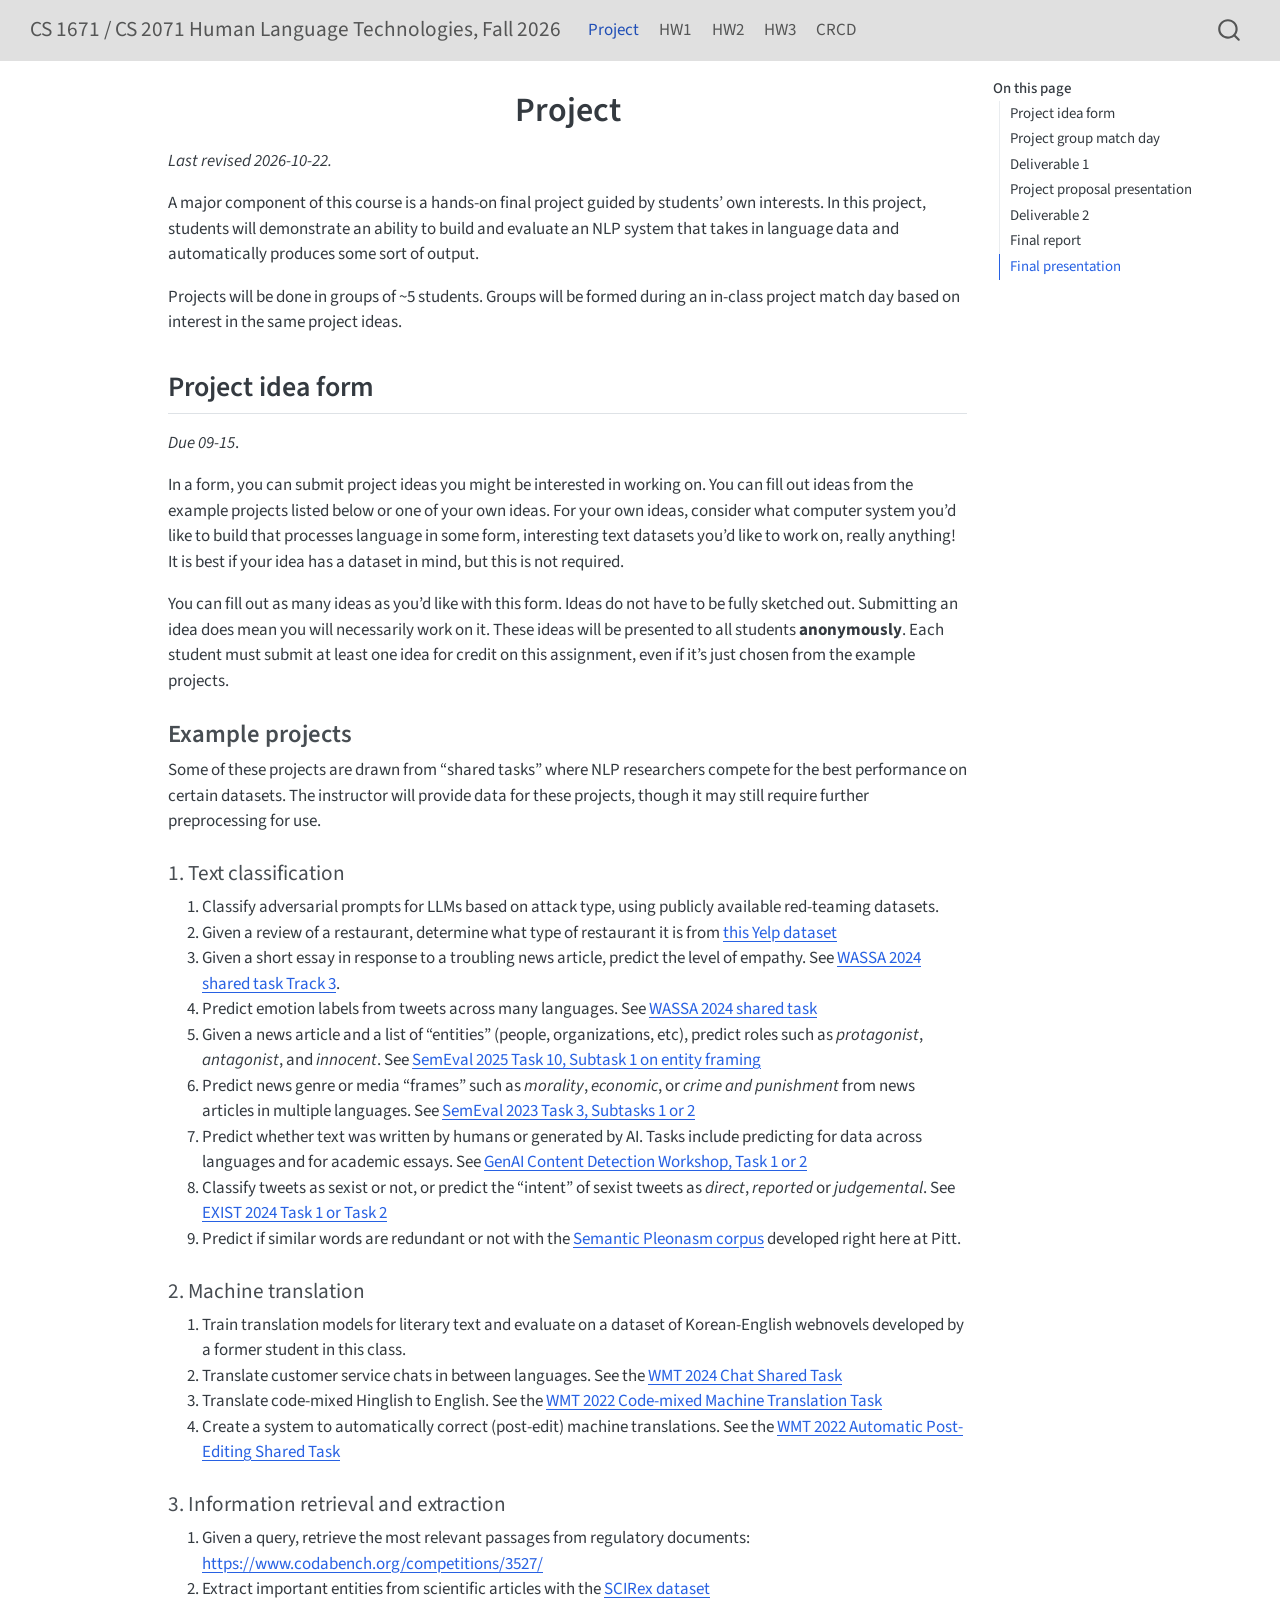
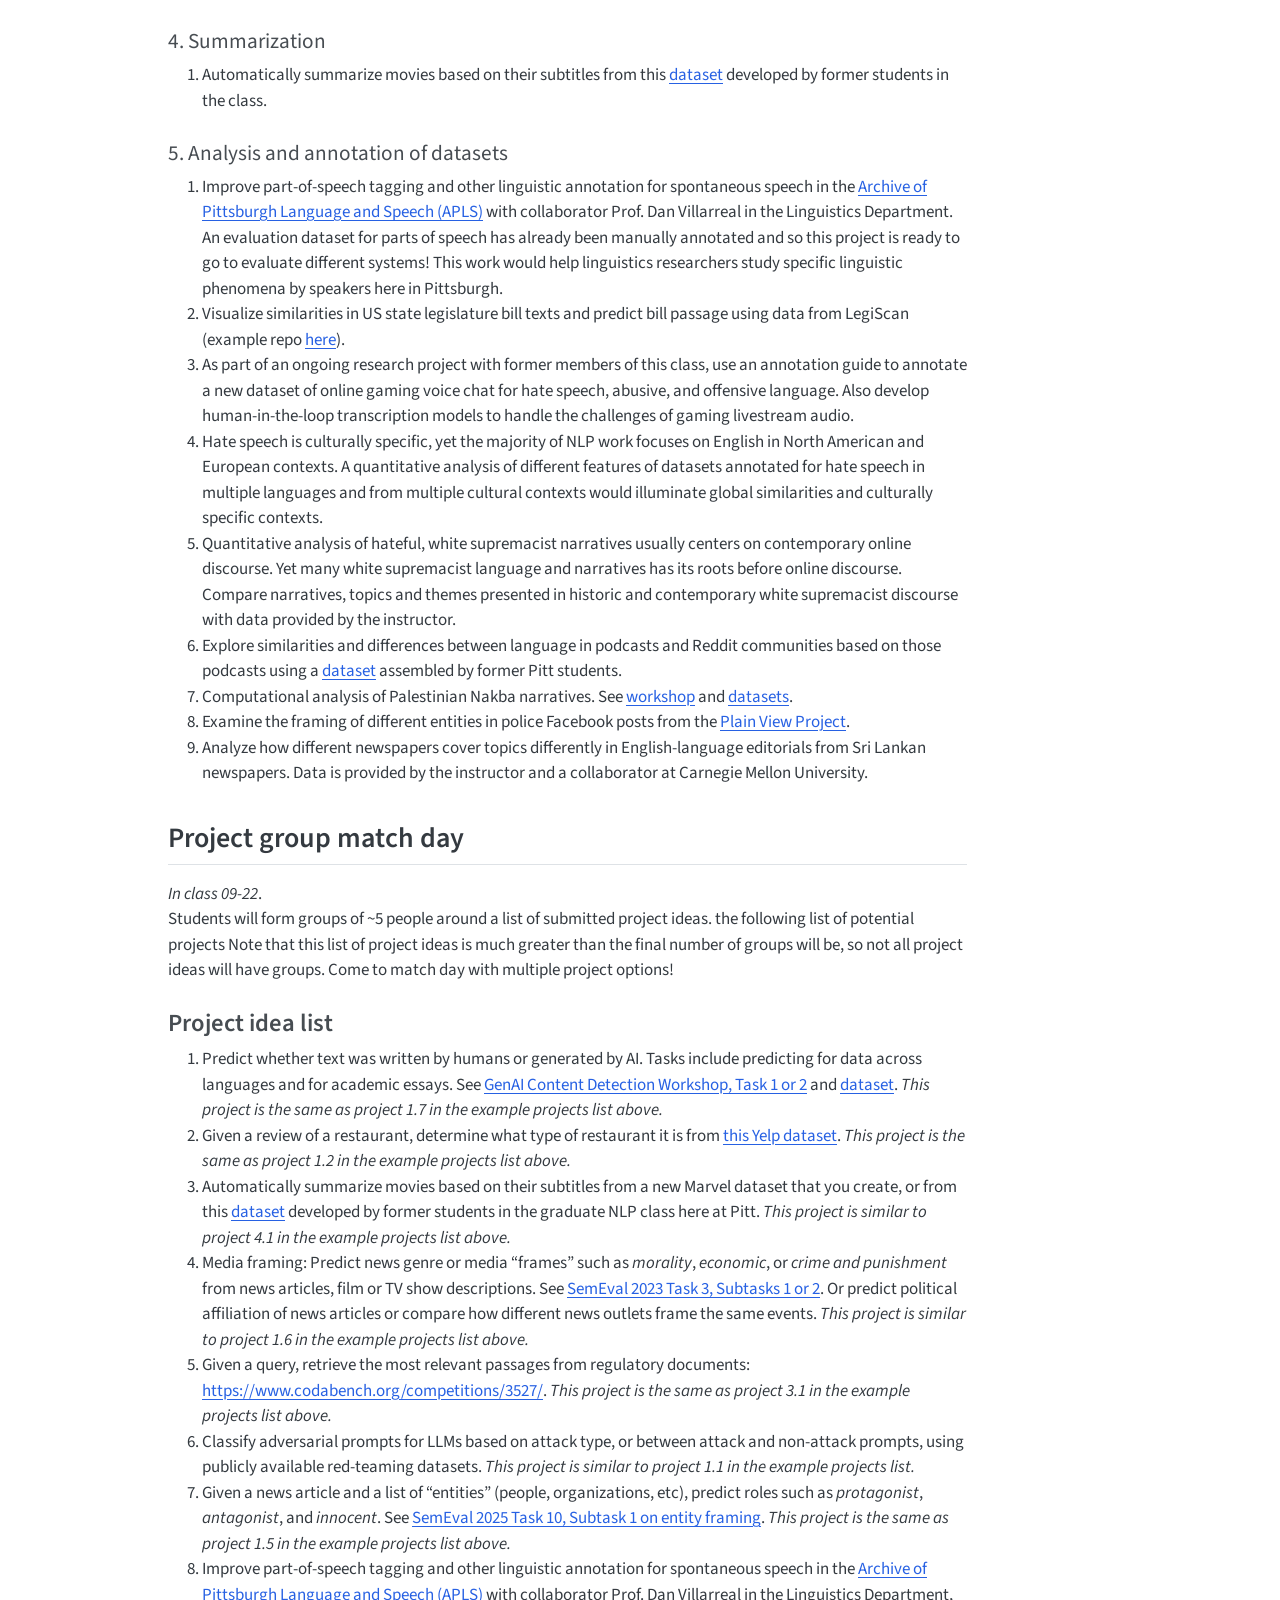
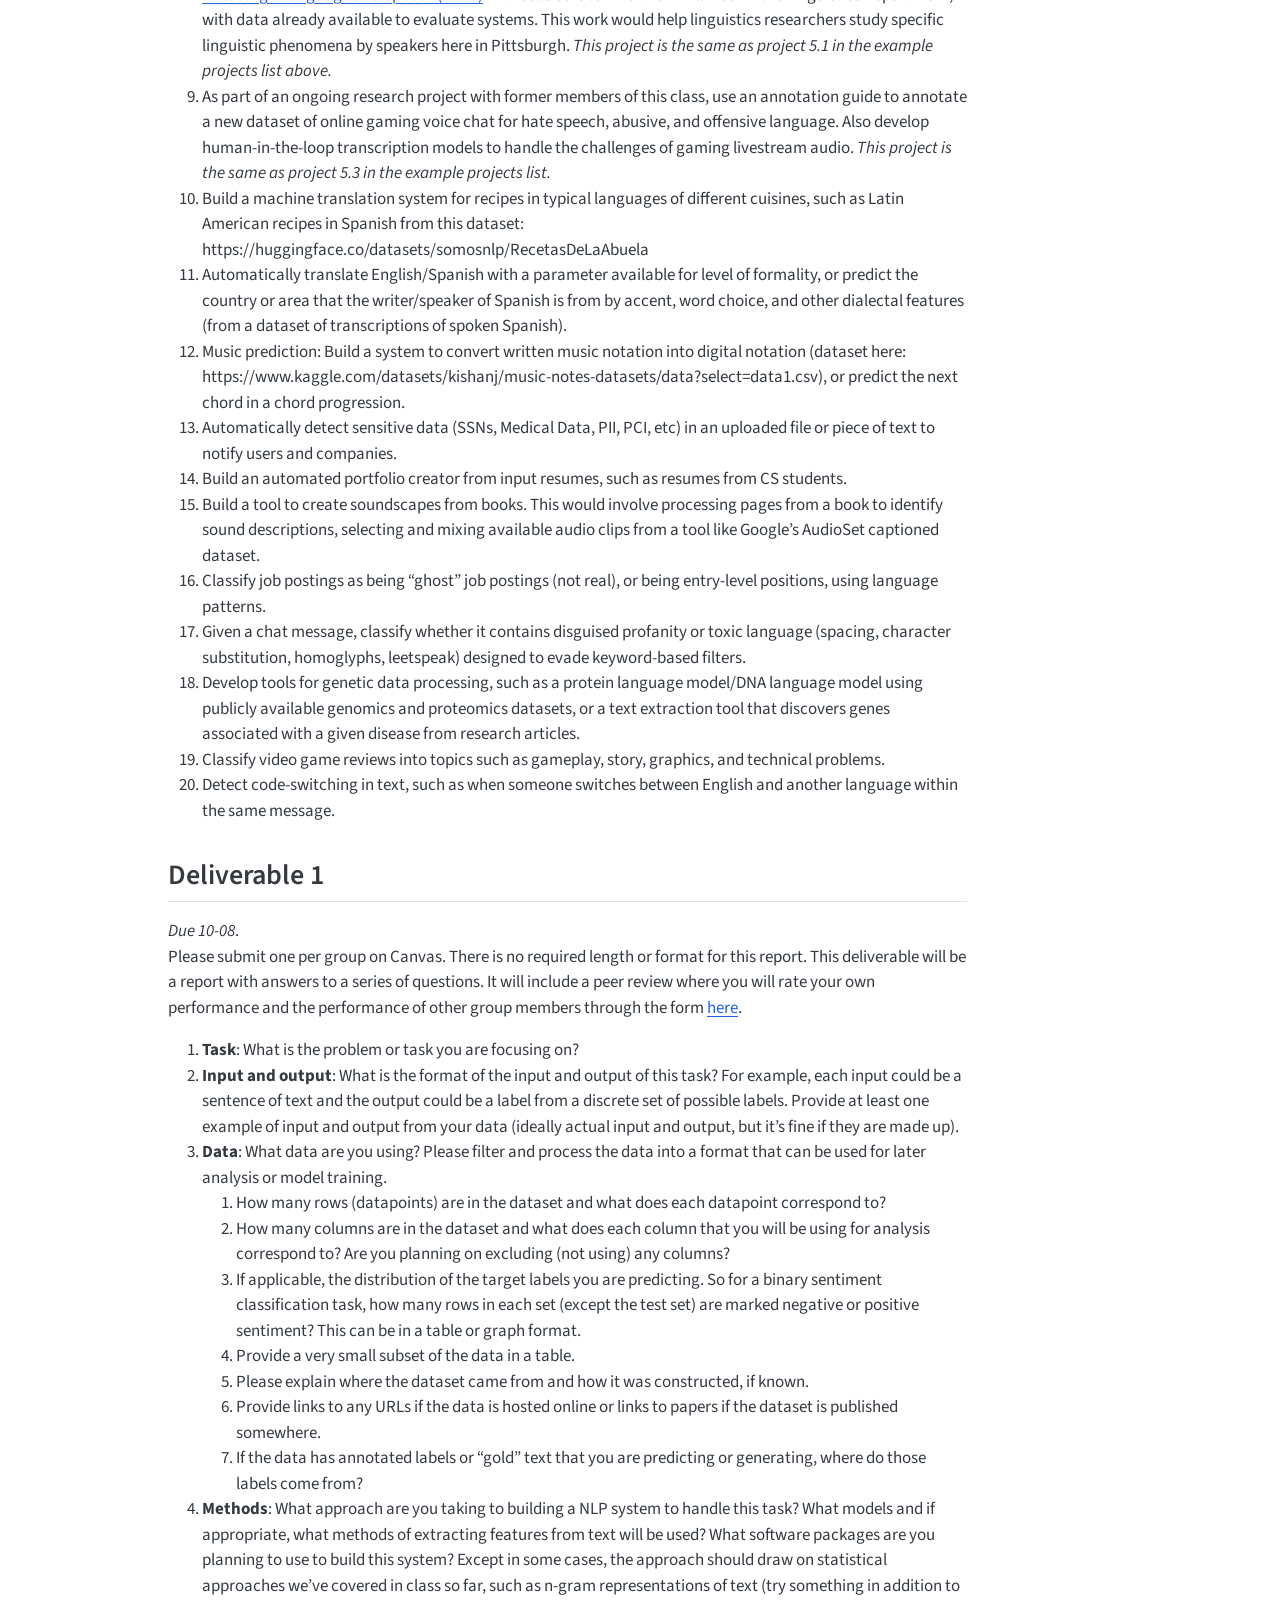
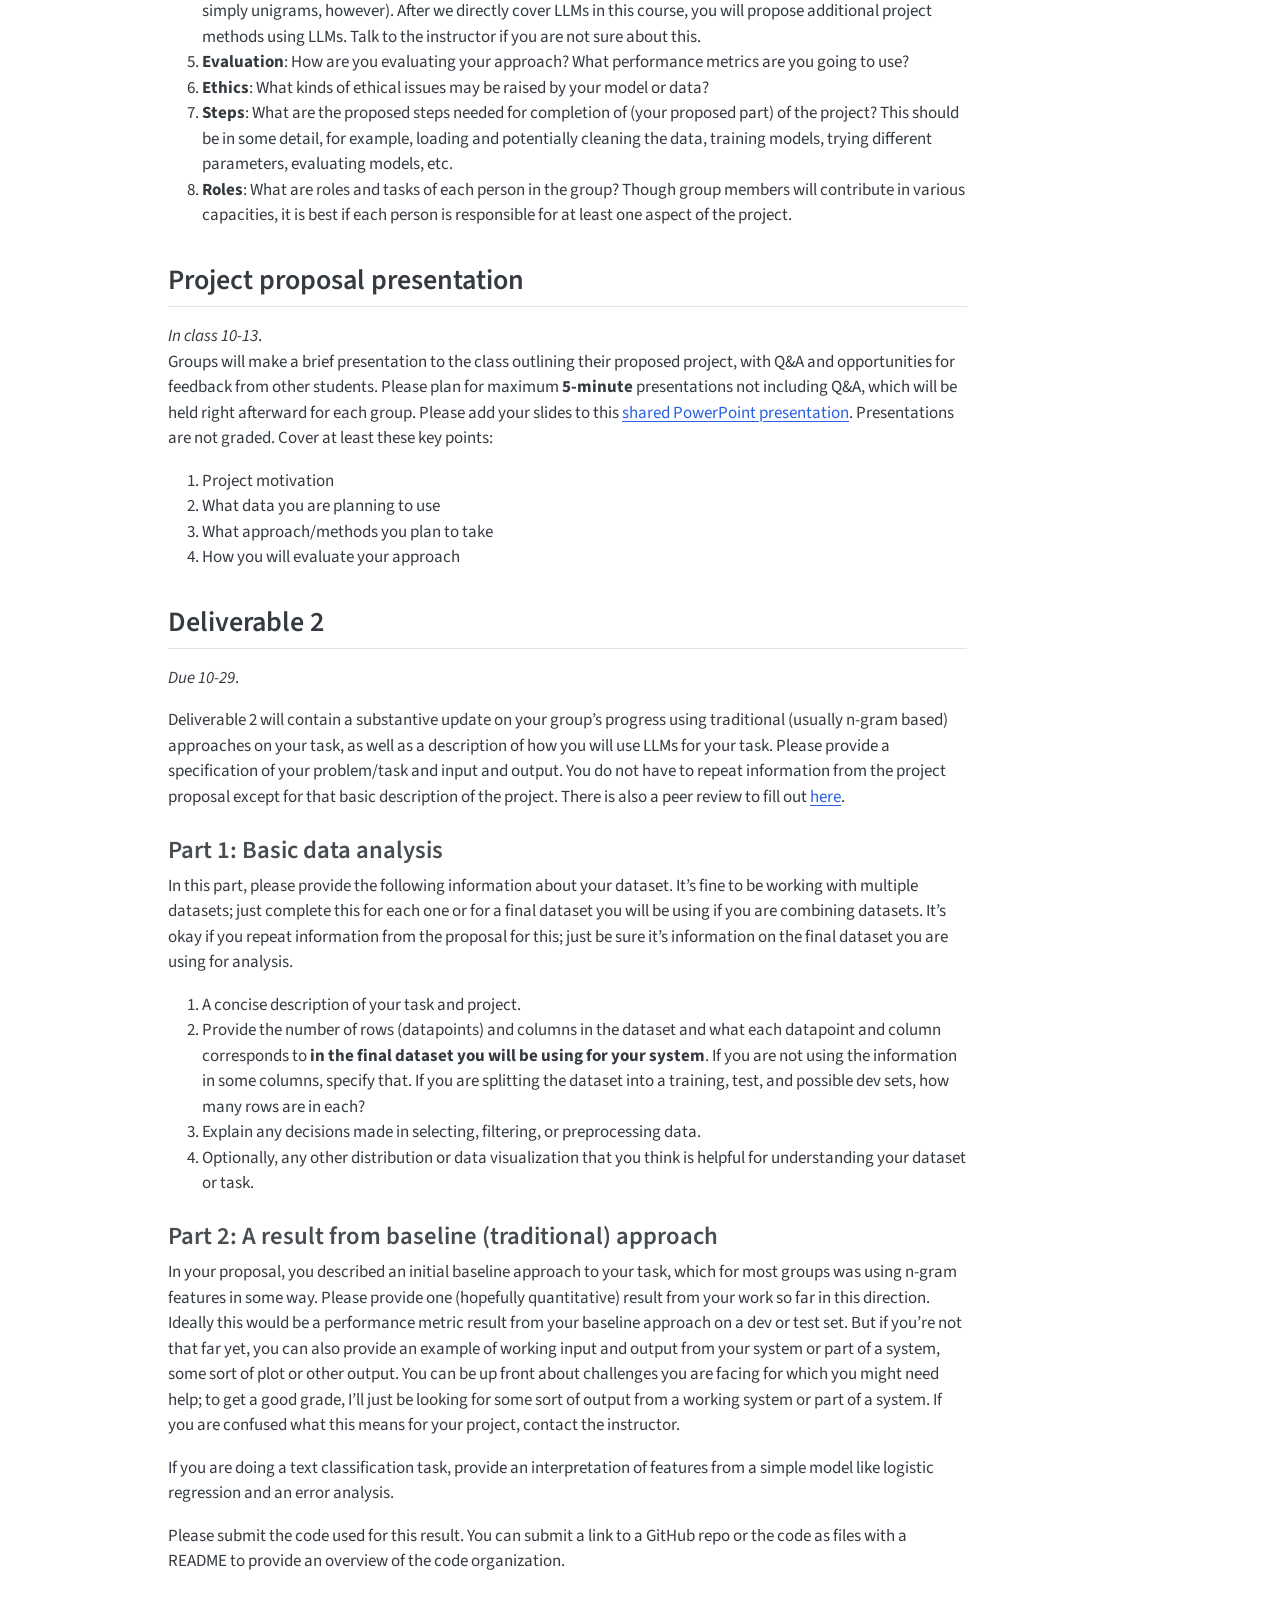
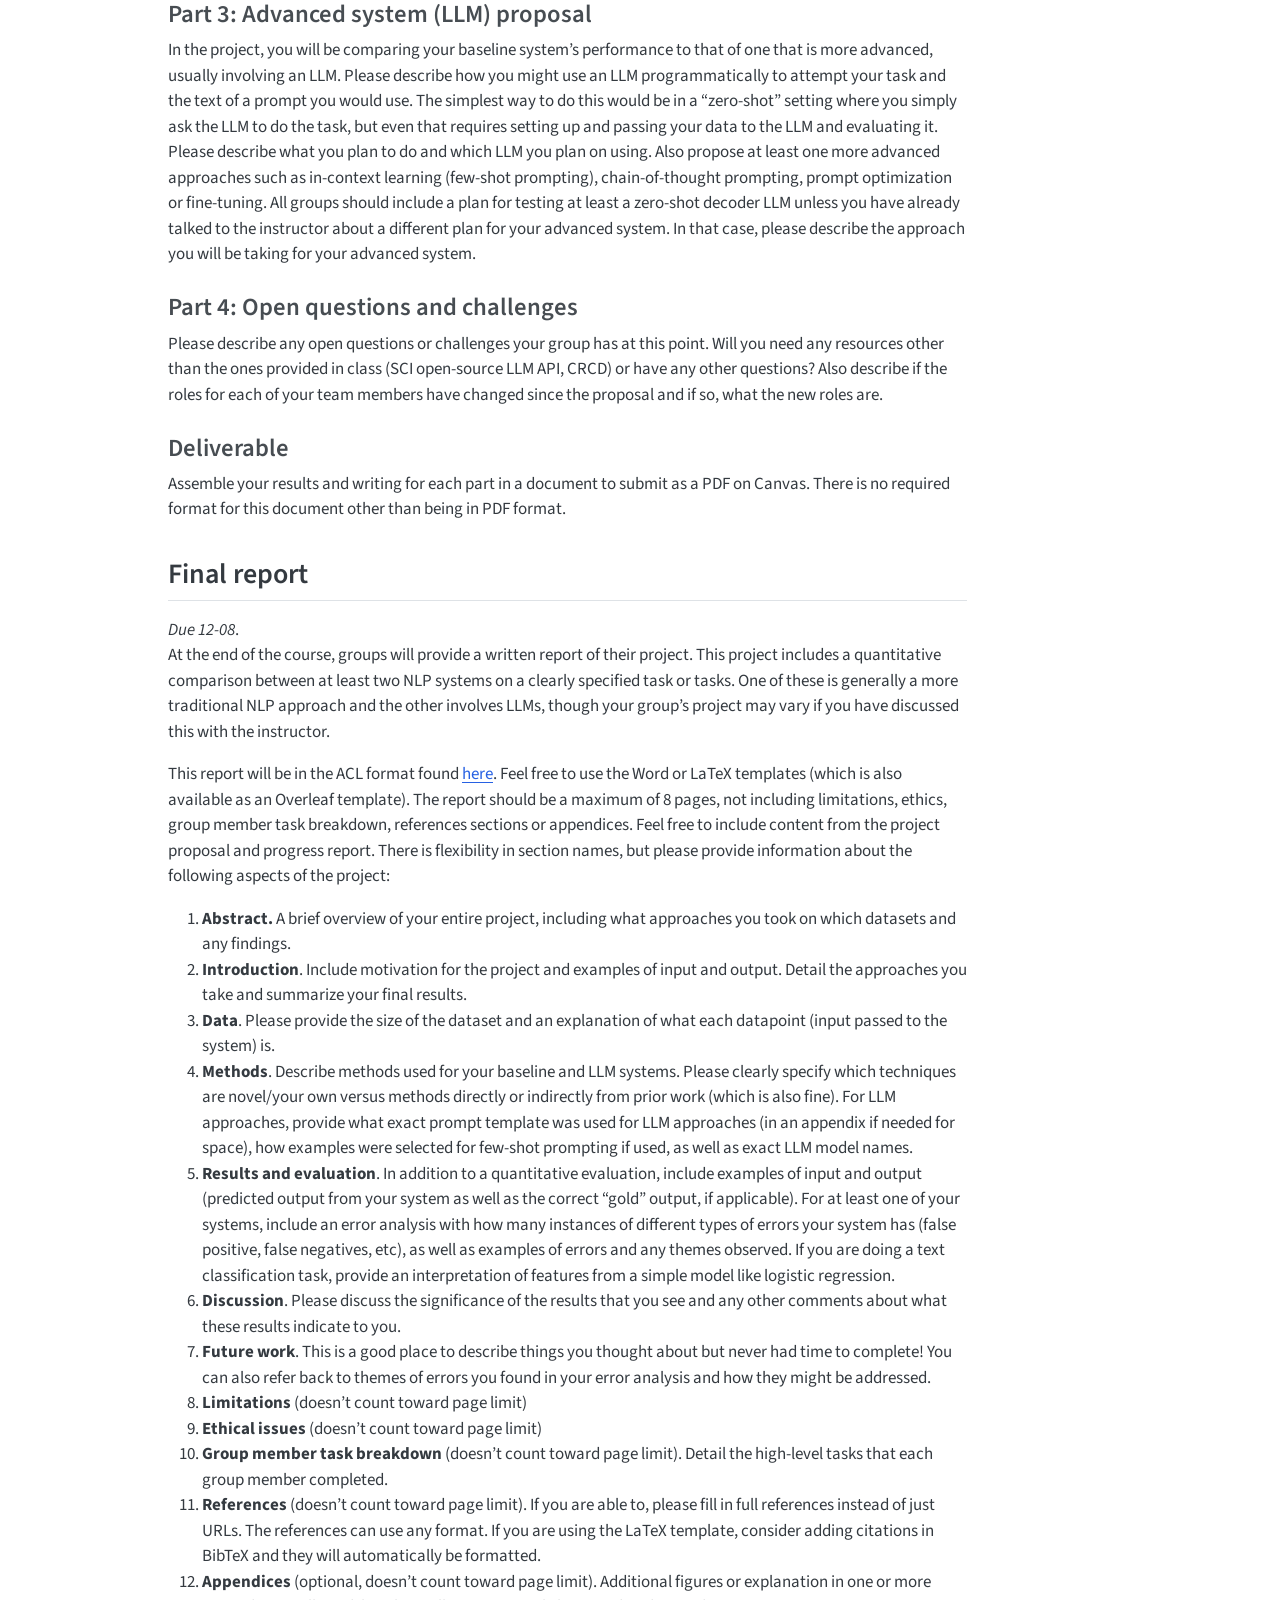
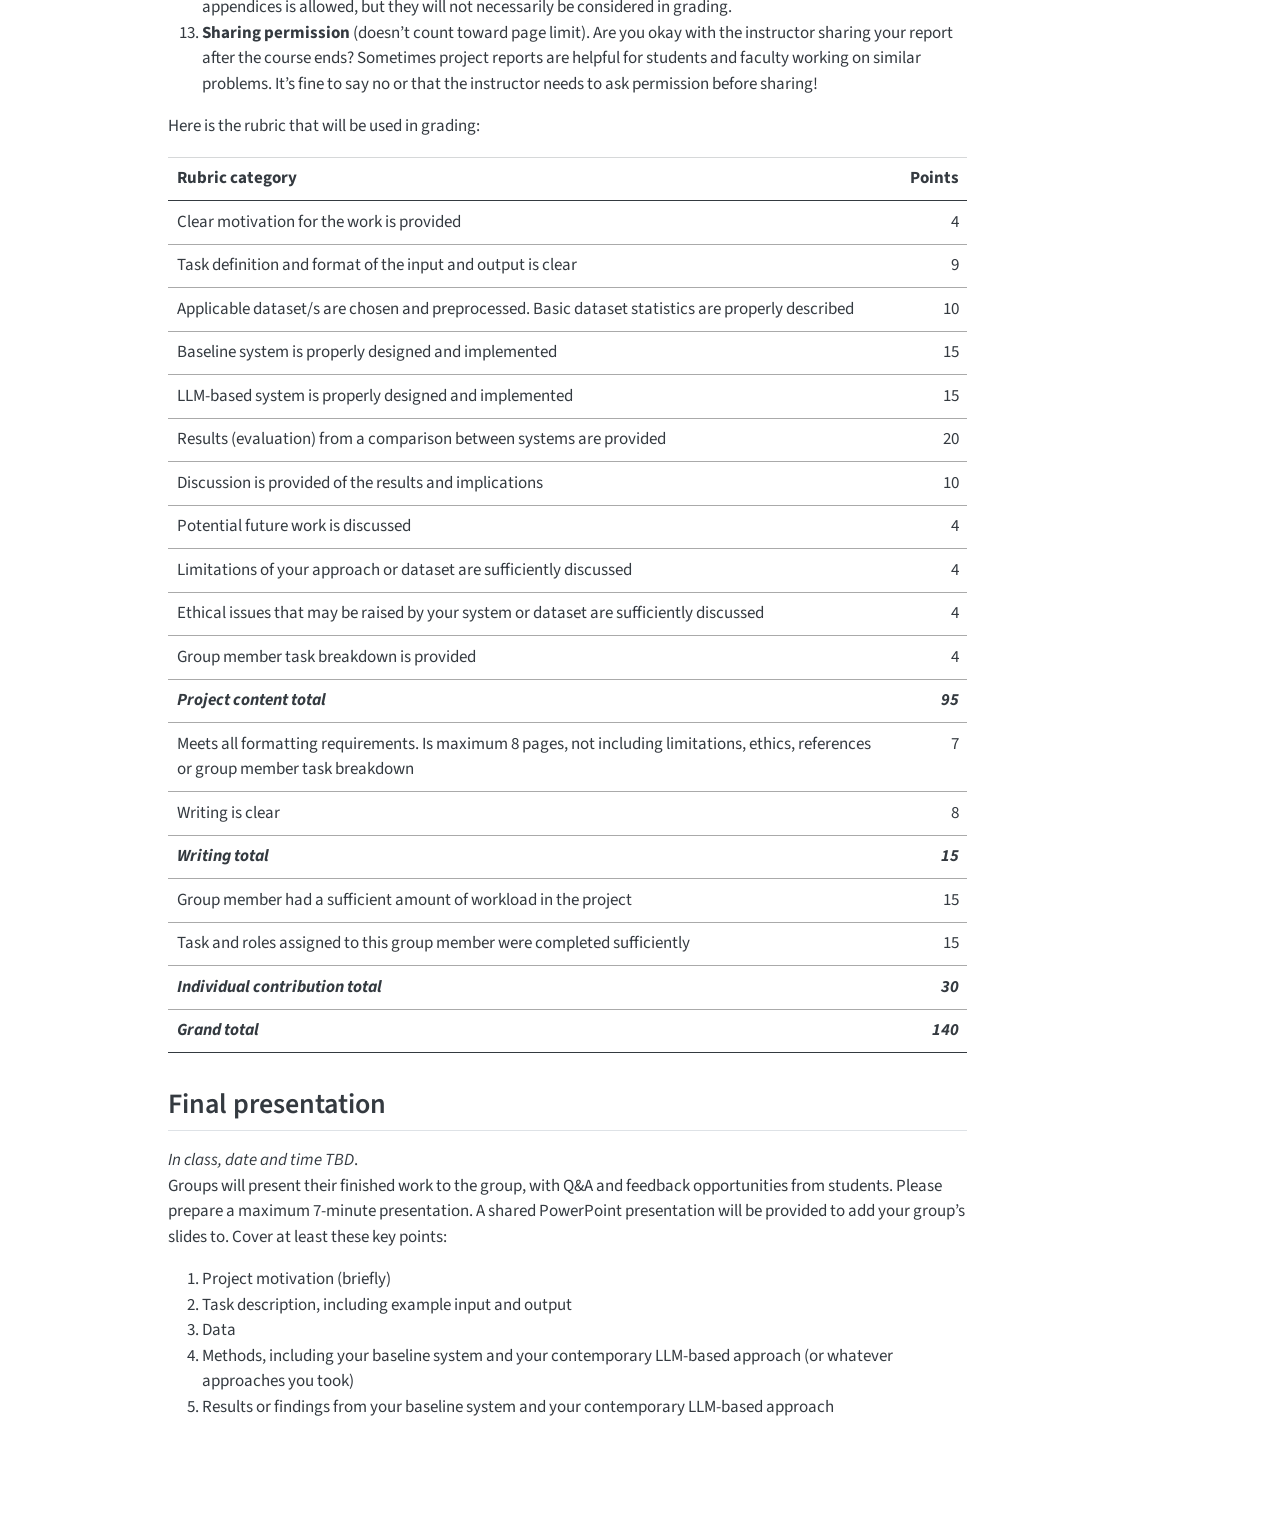
<file: docs/project.html>
<!DOCTYPE html>
<html xmlns="http://www.w3.org/1999/xhtml" lang="en" xml:lang="en"><head>

<meta charset="utf-8">
<meta name="generator" content="quarto-1.9.38">

<meta name="viewport" content="width=device-width, initial-scale=1.0, user-scalable=yes">


<title>Project – CS 1671 / CS 2071 Human Language Technologies, Fall 2026</title>
<style>
/* Default styles provided by pandoc.
** See https://pandoc.org/MANUAL.html#variables-for-html for config info.
*/
code{white-space: pre-wrap;}
span.smallcaps{font-variant: small-caps;}
div.columns{display: flex; gap: min(4vw, 1.5em);}
div.column{flex: auto; overflow-x: auto;}
div.hanging-indent{margin-left: 1.5em; text-indent: -1.5em;}
ul.task-list{list-style: none;}
ul.task-list li input[type="checkbox"] {
  width: 0.8em;
  margin: 0 0.8em 0.2em -1em; /* quarto-specific, see https://github.com/quarto-dev/quarto-cli/issues/4556 */ 
  vertical-align: middle;
}
</style>


<script src="site_libs/quarto-nav/quarto-nav.js"></script>
<script src="site_libs/quarto-nav/headroom.min.js"></script>
<script src="site_libs/clipboard/clipboard.min.js"></script>
<script src="site_libs/quarto-search/autocomplete.umd.js"></script>
<script src="site_libs/quarto-search/fuse.min.js"></script>
<script src="site_libs/quarto-search/quarto-search.js"></script>
<meta name="quarto:offset" content="./">
<script src="site_libs/quarto-html/quarto.js" type="module"></script>
<script src="site_libs/quarto-html/tabsets/tabsets.js" type="module"></script>
<script src="site_libs/quarto-html/popper.min.js"></script>
<script src="site_libs/quarto-html/tippy.umd.min.js"></script>
<script src="site_libs/quarto-html/anchor.min.js"></script>
<link href="site_libs/quarto-html/tippy.css" rel="stylesheet">
<link href="site_libs/quarto-html/quarto-syntax-highlighting-15634bcf2e68342d4ad2dfa704d543f6.css" rel="stylesheet" id="quarto-text-highlighting-styles">
<script src="site_libs/bootstrap/bootstrap.min.js"></script>
<link href="site_libs/bootstrap/bootstrap-icons.css" rel="stylesheet">
<link href="site_libs/bootstrap/bootstrap-a09f8f9c4b7da7079d5e1ef846e64efc.min.css" rel="stylesheet" append-hash="true" id="quarto-bootstrap" data-mode="light">
<script id="quarto-search-options" type="application/json">{
  "location": "navbar",
  "copy-button": false,
  "collapse-after": 3,
  "panel-placement": "end",
  "type": "overlay",
  "limit": 50,
  "keyboard-shortcut": [
    "f",
    "/",
    "s"
  ],
  "show-item-context": false,
  "language": {
    "search-no-results-text": "No results",
    "search-matching-documents-text": "matching documents",
    "search-copy-link-title": "Copy link to search",
    "search-hide-matches-text": "Hide additional matches",
    "search-more-match-text": "more match in this document",
    "search-more-matches-text": "more matches in this document",
    "search-clear-button-title": "Clear",
    "search-text-placeholder": "",
    "search-detached-cancel-button-title": "Cancel",
    "search-submit-button-title": "Submit",
    "search-label": "Search"
  }
}</script>


<link rel="stylesheet" href="styles.css">
</head>

<body class="nav-fixed quarto-light">

<div id="quarto-search-results"></div>
  <header id="quarto-header" class="headroom fixed-top">
    <nav class="navbar navbar-expand-lg " data-bs-theme="dark">
      <div class="navbar-container container-fluid">
      <div class="navbar-brand-container mx-auto">
    <a class="navbar-brand" href="./index.html">
    <span class="navbar-title">CS 1671 / CS 2071 Human Language Technologies, Fall 2026</span>
    </a>
  </div>
            <div id="quarto-search" class="" title="Search"></div>
          <button class="navbar-toggler" type="button" data-bs-toggle="collapse" data-bs-target="#navbarCollapse" aria-controls="navbarCollapse" role="menu" aria-expanded="false" aria-label="Toggle navigation" onclick="if (window.quartoToggleHeadroom) { window.quartoToggleHeadroom(); }">
  <span class="navbar-toggler-icon"></span>
</button>
          <div class="collapse navbar-collapse" id="navbarCollapse">
            <ul class="navbar-nav navbar-nav-scroll me-auto">
  <li class="nav-item">
    <a class="nav-link active" href="./project.html" aria-current="page"> 
<span class="menu-text">Project</span></a>
  </li>  
  <li class="nav-item">
    <a class="nav-link" href="./hw1.html"> 
<span class="menu-text">HW1</span></a>
  </li>  
  <li class="nav-item">
    <a class="nav-link" href="./hw2.html"> 
<span class="menu-text">HW2</span></a>
  </li>  
  <li class="nav-item">
    <a class="nav-link" href="./hw3.html"> 
<span class="menu-text">HW3</span></a>
  </li>  
  <li class="nav-item">
    <a class="nav-link" href="./crcd.html"> 
<span class="menu-text">CRCD</span></a>
  </li>  
</ul>
          </div> <!-- /navcollapse -->
            <div class="quarto-navbar-tools">
</div>
      </div> <!-- /container-fluid -->
    </nav>
</header>
<!-- content -->
<div id="quarto-content" class="quarto-container page-columns page-rows-contents page-layout-article page-navbar">
<!-- sidebar -->
<!-- margin-sidebar -->
    <div id="quarto-margin-sidebar" class="sidebar margin-sidebar">
        <nav id="TOC" role="doc-toc" class="toc-active">
    <h2 id="toc-title">On this page</h2>
   
  <ul>
  <li><a href="#project-idea-form" id="toc-project-idea-form" class="nav-link active" data-scroll-target="#project-idea-form">Project idea form</a>
  <ul class="collapse">
  <li><a href="#example-projects" id="toc-example-projects" class="nav-link" data-scroll-target="#example-projects">Example projects</a></li>
  </ul></li>
  <li><a href="#project-group-match-day" id="toc-project-group-match-day" class="nav-link" data-scroll-target="#project-group-match-day">Project group match day</a>
  <ul class="collapse">
  <li><a href="#project-idea-list" id="toc-project-idea-list" class="nav-link" data-scroll-target="#project-idea-list">Project idea list</a></li>
  </ul></li>
  <li><a href="#deliverable-1" id="toc-deliverable-1" class="nav-link" data-scroll-target="#deliverable-1">Deliverable 1</a></li>
  <li><a href="#project-proposal-presentation" id="toc-project-proposal-presentation" class="nav-link" data-scroll-target="#project-proposal-presentation">Project proposal presentation</a></li>
  <li><a href="#deliverable-2" id="toc-deliverable-2" class="nav-link" data-scroll-target="#deliverable-2">Deliverable 2</a>
  <ul class="collapse">
  <li><a href="#part-1-basic-data-analysis" id="toc-part-1-basic-data-analysis" class="nav-link" data-scroll-target="#part-1-basic-data-analysis">Part 1: Basic data analysis</a></li>
  <li><a href="#part-2-a-result-from-baseline-traditional-approach" id="toc-part-2-a-result-from-baseline-traditional-approach" class="nav-link" data-scroll-target="#part-2-a-result-from-baseline-traditional-approach">Part 2: A result from baseline (traditional) approach</a></li>
  <li><a href="#part-3-advanced-system-llm-proposal" id="toc-part-3-advanced-system-llm-proposal" class="nav-link" data-scroll-target="#part-3-advanced-system-llm-proposal">Part 3: Advanced system (LLM) proposal</a></li>
  <li><a href="#part-4-open-questions-and-challenges" id="toc-part-4-open-questions-and-challenges" class="nav-link" data-scroll-target="#part-4-open-questions-and-challenges">Part 4: Open questions and challenges</a></li>
  <li><a href="#deliverable" id="toc-deliverable" class="nav-link" data-scroll-target="#deliverable">Deliverable</a></li>
  </ul></li>
  <li><a href="#final-report" id="toc-final-report" class="nav-link" data-scroll-target="#final-report">Final report</a></li>
  <li><a href="#final-presentation" id="toc-final-presentation" class="nav-link" data-scroll-target="#final-presentation">Final presentation</a></li>
  </ul>
</nav>
    </div>
<!-- main -->
<main class="content" id="quarto-document-content">

<header id="title-block-header" class="quarto-title-block default">
<div class="quarto-title">
<h1 class="title">Project</h1>
</div>



<div class="quarto-title-meta">

    
  
    
  </div>
  


</header>


<p><em>Last revised 2026-10-22.</em></p>
<p>A major component of this course is a hands-on final project guided by students’ own interests. In this project, students will demonstrate an ability to build and evaluate an NLP system that takes in language data and automatically produces some sort of output.</p>
<p>Projects will be done in groups of ~5 students. Groups will be formed during an in-class project match day based on interest in the same project ideas.</p>
<section id="project-idea-form" class="level2">
<h2 class="anchored" data-anchor-id="project-idea-form">Project idea form</h2>
<p><em>Due 09-15</em>.</p>
<!--In [this form](https://forms.cloud.microsoft/r/eAqzLSk0yd), -->
<p>In a form, you can submit project ideas you might be interested in working on. You can fill out ideas from the example projects listed below or one of your own ideas. For your own ideas, consider what computer system you’d like to build that processes language in some form, interesting text datasets you’d like to work on, really anything! It is best if your idea has a dataset in mind, but this is not required.</p>
<p>You can fill out as many ideas as you’d like with this form. Ideas do not have to be fully sketched out. Submitting an idea does mean you will necessarily work on it. These ideas will be presented to all students <strong>anonymously</strong>. Each student must submit at least one idea for credit on this assignment, even if it’s just chosen from the example projects.</p>
<section id="example-projects" class="level3">
<h3 class="anchored" data-anchor-id="example-projects">Example projects</h3>
<p>Some of these projects are drawn from “shared tasks” where NLP researchers compete for the best performance on certain datasets. The instructor will provide data for these projects, though it may still require further preprocessing for use.</p>
<section id="text-classification" class="level4">
<h4 class="anchored" data-anchor-id="text-classification">1. Text classification</h4>
<ol type="1">
<li>Classify adversarial prompts for LLMs based on attack type, using publicly available red-teaming datasets.</li>
<li>Given a review of a restaurant, determine what type of restaurant it is from <a href="https://business.yelp.com/data/resources/open-dataset/">this Yelp dataset</a></li>
<li>Given a short essay in response to a troubling news article, predict the level of empathy. See <a href="https://codalab.lisn.upsaclay.fr/competitions/18810">WASSA 2024 shared task Track 3</a>.</li>
<li>Predict emotion labels from tweets across many languages. See <a href="https://codalab.lisn.upsaclay.fr/competitions/17730#learn_the_details">WASSA 2024 shared task</a></li>
<li>Given a news article and a list of “entities” (people, organizations, etc), predict roles such as <em>protagonist</em>, <em>antagonist</em>, and <em>innocent</em>. See <a href="https://propaganda.math.unipd.it/semeval2025task10/">SemEval 2025 Task 10, Subtask 1 on entity framing</a></li>
<li>Predict news genre or media “frames” such as <em>morality</em>, <em>economic</em>, or <em>crime and punishment</em> from news articles in multiple languages. See <a href="https://propaganda.math.unipd.it/semeval2023task3/">SemEval 2023 Task 3, Subtasks 1 or 2</a></li>
<li>Predict whether text was written by humans or generated by AI. Tasks include predicting for data across languages and for academic essays. See <a href="https://genai-content-detection.gitlab.io/sharedtasks">GenAI Content Detection Workshop, Task 1 or 2</a></li>
<li>Classify tweets as sexist or not, or predict the “intent” of sexist tweets as <em>direct</em>, <em>reported</em> or <em>judgemental</em>. See <a href="https://nlp.uned.es/exist2024/">EXIST 2024 Task 1 or Task 2</a></li>
<li>Predict if similar words are redundant or not with the <a href="https://pleonasm.cs.pitt.edu/#">Semantic Pleonasm corpus</a> developed right here at Pitt.</li>
</ol>
</section>
<section id="machine-translation" class="level4">
<h4 class="anchored" data-anchor-id="machine-translation">2. Machine translation</h4>
<ol type="1">
<li>Train translation models for literary text and evaluate on a dataset of Korean-English webnovels developed by a former student in this class.</li>
<li>Translate customer service chats in between languages. See the <a href="https://wmt-chat-task.github.io/2024/">WMT 2024 Chat Shared Task</a></li>
<li>Translate code-mixed Hinglish to English. See the <a href="https://www.statmt.org/wmt22/code-mixed-translation-task.html">WMT 2022 Code-mixed Machine Translation Task</a></li>
<li>Create a system to automatically correct (post-edit) machine translations. See the <a href="https://www.statmt.org/wmt22/ape-task.html">WMT 2022 Automatic Post-Editing Shared Task</a></li>
</ol>
</section>
<section id="information-retrieval-and-extraction" class="level4">
<h4 class="anchored" data-anchor-id="information-retrieval-and-extraction">3. Information retrieval and extraction</h4>
<ol type="1">
<li>Given a query, retrieve the most relevant passages from regulatory documents: <a href="https://www.codabench.org/competitions/3527/" class="uri">https://www.codabench.org/competitions/3527/</a></li>
<li>Extract important entities from scientific articles with the <a href="https://github.com/allenai/SciREX?tab=readme-ov-file">SCIRex dataset</a></li>
</ol>
</section>
<section id="summarization" class="level4">
<h4 class="anchored" data-anchor-id="summarization">4. Summarization</h4>
<ol type="1">
<li>Automatically summarize movies based on their subtitles from this <a href="https://github.com/VeerabadraLokesh/moviesubsummarize">dataset</a> developed by former students in the class.</li>
</ol>
</section>
<section id="analysis-and-annotation-of-datasets" class="level4">
<h4 class="anchored" data-anchor-id="analysis-and-annotation-of-datasets">5. Analysis and annotation of datasets</h4>
<ol type="1">
<li>Improve part-of-speech tagging and other linguistic annotation for spontaneous speech in the <a href="https://apls.pitt.edu/">Archive of Pittsburgh Language and Speech (APLS)</a> with collaborator Prof.&nbsp;Dan Villarreal in the Linguistics Department. An evaluation dataset for parts of speech has already been manually annotated and so this project is ready to go to evaluate different systems! This work would help linguistics researchers study specific linguistic phenomena by speakers here in Pittsburgh.</li>
<li>Visualize similarities in US state legislature bill texts and predict bill passage using data from LegiScan (example repo <a href="https://github.com/MaanyaShanker/Omnibus-Dissection/tree/main/data">here</a>).</li>
<li>As part of an ongoing research project with former members of this class, use an annotation guide to annotate a new dataset of online gaming voice chat for hate speech, abusive, and offensive language. Also develop human-in-the-loop transcription models to handle the challenges of gaming livestream audio.</li>
<li>Hate speech is culturally specific, yet the majority of NLP work focuses on English in North American and European contexts. A quantitative analysis of different features of datasets annotated for hate speech in multiple languages and from multiple cultural contexts would illuminate global similarities and culturally specific contexts. <!--1. Fanfiction, online writing by fans of media works, is known for celebrating queer identity but still may center the experiences of white authors and characters. Use FanfictionNLP to compare representations of characters of color to white characters in fanfiction at scale.--></li>
<li>Quantitative analysis of hateful, white supremacist narratives usually centers on contemporary online discourse. Yet many white supremacist language and narratives has its roots before online discourse. Compare narratives, topics and themes presented in historic and contemporary white supremacist discourse with data provided by the instructor.</li>
<li>Explore similarities and differences between language in podcasts and Reddit communities based on those podcasts using a <a href="https://github.com/FishOfPitt116/CS2731Project/tree/main">dataset</a> assembled by former Pitt students.</li>
<li>Computational analysis of Palestinian Nakba narratives. See <a href="https://sina.birzeit.edu/nakba-nlp/">workshop</a> and <a href="https://t.ly/00Ul6">datasets</a>.</li>
<li>Examine the framing of different entities in police Facebook posts from the <a href="https://www.plainviewproject.org/">Plain View Project</a>.</li>
<li>Analyze how different newspapers cover topics differently in English-language editorials from Sri Lankan newspapers. Data is provided by the instructor and a collaborator at Carnegie Mellon University.</li>
</ol>
</section>
</section>
</section>
<section id="project-group-match-day" class="level2">
<h2 class="anchored" data-anchor-id="project-group-match-day">Project group match day</h2>
<p><em>In class 09-22</em>.<br>
Students will form groups of ~5 people around a list of submitted project ideas. the following list of potential projects Note that this list of project ideas is much greater than the final number of groups will be, so not all project ideas will have groups. Come to match day with multiple project options!</p>
<section id="project-idea-list" class="level3">
<h3 class="anchored" data-anchor-id="project-idea-list">Project idea list</h3>
<ol type="1">
<li>Predict whether text was written by humans or generated by AI. Tasks include predicting for data across languages and for academic essays. See <a href="https://genai-content-detection.gitlab.io/sharedtasks">GenAI Content Detection Workshop, Task 1 or 2</a> and <a href="https://github.com/mbzuai-nlp/COLING-2025-Workshop-on-MGT-Detection-Task1/tree/main?tab=readme-ov-file#dataset">dataset</a>. <em>This project is the same as project 1.7 in the example projects list above.</em></li>
<li>Given a review of a restaurant, determine what type of restaurant it is from <a href="https://business.yelp.com/data/resources/open-dataset/">this Yelp dataset</a>. <em>This project is the same as project 1.2 in the example projects list above.</em></li>
<li>Automatically summarize movies based on their subtitles from a new Marvel dataset that you create, or from this <a href="https://github.com/VeerabadraLokesh/moviesubsummarize">dataset</a> developed by former students in the graduate NLP class here at Pitt. <em>This project is similar to project 4.1 in the example projects list above.</em></li>
<li>Media framing: Predict news genre or media “frames” such as <em>morality</em>, <em>economic</em>, or <em>crime and punishment</em> from news articles, film or TV show descriptions. See <a href="https://propaganda.math.unipd.it/semeval2023task3/">SemEval 2023 Task 3, Subtasks 1 or 2</a>. Or predict political affiliation of news articles or compare how different news outlets frame the same events. <em>This project is similar to project 1.6 in the example projects list above.</em></li>
<li>Given a query, retrieve the most relevant passages from regulatory documents: <a href="https://www.codabench.org/competitions/3527/" class="uri">https://www.codabench.org/competitions/3527/</a>. <em>This project is the same as project 3.1 in the example projects list above.</em></li>
<li>Classify adversarial prompts for LLMs based on attack type, or between attack and non-attack prompts, using publicly available red-teaming datasets. <em>This project is similar to project 1.1 in the example projects list.</em></li>
<li>Given a news article and a list of “entities” (people, organizations, etc), predict roles such as <em>protagonist</em>, <em>antagonist</em>, and <em>innocent</em>. See <a href="https://propaganda.math.unipd.it/semeval2025task10/">SemEval 2025 Task 10, Subtask 1 on entity framing</a>. <em>This project is the same as project 1.5 in the example projects list above.</em></li>
<li>Improve part-of-speech tagging and other linguistic annotation for spontaneous speech in the <a href="https://apls.pitt.edu/">Archive of Pittsburgh Language and Speech (APLS)</a> with collaborator Prof.&nbsp;Dan Villarreal in the Linguistics Department, with data already available to evaluate systems. This work would help linguistics researchers study specific linguistic phenomena by speakers here in Pittsburgh. <em>This project is the same as project 5.1 in the example projects list above.</em></li>
<li>As part of an ongoing research project with former members of this class, use an annotation guide to annotate a new dataset of online gaming voice chat for hate speech, abusive, and offensive language. Also develop human-in-the-loop transcription models to handle the challenges of gaming livestream audio. <em>This project is the same as project 5.3 in the example projects list.</em></li>
<li>Build a machine translation system for recipes in typical languages of different cuisines, such as Latin American recipes in Spanish from this dataset: https://huggingface.co/datasets/somosnlp/RecetasDeLaAbuela</li>
<li>Automatically translate English/Spanish with a parameter available for level of formality, or predict the country or area that the writer/speaker of Spanish is from by accent, word choice, and other dialectal features (from a dataset of transcriptions of spoken Spanish).</li>
<li>Music prediction: Build a system to convert written music notation into digital notation (dataset here: https://www.kaggle.com/datasets/kishanj/music-notes-datasets/data?select=data1.csv), or predict the next chord in a chord progression.</li>
<li>Automatically detect sensitive data (SSNs, Medical Data, PII, PCI, etc) in an uploaded file or piece of text to notify users and companies.</li>
<li>Build an automated portfolio creator from input resumes, such as resumes from CS students.</li>
<li>Build a tool to create soundscapes from books. This would involve processing pages from a book to identify sound descriptions, selecting and mixing available audio clips from a tool like Google’s AudioSet captioned dataset.</li>
<li>Classify job postings as being “ghost” job postings (not real), or being entry-level positions, using language patterns.</li>
<li>Given a chat message, classify whether it contains disguised profanity or toxic language (spacing, character substitution, homoglyphs, leetspeak) designed to evade keyword-based filters.</li>
<li>Develop tools for genetic data processing, such as a protein language model/DNA language model using publicly available genomics and proteomics datasets, or a text extraction tool that discovers genes associated with a given disease from research articles.</li>
<li>Classify video game reviews into topics such as gameplay, story, graphics, and technical problems.</li>
<li>Detect code-switching in text, such as when someone switches between English and another language within the same message.</li>
</ol>
</section>
</section>
<section id="deliverable-1" class="level2">
<h2 class="anchored" data-anchor-id="deliverable-1">Deliverable 1</h2>
<p><em>Due 10-08</em>.<br>
Please submit one per group on Canvas. There is no required length or format for this report. This deliverable will be a report with answers to a series of questions. It will include a peer review where you will rate your own performance and the performance of other group members through <!--a form.--> the form <a href="https://forms.cloud.microsoft/r/NKimWCuwyb">here</a>.</p>
<ol type="1">
<li><strong>Task</strong>: What is the problem or task you are focusing on?</li>
<li><strong>Input and output</strong>: What is the format of the input and output of this task? For example, each input could be a sentence of text and the output could be a label from a discrete set of possible labels. Provide at least one example of input and output from your data (ideally actual input and output, but it’s fine if they are made up).</li>
<li><strong>Data</strong>: What data are you using? Please filter and process the data into a format that can be used for later analysis or model training.
<ol type="1">
<li>How many rows (datapoints) are in the dataset and what does each datapoint correspond to?</li>
<li>How many columns are in the dataset and what does each column that you will be using for analysis correspond to? Are you planning on excluding (not using) any columns?<br>
</li>
<li>If applicable, the distribution of the target labels you are predicting. So for a binary sentiment classification task, how many rows in each set (except the test set) are marked negative or positive sentiment? This can be in a table or graph format.</li>
<li>Provide a very small subset of the data in a table.</li>
<li>Please explain where the dataset came from and how it was constructed, if known.</li>
<li>Provide links to any URLs if the data is hosted online or links to papers if the dataset is published somewhere.</li>
<li>If the data has annotated labels or “gold” text that you are predicting or generating, where do those labels come from?</li>
</ol></li>
<li><strong>Methods</strong>: What approach are you taking to building a NLP system to handle this task? What models and if appropriate, what methods of extracting features from text will be used? What software packages are you planning to use to build this system? Except in some cases, the approach should draw on statistical approaches we’ve covered in class so far, such as n-gram representations of text (try something in addition to simply unigrams, however). After we directly cover LLMs in this course, you will propose additional project methods using LLMs. Talk to the instructor if you are not sure about this.</li>
<li><strong>Evaluation</strong>: How are you evaluating your approach? What performance metrics are you going to use?</li>
<li><strong>Ethics</strong>: What kinds of ethical issues may be raised by your model or data?</li>
<li><strong>Steps</strong>: What are the proposed steps needed for completion of (your proposed part) of the project? This should be in some detail, for example, loading and potentially cleaning the data, training models, trying different parameters, evaluating models, etc.</li>
<li><strong>Roles</strong>: What are roles and tasks of each person in the group? Though group members will contribute in various capacities, it is best if each person is responsible for at least one aspect of the project.</li>
</ol>
</section>
<section id="project-proposal-presentation" class="level2">
<h2 class="anchored" data-anchor-id="project-proposal-presentation">Project proposal presentation</h2>
<p><em>In class 10-13</em>.<br>
Groups will make a brief presentation to the class outlining their proposed project, with Q&amp;A and opportunities for feedback from other students. Please plan for maximum <strong>5-minute</strong> presentations not including Q&amp;A, which will be held right afterward for each group. <!--A shared PowerPoint presentation will be provided for you to add your slides to.--> Please add your slides to this <a href="https://pitt-my.sharepoint.com/:p:/g/personal/mmyoder_pitt_edu/IQDf6aWJBelDTp-AB2M8qFAgAX35F8553a5Wi18g2DGjtJ8?e=8dElbb">shared PowerPoint presentation</a>. Presentations are not graded. Cover at least these key points:</p>
<ol type="1">
<li>Project motivation</li>
<li>What data you are planning to use</li>
<li>What approach/methods you plan to take</li>
<li>How you will evaluate your approach</li>
</ol>
</section>
<section id="deliverable-2" class="level2">
<h2 class="anchored" data-anchor-id="deliverable-2">Deliverable 2</h2>
<p><em>Due 10-29</em>.</p>
<p>Deliverable 2 will contain a substantive update on your group’s progress using traditional (usually n-gram based) approaches on your task, as well as a description of how you will use LLMs for your task. Please provide a specification of your problem/task and input and output. You do not have to repeat information from the project proposal except for that basic description of the project. There is also a peer review to fill out <a href="https://forms.cloud.microsoft/r/5i6LfDXViC">here</a>.</p>
<section id="part-1-basic-data-analysis" class="level3">
<h3 class="anchored" data-anchor-id="part-1-basic-data-analysis">Part 1: Basic data analysis</h3>
<p>In this part, please provide the following information about your dataset. It’s fine to be working with multiple datasets; just complete this for each one or for a final dataset you will be using if you are combining datasets. It’s okay if you repeat information from the proposal for this; just be sure it’s information on the final dataset you are using for analysis.</p>
<ol type="1">
<li>A concise description of your task and project.</li>
<li>Provide the number of rows (datapoints) and columns in the dataset and what each datapoint and column corresponds to <strong>in the final dataset you will be using for your system</strong>. If you are not using the information in some columns, specify that. If you are splitting the dataset into a training, test, and possible dev sets, how many rows are in each?</li>
<li>Explain any decisions made in selecting, filtering, or preprocessing data.</li>
<li>Optionally, any other distribution or data visualization that you think is helpful for understanding your dataset or task.</li>
</ol>
</section>
<section id="part-2-a-result-from-baseline-traditional-approach" class="level3">
<h3 class="anchored" data-anchor-id="part-2-a-result-from-baseline-traditional-approach">Part 2: A result from baseline (traditional) approach</h3>
<p>In your proposal, you described an initial baseline approach to your task, which for most groups was using n-gram features in some way. Please provide one (hopefully quantitative) result from your work so far in this direction. Ideally this would be a performance metric result from your baseline approach on a dev or test set. But if you’re not that far yet, you can also provide an example of working input and output from your system or part of a system, some sort of plot or other output. You can be up front about challenges you are facing for which you might need help; to get a good grade, I’ll just be looking for some sort of output from a working system or part of a system. If you are confused what this means for your project, contact the instructor.</p>
<p>If you are doing a text classification task, provide an interpretation of features from a simple model like logistic regression and an error analysis.</p>
<p>Please submit the code used for this result. You can submit a link to a GitHub repo or the code as files with a README to provide an overview of the code organization.</p>
</section>
<section id="part-3-advanced-system-llm-proposal" class="level3">
<h3 class="anchored" data-anchor-id="part-3-advanced-system-llm-proposal">Part 3: Advanced system (LLM) proposal</h3>
<p>In the project, you will be comparing your baseline system’s performance to that of one that is more advanced, usually involving an LLM. Please describe how you might use an LLM programmatically to attempt your task and the text of a prompt you would use. The simplest way to do this would be in a “zero-shot” setting where you simply ask the LLM to do the task, but even that requires setting up and passing your data to the LLM and evaluating it. Please describe what you plan to do and which LLM you plan on using. Also propose at least one more advanced approaches such as in-context learning (few-shot prompting), chain-of-thought prompting, prompt optimization or fine-tuning. All groups should include a plan for testing at least a zero-shot decoder LLM unless you have already talked to the instructor about a different plan for your advanced system. In that case, please describe the approach you will be taking for your advanced system.</p>
</section>
<section id="part-4-open-questions-and-challenges" class="level3">
<h3 class="anchored" data-anchor-id="part-4-open-questions-and-challenges">Part 4: Open questions and challenges</h3>
<p>Please describe any open questions or challenges your group has at this point. Will you need any resources other than the ones provided in class (SCI open-source LLM API, CRCD) or have any other questions? Also describe if the roles for each of your team members have changed since the proposal and if so, what the new roles are.</p>
</section>
<section id="deliverable" class="level3">
<h3 class="anchored" data-anchor-id="deliverable">Deliverable</h3>
<p>Assemble your results and writing for each part in a document to submit as a PDF on Canvas. There is no required format for this document other than being in PDF format.</p>
</section>
</section>
<section id="final-report" class="level2">
<h2 class="anchored" data-anchor-id="final-report">Final report</h2>
<p><em>Due 12-08</em>.<br>
At the end of the course, groups will provide a written report of their project. This project includes a quantitative comparison between at least two NLP systems on a clearly specified task or tasks. One of these is generally a more traditional NLP approach and the other involves LLMs, though your group’s project may vary if you have discussed this with the instructor.</p>
<p>This report will be in the ACL format found <a href="https://github.com/acl-org/acl-style-files">here</a>. Feel free to use the Word or LaTeX templates (which is also available as an Overleaf template). The report should be a maximum of 8 pages, not including limitations, ethics, group member task breakdown, references sections or appendices. Feel free to include content from the project proposal and progress report. There is flexibility in section names, but please provide information about the following aspects of the project:</p>
<ol type="1">
<li><strong>Abstract.</strong> A brief overview of your entire project, including what approaches you took on which datasets and any findings.</li>
<li><strong>Introduction</strong>. Include motivation for the project and examples of input and output. Detail the approaches you take and summarize your final results.</li>
<li><strong>Data</strong>. Please provide the size of the dataset and an explanation of what each datapoint (input passed to the system) is.</li>
<li><strong>Methods</strong>. Describe methods used for your baseline and LLM systems. Please clearly specify which techniques are novel/your own versus methods directly or indirectly from prior work (which is also fine). For LLM approaches, provide what exact prompt template was used for LLM approaches (in an appendix if needed for space), how examples were selected for few-shot prompting if used, as well as exact LLM model names.</li>
<li><strong>Results and evaluation</strong>. In addition to a quantitative evaluation, include examples of input and output (predicted output from your system as well as the correct “gold” output, if applicable). For at least one of your systems, include an error analysis with how many instances of different types of errors your system has (false positive, false negatives, etc), as well as examples of errors and any themes observed. If you are doing a text classification task, provide an interpretation of features from a simple model like logistic regression.</li>
<li><strong>Discussion</strong>. Please discuss the significance of the results that you see and any other comments about what these results indicate to you.</li>
<li><strong>Future work</strong>. This is a good place to describe things you thought about but never had time to complete! You can also refer back to themes of errors you found in your error analysis and how they might be addressed.</li>
<li><strong>Limitations</strong> (doesn’t count toward page limit)</li>
<li><strong>Ethical issues</strong> (doesn’t count toward page limit)</li>
<li><strong>Group member task breakdown</strong> (doesn’t count toward page limit). Detail the high-level tasks that each group member completed.</li>
<li><strong>References</strong> (doesn’t count toward page limit). If you are able to, please fill in full references instead of just URLs. The references can use any format. If you are using the LaTeX template, consider adding citations in BibTeX and they will automatically be formatted.</li>
<li><strong>Appendices</strong> (optional, doesn’t count toward page limit). Additional figures or explanation in one or more appendices is allowed, but they will not necessarily be considered in grading.</li>
<li><strong>Sharing permission</strong> (doesn’t count toward page limit). Are you okay with the instructor sharing your report after the course ends? Sometimes project reports are helpful for students and faculty working on similar problems. It’s fine to say no or that the instructor needs to ask permission before sharing!</li>
</ol>
<!--A rubric used in grading will be provided.-->
<p>Here is the rubric that will be used in grading:</p>
<table class="caption-top table">
<colgroup>
<col style="width: 90%">
<col style="width: 9%">
</colgroup>
<thead>
<tr class="header">
<th>Rubric category</th>
<th style="text-align: right;">Points</th>
</tr>
</thead>
<tbody>
<tr class="odd">
<td>Clear motivation for the work is provided</td>
<td style="text-align: right;">4</td>
</tr>
<tr class="even">
<td>Task definition and format of the input and output is clear</td>
<td style="text-align: right;">9</td>
</tr>
<tr class="odd">
<td>Applicable dataset/s are chosen and preprocessed. Basic dataset statistics are properly described</td>
<td style="text-align: right;">10</td>
</tr>
<tr class="even">
<td>Baseline system is properly designed and implemented</td>
<td style="text-align: right;">15</td>
</tr>
<tr class="odd">
<td>LLM-based system is properly designed and implemented</td>
<td style="text-align: right;">15</td>
</tr>
<tr class="even">
<td>Results (evaluation) from a comparison between systems are provided</td>
<td style="text-align: right;">20</td>
</tr>
<tr class="odd">
<td>Discussion is provided of the results and implications</td>
<td style="text-align: right;">10</td>
</tr>
<tr class="even">
<td>Potential future work is discussed</td>
<td style="text-align: right;">4</td>
</tr>
<tr class="odd">
<td>Limitations of your approach or dataset are sufficiently discussed</td>
<td style="text-align: right;">4</td>
</tr>
<tr class="even">
<td>Ethical issues that may be raised by your system or dataset are sufficiently discussed</td>
<td style="text-align: right;">4</td>
</tr>
<tr class="odd">
<td>Group member task breakdown is provided</td>
<td style="text-align: right;">4</td>
</tr>
<tr class="even">
<td><strong><em>Project content total</em></strong></td>
<td style="text-align: right;"><strong><em>95</em></strong></td>
</tr>
<tr class="odd">
<td>Meets all formatting requirements. Is maximum 8 pages, not including limitations, ethics, references or group member task breakdown</td>
<td style="text-align: right;">7</td>
</tr>
<tr class="even">
<td>Writing is clear</td>
<td style="text-align: right;">8</td>
</tr>
<tr class="odd">
<td><strong><em>Writing total</em></strong></td>
<td style="text-align: right;"><strong><em>15</em></strong></td>
</tr>
<tr class="even">
<td>Group member had a sufficient amount of workload in the project</td>
<td style="text-align: right;">15</td>
</tr>
<tr class="odd">
<td>Task and roles assigned to this group member were completed sufficiently</td>
<td style="text-align: right;">15</td>
</tr>
<tr class="even">
<td><strong><em>Individual contribution total</em></strong></td>
<td style="text-align: right;"><strong><em>30</em></strong></td>
</tr>
<tr class="odd">
<td><strong><em>Grand total</em></strong></td>
<td style="text-align: right;"><strong><em>140</em></strong></td>
</tr>
</tbody>
</table>
</section>
<section id="final-presentation" class="level2">
<h2 class="anchored" data-anchor-id="final-presentation">Final presentation</h2>
<p><em>In class, date and time TBD</em>.<br>
Groups will present their finished work to the group, with Q&amp;A and feedback opportunities from students. Please prepare a maximum 7-minute presentation. A shared PowerPoint presentation will be provided to add your group’s slides to. <!--Add your slides to this [shared PowerPoint presentation](https://pitt-my.sharepoint.com/:p:/g/personal/mmyoder_pitt_edu/EdWBs5h0nvRDrqPWUMMPCzgB4c3HkyySL47wUw1DY0y2bw?e=T0kmWQ).--> Cover at least these key points:</p>
<ol type="1">
<li>Project motivation (briefly)</li>
<li>Task description, including example input and output</li>
<li>Data</li>
<li>Methods, including your baseline system and your contemporary LLM-based approach (or whatever approaches you took)</li>
<li>Results or findings from your baseline system and your contemporary LLM-based approach</li>
</ol>


</section>

</main> <!-- /main -->
<script id="quarto-html-after-body" type="application/javascript">
  window.document.addEventListener("DOMContentLoaded", function (event) {
    const icon = "";
    const anchorJS = new window.AnchorJS();
    anchorJS.options = {
      placement: 'right',
      icon: icon
    };
    anchorJS.add('.anchored');
    const isCodeAnnotation = (el) => {
      for (const clz of el.classList) {
        if (clz.startsWith('code-annotation-')) {                     
          return true;
        }
      }
      return false;
    }
    const onCopySuccess = function(e) {
      // button target
      const button = e.trigger;
      // don't keep focus
      button.blur();
      // flash "checked"
      button.classList.add('code-copy-button-checked');
      var currentTitle = button.getAttribute("title");
      button.setAttribute("title", "Copied!");
      let tooltip;
      if (window.bootstrap) {
        button.setAttribute("data-bs-toggle", "tooltip");
        button.setAttribute("data-bs-placement", "left");
        button.setAttribute("data-bs-title", "Copied!");
        tooltip = new bootstrap.Tooltip(button, 
          { trigger: "manual", 
            customClass: "code-copy-button-tooltip",
            offset: [0, -8]});
        tooltip.show();    
      }
      setTimeout(function() {
        if (tooltip) {
          tooltip.hide();
          button.removeAttribute("data-bs-title");
          button.removeAttribute("data-bs-toggle");
          button.removeAttribute("data-bs-placement");
        }
        button.setAttribute("title", currentTitle);
        button.classList.remove('code-copy-button-checked');
      }, 1000);
      // clear code selection
      e.clearSelection();
    }
    const getTextToCopy = function(trigger) {
      const outerScaffold = trigger.parentElement.cloneNode(true);
      const codeEl = outerScaffold.querySelector('code');
      for (const childEl of codeEl.children) {
        if (isCodeAnnotation(childEl)) {
          childEl.remove();
        }
      }
      return codeEl.innerText;
    }
    const clipboard = new window.ClipboardJS('.code-copy-button:not([data-in-quarto-modal])', {
      text: getTextToCopy
    });
    clipboard.on('success', onCopySuccess);
    if (window.document.getElementById('quarto-embedded-source-code-modal')) {
      const clipboardModal = new window.ClipboardJS('.code-copy-button[data-in-quarto-modal]', {
        text: getTextToCopy,
        container: window.document.getElementById('quarto-embedded-source-code-modal')
      });
      clipboardModal.on('success', onCopySuccess);
    }
      var localhostRegex = new RegExp(/^(?:http|https):\/\/localhost\:?[0-9]*\//);
      var mailtoRegex = new RegExp(/^mailto:/);
        var filterRegex = new RegExp('/' + window.location.host + '/');
      var isInternal = (href) => {
          return filterRegex.test(href) || localhostRegex.test(href) || mailtoRegex.test(href);
      }
      // Inspect non-navigation links and adorn them if external
     var links = window.document.querySelectorAll('a[href]:not(.nav-link):not(.navbar-brand):not(.toc-action):not(.sidebar-link):not(.sidebar-item-toggle):not(.pagination-link):not(.no-external):not([aria-hidden]):not(.dropdown-item):not(.quarto-navigation-tool):not(.about-link)');
      for (var i=0; i<links.length; i++) {
        const link = links[i];
        if (!isInternal(link.href)) {
          // undo the damage that might have been done by quarto-nav.js in the case of
          // links that we want to consider external
          if (link.dataset.originalHref !== undefined) {
            link.href = link.dataset.originalHref;
          }
        }
      }
    function tippyHover(el, contentFn, onTriggerFn, onUntriggerFn) {
      const config = {
        allowHTML: true,
        maxWidth: 500,
        delay: 100,
        arrow: false,
        appendTo: function(el) {
            return el.parentElement;
        },
        interactive: true,
        interactiveBorder: 10,
        theme: 'quarto',
        placement: 'bottom-start',
      };
      if (contentFn) {
        config.content = contentFn;
      }
      if (onTriggerFn) {
        config.onTrigger = onTriggerFn;
      }
      if (onUntriggerFn) {
        config.onUntrigger = onUntriggerFn;
      }
      window.tippy(el, config); 
    }
    const noterefs = window.document.querySelectorAll('a[role="doc-noteref"]');
    for (var i=0; i<noterefs.length; i++) {
      const ref = noterefs[i];
      tippyHover(ref, function() {
        // use id or data attribute instead here
        let href = ref.getAttribute('data-footnote-href') || ref.getAttribute('href');
        try { href = new URL(href).hash; } catch {}
        const id = href.replace(/^#\/?/, "");
        const note = window.document.getElementById(id);
        if (note) {
          return note.innerHTML;
        } else {
          return "";
        }
      });
    }
    const xrefs = window.document.querySelectorAll('a.quarto-xref');
    const processXRef = (id, note) => {
      // Strip column container classes
      const stripColumnClz = (el) => {
        el.classList.remove("page-full", "page-columns");
        if (el.children) {
          for (const child of el.children) {
            stripColumnClz(child);
          }
        }
      }
      stripColumnClz(note)
      if (id === null || id.startsWith('sec-')) {
        // Special case sections, only their first couple elements
        const container = document.createElement("div");
        if (note.children && note.children.length > 2) {
          container.appendChild(note.children[0].cloneNode(true));
          for (let i = 1; i < note.children.length; i++) {
            const child = note.children[i];
            if (child.tagName === "P" && child.innerText === "") {
              continue;
            } else {
              container.appendChild(child.cloneNode(true));
              break;
            }
          }
          if (window.Quarto?.typesetMath) {
            window.Quarto.typesetMath(container);
          }
          return container.innerHTML
        } else {
          if (window.Quarto?.typesetMath) {
            window.Quarto.typesetMath(note);
          }
          return note.innerHTML;
        }
      } else {
        // Remove any anchor links if they are present
        const anchorLink = note.querySelector('a.anchorjs-link');
        if (anchorLink) {
          anchorLink.remove();
        }
        if (window.Quarto?.typesetMath) {
          window.Quarto.typesetMath(note);
        }
        if (note.classList.contains("callout")) {
          return note.outerHTML;
        } else {
          return note.innerHTML;
        }
      }
    }
    for (var i=0; i<xrefs.length; i++) {
      const xref = xrefs[i];
      tippyHover(xref, undefined, function(instance) {
        instance.disable();
        let url = xref.getAttribute('href');
        let hash = undefined; 
        if (url.startsWith('#')) {
          hash = url;
        } else {
          try { hash = new URL(url).hash; } catch {}
        }
        if (hash) {
          const id = hash.replace(/^#\/?/, "");
          const note = window.document.getElementById(id);
          if (note !== null) {
            try {
              const html = processXRef(id, note.cloneNode(true));
              instance.setContent(html);
            } finally {
              instance.enable();
              instance.show();
            }
          } else {
            // See if we can fetch this
            fetch(url.split('#')[0])
            .then(res => res.text())
            .then(html => {
              const parser = new DOMParser();
              const htmlDoc = parser.parseFromString(html, "text/html");
              const note = htmlDoc.getElementById(id);
              if (note !== null) {
                const html = processXRef(id, note);
                instance.setContent(html);
              } 
            }).finally(() => {
              instance.enable();
              instance.show();
            });
          }
        } else {
          // See if we can fetch a full url (with no hash to target)
          // This is a special case and we should probably do some content thinning / targeting
          fetch(url)
          .then(res => res.text())
          .then(html => {
            const parser = new DOMParser();
            const htmlDoc = parser.parseFromString(html, "text/html");
            const note = htmlDoc.querySelector('main.content');
            if (note !== null) {
              // This should only happen for chapter cross references
              // (since there is no id in the URL)
              // remove the first header
              if (note.children.length > 0 && note.children[0].tagName === "HEADER") {
                note.children[0].remove();
              }
              const html = processXRef(null, note);
              instance.setContent(html);
            } 
          }).finally(() => {
            instance.enable();
            instance.show();
          });
        }
      }, function(instance) {
      });
    }
        let selectedAnnoteEl;
        const selectorForAnnotation = ( cell, annotation) => {
          let cellAttr = 'data-code-cell="' + cell + '"';
          let lineAttr = 'data-code-annotation="' +  annotation + '"';
          const selector = 'span[' + cellAttr + '][' + lineAttr + ']';
          return selector;
        }
        const selectCodeLines = (annoteEl) => {
          const doc = window.document;
          const targetCell = annoteEl.getAttribute("data-target-cell");
          const targetAnnotation = annoteEl.getAttribute("data-target-annotation");
          const annoteSpan = window.document.querySelector(selectorForAnnotation(targetCell, targetAnnotation));
          const lines = annoteSpan.getAttribute("data-code-lines").split(",");
          const lineIds = lines.map((line) => {
            return targetCell + "-" + line;
          })
          let top = null;
          let height = null;
          let parent = null;
          if (lineIds.length > 0) {
              //compute the position of the single el (top and bottom and make a div)
              const el = window.document.getElementById(lineIds[0]);
              top = el.offsetTop;
              height = el.offsetHeight;
              parent = el.parentElement.parentElement;
            if (lineIds.length > 1) {
              const lastEl = window.document.getElementById(lineIds[lineIds.length - 1]);
              const bottom = lastEl.offsetTop + lastEl.offsetHeight;
              height = bottom - top;
            }
            if (top !== null && height !== null && parent !== null) {
              // cook up a div (if necessary) and position it 
              let div = window.document.getElementById("code-annotation-line-highlight");
              if (div === null) {
                div = window.document.createElement("div");
                div.setAttribute("id", "code-annotation-line-highlight");
                div.style.position = 'absolute';
                parent.appendChild(div);
              }
              div.style.top = top - 2 + "px";
              div.style.height = height + 4 + "px";
              div.style.left = 0;
              let gutterDiv = window.document.getElementById("code-annotation-line-highlight-gutter");
              if (gutterDiv === null) {
                gutterDiv = window.document.createElement("div");
                gutterDiv.setAttribute("id", "code-annotation-line-highlight-gutter");
                gutterDiv.style.position = 'absolute';
                const codeCell = window.document.getElementById(targetCell);
                const gutter = codeCell.querySelector('.code-annotation-gutter');
                gutter.appendChild(gutterDiv);
              }
              gutterDiv.style.top = top - 2 + "px";
              gutterDiv.style.height = height + 4 + "px";
            }
            selectedAnnoteEl = annoteEl;
          }
        };
        const unselectCodeLines = () => {
          const elementsIds = ["code-annotation-line-highlight", "code-annotation-line-highlight-gutter"];
          elementsIds.forEach((elId) => {
            const div = window.document.getElementById(elId);
            if (div) {
              div.remove();
            }
          });
          selectedAnnoteEl = undefined;
        };
          // Handle positioning of the toggle
      window.addEventListener(
        "resize",
        throttle(() => {
          elRect = undefined;
          if (selectedAnnoteEl) {
            selectCodeLines(selectedAnnoteEl);
          }
        }, 10)
      );
      function throttle(fn, ms) {
      let throttle = false;
      let timer;
        return (...args) => {
          if(!throttle) { // first call gets through
              fn.apply(this, args);
              throttle = true;
          } else { // all the others get throttled
              if(timer) clearTimeout(timer); // cancel #2
              timer = setTimeout(() => {
                fn.apply(this, args);
                timer = throttle = false;
              }, ms);
          }
        };
      }
        // Attach click handler to the DT
        const annoteDls = window.document.querySelectorAll('dt[data-target-cell]');
        for (const annoteDlNode of annoteDls) {
          annoteDlNode.addEventListener('click', (event) => {
            const clickedEl = event.target;
            if (clickedEl !== selectedAnnoteEl) {
              unselectCodeLines();
              const activeEl = window.document.querySelector('dt[data-target-cell].code-annotation-active');
              if (activeEl) {
                activeEl.classList.remove('code-annotation-active');
              }
              selectCodeLines(clickedEl);
              clickedEl.classList.add('code-annotation-active');
            } else {
              // Unselect the line
              unselectCodeLines();
              clickedEl.classList.remove('code-annotation-active');
            }
          });
        }
    const findCites = (el) => {
      const parentEl = el.parentElement;
      if (parentEl) {
        const cites = parentEl.dataset.cites;
        if (cites) {
          return {
            el,
            cites: cites.split(' ')
          };
        } else {
          return findCites(el.parentElement)
        }
      } else {
        return undefined;
      }
    };
    var bibliorefs = window.document.querySelectorAll('a[role="doc-biblioref"]');
    for (var i=0; i<bibliorefs.length; i++) {
      const ref = bibliorefs[i];
      const citeInfo = findCites(ref);
      if (citeInfo) {
        tippyHover(citeInfo.el, function() {
          var popup = window.document.createElement('div');
          citeInfo.cites.forEach(function(cite) {
            var citeDiv = window.document.createElement('div');
            citeDiv.classList.add('hanging-indent');
            citeDiv.classList.add('csl-entry');
            var biblioDiv = window.document.getElementById('ref-' + cite);
            if (biblioDiv) {
              citeDiv.innerHTML = biblioDiv.innerHTML;
            }
            popup.appendChild(citeDiv);
          });
          return popup.innerHTML;
        });
      }
    }
  });
  </script>
</div> <!-- /content -->




</body></html>
</file>
<file: docs/site_libs/quarto-html/tippy.css>
.tippy-box[data-animation=fade][data-state=hidden]{opacity:0}[data-tippy-root]{max-width:calc(100vw - 10px)}.tippy-box{position:relative;background-color:#333;color:#fff;border-radius:4px;font-size:14px;line-height:1.4;white-space:normal;outline:0;transition-property:transform,visibility,opacity}.tippy-box[data-placement^=top]>.tippy-arrow{bottom:0}.tippy-box[data-placement^=top]>.tippy-arrow:before{bottom:-7px;left:0;border-width:8px 8px 0;border-top-color:initial;transform-origin:center top}.tippy-box[data-placement^=bottom]>.tippy-arrow{top:0}.tippy-box[data-placement^=bottom]>.tippy-arrow:before{top:-7px;left:0;border-width:0 8px 8px;border-bottom-color:initial;transform-origin:center bottom}.tippy-box[data-placement^=left]>.tippy-arrow{right:0}.tippy-box[data-placement^=left]>.tippy-arrow:before{border-width:8px 0 8px 8px;border-left-color:initial;right:-7px;transform-origin:center left}.tippy-box[data-placement^=right]>.tippy-arrow{left:0}.tippy-box[data-placement^=right]>.tippy-arrow:before{left:-7px;border-width:8px 8px 8px 0;border-right-color:initial;transform-origin:center right}.tippy-box[data-inertia][data-state=visible]{transition-timing-function:cubic-bezier(.54,1.5,.38,1.11)}.tippy-arrow{width:16px;height:16px;color:#333}.tippy-arrow:before{content:"";position:absolute;border-color:transparent;border-style:solid}.tippy-content{position:relative;padding:5px 9px;z-index:1}
</file>
<file: docs/site_libs/quarto-html/quarto-syntax-highlighting-15634bcf2e68342d4ad2dfa704d543f6.css>
/* quarto syntax highlight colors */
:root {
  --quarto-hl-ot-color: #003B4F;
  --quarto-hl-at-color: #657422;
  --quarto-hl-ss-color: #20794D;
  --quarto-hl-an-color: #5E5E5E;
  --quarto-hl-fu-color: #4758AB;
  --quarto-hl-st-color: #20794D;
  --quarto-hl-cf-color: #003B4F;
  --quarto-hl-op-color: #5E5E5E;
  --quarto-hl-er-color: #AD0000;
  --quarto-hl-bn-color: #AD0000;
  --quarto-hl-al-color: #AD0000;
  --quarto-hl-va-color: #111111;
  --quarto-hl-bu-color: inherit;
  --quarto-hl-ex-color: inherit;
  --quarto-hl-pp-color: #AD0000;
  --quarto-hl-in-color: #5E5E5E;
  --quarto-hl-vs-color: #20794D;
  --quarto-hl-wa-color: #5E5E5E;
  --quarto-hl-do-color: #5E5E5E;
  --quarto-hl-im-color: #00769E;
  --quarto-hl-ch-color: #20794D;
  --quarto-hl-dt-color: #AD0000;
  --quarto-hl-fl-color: #AD0000;
  --quarto-hl-co-color: #5E5E5E;
  --quarto-hl-cv-color: #5E5E5E;
  --quarto-hl-cn-color: #8f5902;
  --quarto-hl-sc-color: #5E5E5E;
  --quarto-hl-dv-color: #AD0000;
  --quarto-hl-kw-color: #003B4F;
}

/* other quarto variables */
:root {
  --quarto-font-monospace: SFMono-Regular, Menlo, Monaco, Consolas, "Liberation Mono", "Courier New", monospace;
}

/* syntax highlight based on Pandoc's rules */
pre > code.sourceCode > span {
  color: #003B4F;
}

code.sourceCode > span {
  color: #003B4F;
}

div.sourceCode,
div.sourceCode pre.sourceCode {
  color: #003B4F;
}

/* Normal */
code span {
  color: #003B4F;
}

/* Alert */
code span.al {
  color: #AD0000;
  font-style: inherit;
}

/* Annotation */
code span.an {
  color: #5E5E5E;
  font-style: inherit;
}

/* Attribute */
code span.at {
  color: #657422;
  font-style: inherit;
}

/* BaseN */
code span.bn {
  color: #AD0000;
  font-style: inherit;
}

/* BuiltIn */
code span.bu {
  font-style: inherit;
}

/* ControlFlow */
code span.cf {
  color: #003B4F;
  font-weight: bold;
  font-style: inherit;
}

/* Char */
code span.ch {
  color: #20794D;
  font-style: inherit;
}

/* Constant */
code span.cn {
  color: #8f5902;
  font-style: inherit;
}

/* Comment */
code span.co {
  color: #5E5E5E;
  font-style: inherit;
}

/* CommentVar */
code span.cv {
  color: #5E5E5E;
  font-style: italic;
}

/* Documentation */
code span.do {
  color: #5E5E5E;
  font-style: italic;
}

/* DataType */
code span.dt {
  color: #AD0000;
  font-style: inherit;
}

/* DecVal */
code span.dv {
  color: #AD0000;
  font-style: inherit;
}

/* Error */
code span.er {
  color: #AD0000;
  font-style: inherit;
}

/* Extension */
code span.ex {
  font-style: inherit;
}

/* Float */
code span.fl {
  color: #AD0000;
  font-style: inherit;
}

/* Function */
code span.fu {
  color: #4758AB;
  font-style: inherit;
}

/* Import */
code span.im {
  color: #00769E;
  font-style: inherit;
}

/* Information */
code span.in {
  color: #5E5E5E;
  font-style: inherit;
}

/* Keyword */
code span.kw {
  color: #003B4F;
  font-weight: bold;
  font-style: inherit;
}

/* Operator */
code span.op {
  color: #5E5E5E;
  font-style: inherit;
}

/* Other */
code span.ot {
  color: #003B4F;
  font-style: inherit;
}

/* Preprocessor */
code span.pp {
  color: #AD0000;
  font-style: inherit;
}

/* SpecialChar */
code span.sc {
  color: #5E5E5E;
  font-style: inherit;
}

/* SpecialString */
code span.ss {
  color: #20794D;
  font-style: inherit;
}

/* String */
code span.st {
  color: #20794D;
  font-style: inherit;
}

/* Variable */
code span.va {
  color: #111111;
  font-style: inherit;
}

/* VerbatimString */
code span.vs {
  color: #20794D;
  font-style: inherit;
}

/* Warning */
code span.wa {
  color: #5E5E5E;
  font-style: italic;
}

.prevent-inlining {
  content: "</";
}

/*# sourceMappingURL=f23921c56f73e400b49028c9186a1aa0.css.map */
</file>
<file: docs/styles.css>
/* css styles */

strong a {
	font-weight: bolder;
}

figcaption {
	text-align: right;
}

tr {
	border: solid;
	border-color: #aaaaaa;
	border-width: 1px 0;
}

tr:first-child {
  border-top: none;
}
tr:last-child {
  border-bottom: none;
}

th, td {
	padding: 8px;
}

.title {
	text-align: center;
}

.navbar {
	background-color: #e0e0e0;
}
</file>
